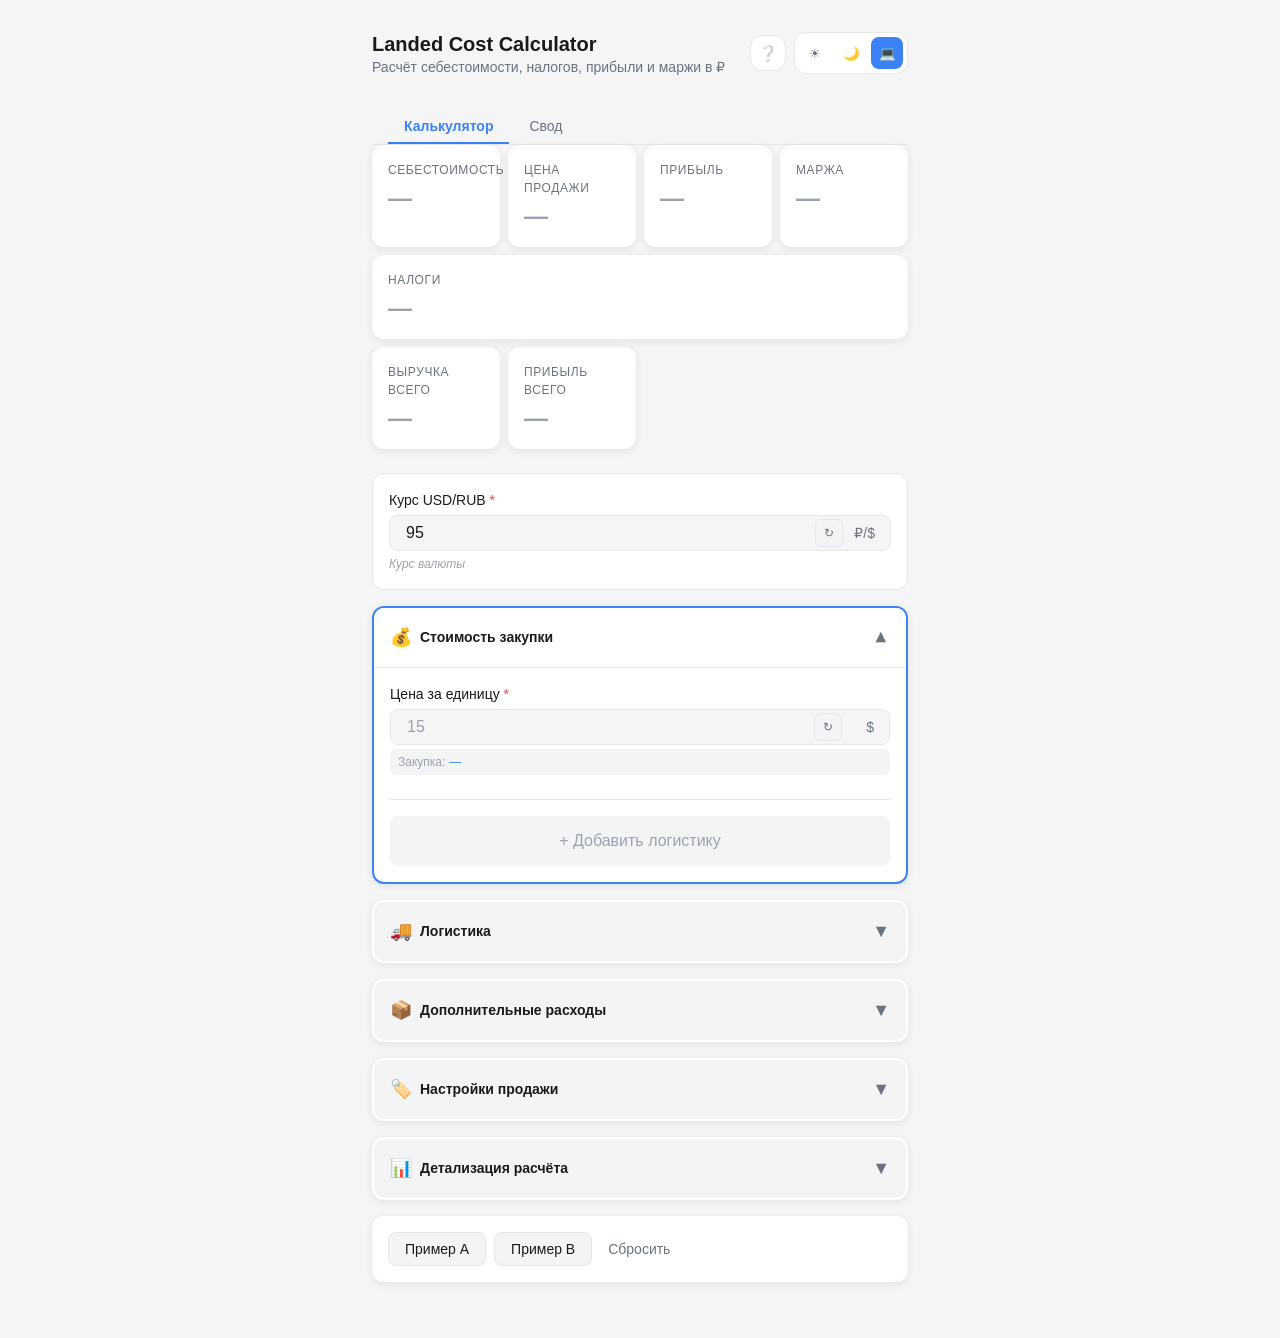
<file: index.html>
<!DOCTYPE html>
<html lang="ru" data-theme="system">
<head>
  <meta charset="UTF-8">
  <meta name="viewport" content="width=device-width, initial-scale=1.0, maximum-scale=1.0, user-scalable=no">
  <meta name="description" content="Калькулятор себестоимости и прибыли при закупке товаров">
  <meta name="theme-color" content="#3b82f6">
  <meta name="apple-mobile-web-app-capable" content="yes">
  <meta name="apple-mobile-web-app-status-bar-style" content="default">
  <meta name="apple-mobile-web-app-title" content="Landed Calc">
  
  <title>Landed Cost Calculator</title>
  
  <!-- PWA -->
  <link rel="manifest" href="manifest.json">
  <link rel="apple-touch-icon" href="icons/icon-192x192.png">
  
  <!-- Styles -->
  <link rel="stylesheet" href="css/tokens.css">
  <link rel="stylesheet" href="css/styles.css">
  <link rel="stylesheet" href="css/progressive-ui.css">
  
  <!-- Preconnect for performance -->
  <link rel="preconnect" href="https://fonts.googleapis.com">
</head>
<body>
  <div class="app">
    <!-- Header -->
    <header class="header">
      <div class="header-top">
        <div>
          <h1 class="header-title">Landed Cost Calculator</h1>
          <p class="header-subtitle">Расчёт себестоимости, налогов, прибыли и маржи в ₽</p>
        </div>
        <div class="header-actions">
          <button class="btn-help" id="btn-help" title="Как пользоваться">❔</button>
          <div class="theme-toggle">
          <button class="theme-btn" data-theme="light" title="Светлая тема">☀</button>
          <button class="theme-btn" data-theme="dark" title="Тёмная тема">🌙</button>
          <button class="theme-btn" data-theme="system" title="Системная тема">💻</button>
        </div>
        </div>
      </div>
    </header>

    <!-- Tab Navigation -->
    <nav class="tab-nav" role="tablist">
      <button class="tab-btn tab-btn--active" role="tab" data-tab="calculator" aria-selected="true">
        Калькулятор
      </button>
      <button class="tab-btn" role="tab" data-tab="summary" aria-selected="false">
        Свод
      </button>
    </nav>

    <!-- Tab Panels -->
    <div id="tab-calculator" class="tab-panel" role="tabpanel">

    <!-- KPI Section (Sticky) -->
    <section class="kpi-section">
      <div class="kpi-grid">
        <div class="kpi-card" id="kpi-total-cost">
          <div class="kpi-label">Себестоимость</div>
          <div class="kpi-value empty">—</div>
        </div>
        <div class="kpi-card" id="kpi-retail-price">
          <div class="kpi-label">Цена продажи</div>
          <div class="kpi-value empty">—</div>
        </div>
        <div class="kpi-card" id="kpi-profit">
          <div class="kpi-label">Прибыль</div>
          <div class="kpi-value profit empty">—</div>
        </div>
        <div class="kpi-card" id="kpi-margin">
          <div class="kpi-label">Маржа</div>
          <div class="kpi-value profit empty">—</div>
        </div>
        <div class="kpi-card full-width" id="kpi-taxes">
          <div class="kpi-label">Налоги</div>
          <div class="kpi-value cost empty">—</div>
        </div>
        <div class="kpi-card" id="kpi-total-revenue">
          <div class="kpi-label">Выручка всего</div>
          <div class="kpi-value empty">—</div>
        </div>
        <div class="kpi-card" id="kpi-batch-profit">
          <div class="kpi-label">Прибыль всего</div>
          <div class="kpi-value profit empty">—</div>
        </div>
      </div>
    </section>



    <!-- Exchange Rate Block (always visible at top) -->
    <div class="exchange-rate-block expanded" id="exchange-rate-block">
      <div class="block-body">
        <div class="form-group">
          <label class="form-label form-label-required" for="usd-rub-rate">Курс USD/RUB</label>
          <div class="input-wrapper with-preview">
            <input type="number" class="form-input" id="usd-rub-rate" placeholder="95" step="0.01" min="0.01">
            <span class="input-unit">₽/$</span>
            <button class="btn-last-used" data-field="usdRubRate" title="Последний курс">↻</button>
          </div>
          <div class="rate-source" id="rate-source"></div>
          <div class="form-error" id="error-usd-rub-rate" style="display: none;">
            <span>⚠</span> Курс должен быть больше 0
          </div>
        </div>
      </div>
    </div>

    <!-- Step 1: Quick Cost -->
    <div class="step-panel expanded" id="step-1" data-step="1">
      <div class="step-panel-header">
        <div class="step-title-group">
          <span class="step-icon">💰</span>
          <span class="step-title">Стоимость закупки</span>
        </div>
        <span class="step-toggle">▼</span>
      </div>
      <div class="step-panel-body">
        <div class="form-group">
          <label class="form-label form-label-required" for="unit-price-usd">Цена за единицу</label>
          <div class="input-wrapper with-preview">
            <input type="number" class="form-input" id="unit-price-usd" placeholder="15" step="0.01" min="0">
            <span class="input-unit">$</span>
            <button class="btn-last-used" data-field="unitPriceUsd" title="Последнее значение">↻</button>
          </div>
          <div class="inline-preview" id="preview-unit-price">
            <span class="preview-label">Закупка:</span>
            <span class="preview-value">—</span>
          </div>
          <div class="form-error" id="error-unit-price-usd" style="display: none;">
            <span>⚠</span> Обязательное поле
          </div>
        </div>

        <div class="step-cta">
          <button class="btn btn-cta" id="btn-expand-step-2" disabled>
            <span>+ Добавить логистику</span>
          </button>
        </div>

        <div class="step-summary" id="summary-step-1">
          <div class="summary-item">
            <span class="summary-label">Закупка:</span>
            <span class="summary-value" id="summary-purchase">—</span>
          </div>
        </div>
      </div>
    </div>

    <!-- Step 2: Logistics -->
    <div class="step-panel collapsed" id="step-2" data-step="2">
      <div class="step-panel-header">
        <div class="step-title-group">
          <span class="step-icon">🚚</span>
          <span class="step-title">Логистика</span>
        </div>
        <span class="step-toggle">▼</span>
      </div>
      <div class="step-panel-body">
        <div class="form-group">
          <label class="form-label form-label-required" for="unit-weight">Вес единицы</label>
          <div class="input-wrapper">
            <input type="number" class="form-input" id="unit-weight" placeholder="0.5" step="0.01" min="0">
            <span class="input-unit">кг</span>
          </div>
          <div class="form-error" id="error-unit-weight" style="display: none;"></div>
        </div>

        <div class="form-group">
          <label class="form-label form-label-required" for="cargo-rate-usd">Ставка карго</label>
          <div class="input-wrapper">
            <input type="number" class="form-input" id="cargo-rate-usd" placeholder="2" step="0.01" min="0">
            <span class="input-unit">$/кг</span>
            <button class="btn-last-used" data-field="cargoRateUsdPerKg" title="Последняя ставка">↻</button>
          </div>
          <div class="form-hint">Типично $2-5/кг</div>
          <div class="form-error" id="error-cargo-rate-usd" style="display: none;"></div>
        </div>

        <div class="form-group">
          <label class="form-label" for="local-delivery-rub">Локальная доставка</label>
          <div class="input-wrapper">
            <input type="number" class="form-input" id="local-delivery-rub" placeholder="0" step="0.01" min="0">
            <span class="input-unit">₽</span>
          </div>
          <div class="form-error" id="error-local-delivery-rub" style="display: none;"></div>
        </div>

        <div class="step-cta">
          <button class="btn btn-cta" id="btn-expand-step-3">
            <span>+ Добавить доп. расходы</span>
          </button>
        </div>

        <div class="step-summary" id="summary-step-2">
          <div class="summary-item">
            <span class="summary-label">Доставка:</span>
            <span class="summary-value" id="summary-cargo">—</span>
          </div>
          <div class="summary-item total">
            <span class="summary-label">Общая себестоимость:</span>
            <span class="summary-value" id="summary-total-cost-2">—</span>
          </div>
        </div>
      </div>
    </div>

    <!-- Step 3: Extra Costs -->
    <div class="step-panel collapsed" id="step-3" data-step="3">
      <div class="step-panel-header">
        <div class="step-title-group">
          <span class="step-icon">📦</span>
          <span class="step-title">Дополнительные расходы</span>
        </div>
        <span class="step-toggle">▼</span>
      </div>
      <div class="step-panel-body">
        <div class="form-group">
          <label class="form-label" for="insurance-rate">Страховка</label>
          <div class="toggle-slider-container">
            <div class="toggle-slider" id="insurance-slider" data-values="0,1,2,3,5" data-default="0">
              <div class="toggle-track">
                <div class="toggle-option" data-value="0">OFF</div>
                <div class="toggle-option" data-value="1">1%</div>
                <div class="toggle-option" data-value="2">2%</div>
                <div class="toggle-option" data-value="3">3%</div>
                <div class="toggle-option" data-value="5">5%</div>
              </div>
              <div class="toggle-thumb"></div>
            </div>
            <input type="hidden" id="insurance-rate" value="0">
          </div>
          <div class="form-hint">Обычно 1-3% от стоимости закупки</div>
          <div class="form-error" id="error-insurance-rate" style="display: none;"></div>
        </div>

        <div class="form-group">
          <label class="form-label" for="rework-rub">Переработка / брак</label>
          <div class="input-wrapper">
            <input type="number" class="form-input" id="rework-rub" placeholder="0" step="0.01" min="0">
            <span class="input-unit">₽</span>
          </div>
          <div class="form-error" id="error-rework-rub" style="display: none;"></div>
        </div>

        <div class="form-group">
          <label class="form-label" for="packaging-rub">Упаковка / маркировка</label>
          <div class="input-wrapper">
            <input type="number" class="form-input" id="packaging-rub" placeholder="0" step="0.01" min="0">
            <span class="input-unit">₽</span>
          </div>
          <div class="form-error" id="error-packaging-rub" style="display: none;"></div>
        </div>

        <div class="step-cta">
          <button class="btn btn-cta" id="btn-expand-step-4">
            <span>+ Настроить продажу</span>
          </button>
        </div>

        <div class="step-summary" id="summary-step-3">
          <div class="summary-item total">
            <span class="summary-label">Финальная себестоимость:</span>
            <span class="summary-value" id="summary-final-cost">—</span>
          </div>
        </div>
      </div>
    </div>

    <!-- Step 4: Sales Settings -->
    <div class="step-panel collapsed" id="step-4" data-step="4">
      <div class="step-panel-header">
        <div class="step-title-group">
          <span class="step-icon">🏷️</span>
          <span class="step-title">Настройки продажи</span>
        </div>
        <span class="step-toggle">▼</span>
      </div>
      <div class="step-panel-body">
        <div class="form-group">
          <label class="form-label" for="markup-rate">Наценка</label>
          <div class="slider-container">
            <div class="range-slider" id="markup-slider">
              <input type="range" id="markup-range" min="0" max="300" value="100" step="5">
              <div class="slider-track">
                <div class="slider-fill"></div>
              </div>
              <div class="slider-thumb"></div>
            </div>
            <div class="slider-value-display">
              <input type="number" class="form-input slider-input" id="markup-rate" value="100" min="0" max="300" step="5">
              <span class="input-unit">%</span>
            </div>
          </div>
          <div class="slider-presets">
            <button class="preset-btn" data-value="50">50%</button>
            <button class="preset-btn" data-value="100">100%</button>
            <button class="preset-btn" data-value="150">150%</button>
            <button class="preset-btn" data-value="200">200%</button>
          </div>
          <div class="slider-preview" id="markup-preview">
            <span class="preview-icon">💰</span>
            <span class="preview-text">Цена продажи: <strong id="preview-retail">—</strong></span>
            <span class="preview-divider">|</span>
            <span class="preview-icon">📈</span>
            <span class="preview-text">Прибыль: <strong id="preview-profit">—</strong></span>
          </div>
          <div class="form-error" id="error-markup-rate" style="display: none;"></div>
        </div>

        <div class="form-group">
          <label class="form-label" for="tax-rate">Налоги</label>
          <div class="segmented-control" id="tax-control">
            <button class="segment-btn active" data-value="0">0%</button>
            <button class="segment-btn" data-value="0.06">6% УСН</button>
            <button class="segment-btn" data-value="0.07">7% АУСН</button>
            <button class="segment-btn" data-value="0.15">15% УСН</button>
            <button class="segment-btn" data-value="0.20">20% ОСНО</button>
            <button class="segment-btn segment-custom" data-custom="true">...</button>
          </div>
          <div class="custom-tax-input" id="custom-tax-container" style="display: none;">
            <div class="input-wrapper">
              <input type="number" class="form-input" id="tax-rate-custom" placeholder="Введите %" step="0.01" min="0" max="100">
              <span class="input-unit">%</span>
            </div>
          </div>
          <input type="hidden" id="tax-rate" value="0">
          <div class="form-error" id="error-tax-rate" style="display: none;"></div>
        </div>

        <!-- Quantity field -->
        <div class="form-group">
          <label class="form-label" for="quantity">Количество единиц</label>
          <div class="input-wrapper">
            <input type="number" class="form-input" id="quantity" placeholder="например, 500" min="1" step="1">
          </div>
          <div class="form-hint">Для расчёта выручки и прибыли партии</div>
        </div>
      </div>
    </div>

    <!-- Results Section -->
    <div class="step-panel collapsed" id="section-results" data-step="results">
      <div class="step-panel-header">
        <div class="step-title-group">
          <span class="step-icon">📊</span>
          <span class="step-title">Детализация расчёта</span>
        </div>
        <span class="step-toggle">▼</span>
      </div>
      <div class="step-panel-body">
        <div class="results-list">
          <div class="result-item">
            <span class="result-label">Закупка в ₽</span>
            <span class="result-value empty" id="result-purchase">—</span>
          </div>
          <div class="result-item">
            <span class="result-label">Стоимость доставки</span>
            <span class="result-value empty" id="result-cargo">—</span>
          </div>
          <div class="result-item">
            <span class="result-label">Страховка</span>
            <span class="result-value empty" id="result-insurance">—</span>
          </div>
          <div class="result-item">
            <span class="result-label">Итоговая себестоимость</span>
            <span class="result-value empty" id="result-total-cost">—</span>
          </div>
          <div class="result-item">
            <span class="result-label">Розничная цена</span>
            <span class="result-value empty" id="result-retail">—</span>
          </div>
          <div class="result-item">
            <span class="result-label">Налоги</span>
            <span class="result-value empty" id="result-taxes">—</span>
          </div>
          <div class="result-item">
            <span class="result-label">Прибыль на единицу</span>
            <span class="result-value empty" id="result-profit">—</span>
          </div>
          <div class="result-item">
            <span class="result-label">Маржа</span>
            <span class="result-value empty" id="result-margin">—</span>
          </div>
        </div>

        <!-- Visual Breakdown -->
        <div class="breakdown-section">
          <h4 class="breakdown-title">Структура стоимости</h4>
          <div class="composition-bar" id="composition-bar">
            <!-- Segments will be rendered by JS -->
          </div>
          <div class="breakdown-legend" id="breakdown-legend">
            <!-- Legend items will be rendered by JS -->
          </div>
          <div class="summary-text" id="summary-text">
            Заполните обязательные поля для расчёта
          </div>
        </div>
      </div>
    </div>
    </div><!-- end tab-calculator -->

    <!-- Tab 2: Summary -->
    <div id="tab-summary" class="tab-panel tab-panel--hidden" role="tabpanel">
      <div class="summary-header">
        <h2 class="summary-title">Свод по товарам</h2>
        <button class="btn btn-primary" id="btn-add-from-calc">
          + Добавить из калькулятора
        </button>
        <button class="btn btn-secondary" id="btn-add-empty-row">
          + Добавить строку
        </button>
      </div>

      <div class="summary-table-wrap">
        <table class="summary-table" id="summary-table">
          <thead>
            <tr>
              <th>Товар</th>
              <th>Кол-во</th>
              <th>Себест. ед. ₽</th>
              <th>Общие затраты ₽</th>
              <th>Розн. цена ед. ₽</th>
              <th>Прибыль ед. ₽</th>
              <th>Выручка всего ₽</th>
              <th>Прибыль всего ₽</th>
              <th>Маржа %</th>
              <th></th>
            </tr>
          </thead>
          <tbody id="summary-tbody">
            <!-- rows rendered by JS -->
          </tbody>
          <tfoot id="summary-tfoot">
            <!-- ИТОГО row rendered by JS -->
          </tfoot>
        </table>
      </div>

      <p class="summary-empty" id="summary-empty-msg">
        Добавьте товары, чтобы увидеть сводку
      </p>
    </div>

    <!-- Action Strip -->
    <div class="action-strip">
      <button class="btn btn-secondary" id="btn-example-a">Пример A</button>
      <button class="btn btn-secondary" id="btn-example-b">Пример B</button>
      <button class="btn btn-text" id="btn-reset">Сбросить</button>
    </div>
  </div>

  <!-- Bottom Sheet / Modal -->
  <div class="bottom-sheet-overlay" id="bottom-sheet-overlay">
    <div class="bottom-sheet">
      <div class="bottom-sheet-header">
        <h3 class="bottom-sheet-title" id="sheet-title">Что нужно заполнить</h3>
        <button class="bottom-sheet-close" id="sheet-close">×</button>
      </div>
      <div id="sheet-content">
        <!-- Content will be rendered by JS -->
      </div>
    </div>
  </div>

  <!-- Toast -->
  <div class="toast" id="toast"></div>

  <!-- Scripts -->
  <script type="module" src="js/app.js"></script>
</body>
</html>
</file>
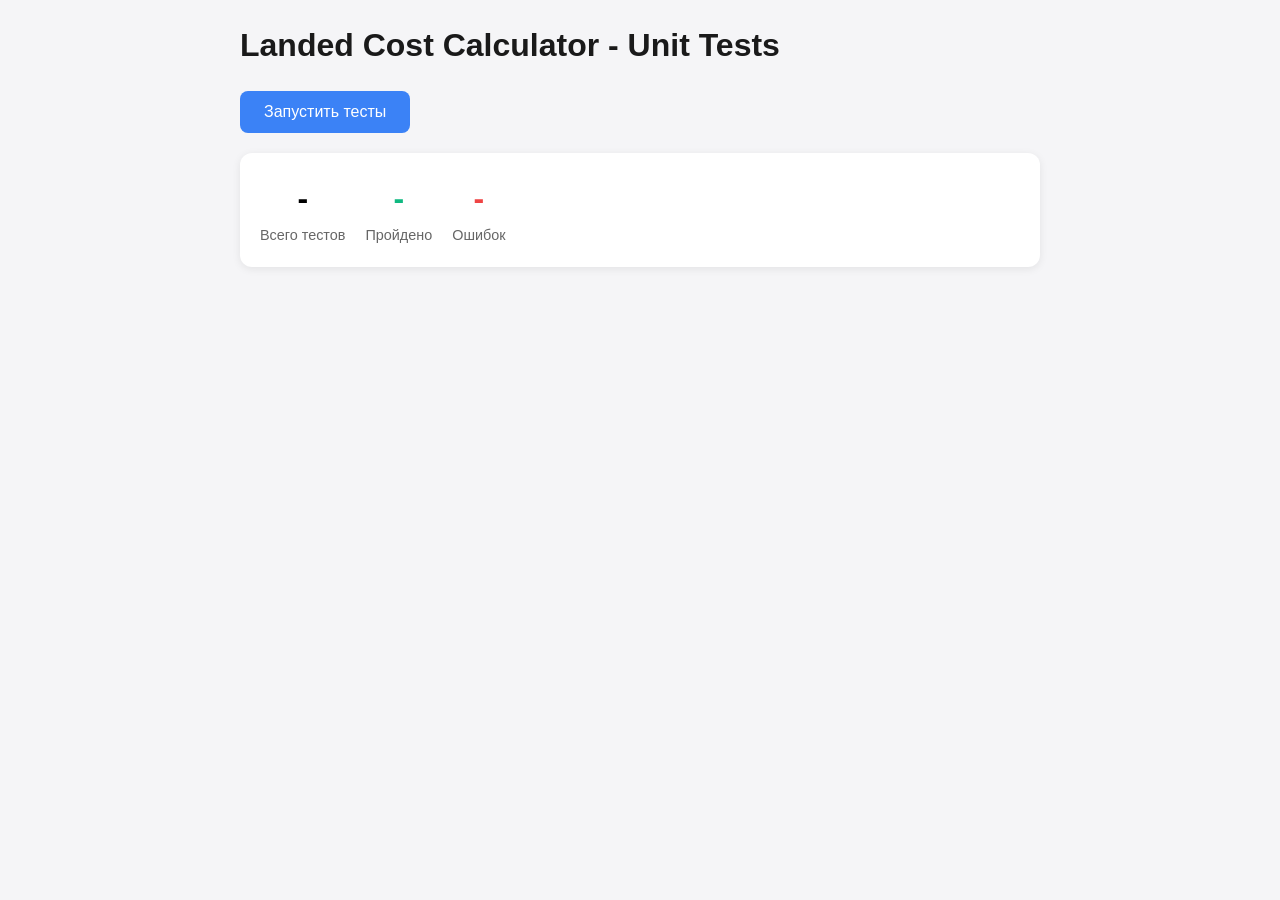
<file: tests.html>
<!DOCTYPE html>
<html lang="ru">
<head>
  <meta charset="UTF-8">
  <meta name="viewport" content="width=device-width, initial-scale=1.0">
  <title>Landed Cost Calculator - Unit Tests</title>
  <style>
    * { box-sizing: border-box; margin: 0; padding: 0; }
    body {
      font-family: -apple-system, BlinkMacSystemFont, 'Segoe UI', Roboto, sans-serif;
      padding: 20px;
      background: #f5f5f7;
      line-height: 1.6;
    }
    .container { max-width: 800px; margin: 0 auto; }
    h1 { margin-bottom: 20px; color: #1a1a1a; }
    h2 { margin: 20px 0 10px; color: #333; font-size: 1.1em; }
    .summary {
      background: white;
      padding: 20px;
      border-radius: 12px;
      margin-bottom: 20px;
      box-shadow: 0 2px 8px rgba(0,0,0,0.08);
    }
    .summary-stats { display: flex; gap: 20px; flex-wrap: wrap; }
    .stat { text-align: center; }
    .stat-value { font-size: 2em; font-weight: bold; }
    .stat-label { color: #666; font-size: 0.9em; }
    .pass { color: #10b981; }
    .fail { color: #ef4444; }
    .test-group { margin-bottom: 10px; }
    .test {
      background: white;
      padding: 12px 16px;
      border-radius: 8px;
      margin-bottom: 8px;
      display: flex;
      justify-content: space-between;
      align-items: center;
      box-shadow: 0 1px 3px rgba(0,0,0,0.05);
    }
    .test.pass { border-left: 4px solid #10b981; }
    .test.fail { border-left: 4px solid #ef4444; }
    .test-name { font-weight: 500; }
    .test-status { font-weight: bold; }
    .test-error { 
      font-size: 0.85em; 
      color: #666; 
      margin-top: 4px;
      width: 100%;
    }
    .details { 
      font-family: monospace; 
      font-size: 0.8em; 
      color: #888;
      margin-top: 4px;
    }
    .run-btn {
      background: #3b82f6;
      color: white;
      border: none;
      padding: 12px 24px;
      border-radius: 8px;
      font-size: 1em;
      cursor: pointer;
      margin-bottom: 20px;
    }
    .run-btn:hover { background: #2563eb; }
    .run-btn:disabled { opacity: 0.5; cursor: not-allowed; }
  </style>
</head>
<body>
  <div class="container">
    <h1>Landed Cost Calculator - Unit Tests</h1>
    
    <button class="run-btn" id="run-tests">Запустить тесты</button>
    
    <div class="summary">
      <div class="summary-stats">
        <div class="stat">
          <div class="stat-value" id="total-tests">-</div>
          <div class="stat-label">Всего тестов</div>
        </div>
        <div class="stat">
          <div class="stat-value pass" id="passed-tests">-</div>
          <div class="stat-label">Пройдено</div>
        </div>
        <div class="stat">
          <div class="stat-value fail" id="failed-tests">-</div>
          <div class="stat-label">Ошибок</div>
        </div>
      </div>
    </div>
    
    <div id="results"></div>
  </div>

  <script type="module">
    // Test framework
    const results = [];
    let currentGroup = '';
    
    function group(name) {
      currentGroup = name;
    }
    
    function test(name, fn) {
      try {
        fn();
        results.push({ group: currentGroup, name, status: 'pass', error: null });
      } catch (error) {
        results.push({ group: currentGroup, name, status: 'fail', error: error.message });
      }
    }
    
    function assertEqual(actual, expected, message) {
      if (Math.abs(actual - expected) > 0.01) {
        throw new Error(`${message || 'Assertion failed'}: expected ${expected}, got ${actual}`);
      }
    }
    
    function assertNull(value, message) {
      if (value !== null) {
        throw new Error(`${message || 'Expected null'}: got ${value}`);
      }
    }
    
    function assertNotNull(value, message) {
      if (value === null) {
        throw new Error(message || 'Expected non-null value');
      }
    }
    
    function assertTrue(value, message) {
      if (!value) {
        throw new Error(message || 'Expected true');
      }
    }
    
    function assertFalse(value, message) {
      if (value) {
        throw new Error(message || 'Expected false');
      }
    }
    
    // Import modules
    const moduleCache = {};
    
    async function loadModule(path) {
      if (moduleCache[path]) return moduleCache[path];
      const module = await import(path);
      moduleCache[path] = module;
      return module;
    }
    
    // Run all tests
    async function runTests() {
      results.length = 0;
      
      const formulas = await loadModule('../js/formulas.js');
      const formatters = await loadModule('../js/formatters.js');
      const validation = await loadModule('../js/validation.js');
      
      // TC-01: Spreadsheet baseline (Example A)
      group('TC-01: Spreadsheet baseline (Example A)');
      test('Example A calculations match expected values', () => {
        const input = {
          unitPriceUsd: 15,
          usdRubRate: 95,
          localDeliveryRub: 20,
          cargoRateUsdPerKg: 2,
          unitWeightKg: 0.5,
          insuranceRate: 3.7,
          reworkRub: 50,
          packagingRub: 30,
          markupRate: 1.0,  // 100% markup as decimal
          taxRate: 6
        };

        const output = formulas.calculateAll(input);

        assertEqual(output.purchaseRub, 1425, 'Purchase in RUB');
        assertEqual(output.cargoCostRub, 95, 'Cargo cost');  // 0.5 * 2 * 95
        assertEqual(output.insuranceRub, 52.73, 'Insurance');
        assertEqual(output.totalCostRub, 1672.73, 'Total cost');
        assertEqual(output.retailPriceRub, 3345.46, 'Retail price');
        assertEqual(output.taxRub, 200.73, 'Taxes');
        assertEqual(output.profitRub, 1472.00, 'Profit');
        assertEqual(output.marginRate, 0.44, 'Margin rate');
      });
      
      // TC-02: Percent whole-number normalization
      group('TC-02: Percent whole-number normalization');
      test('100 -> 1', () => {
        assertEqual(formulas.normalizePercent(100), 1, '100% should be 1.0');
      });
      test('6 -> 0.06', () => {
        assertEqual(formulas.normalizePercent(6), 0.06, '6% should be 0.06');
      });
      test('3.7 -> 0.037', () => {
        assertEqual(formulas.normalizePercent(3.7), 0.037, '3.7% should be 0.037');
      });
      
      // TC-03: Percent decimal normalization
      group('TC-03: Percent decimal normalization');
      test('1 -> 1', () => {
        assertEqual(formulas.normalizePercent(1), 1, '1.0 should remain 1.0');
      });
      test('0.06 -> 0.06', () => {
        assertEqual(formulas.normalizePercent(0.06), 0.06, '0.06 should remain 0.06');
      });
      test('0.037 -> 0.037', () => {
        assertEqual(formulas.normalizePercent(0.037), 0.037, '0.037 should remain 0.037');
      });
      
      // TC-04: Zero tax
      group('TC-04: Zero tax');
      test('Zero tax calculation', () => {
        const input = {
          unitPriceUsd: 15,
          usdRubRate: 95,
          localDeliveryRub: 20,
          cargoRateUsdPerKg: 2,
          unitWeightKg: 0.5,
          insuranceRate: 0,
          reworkRub: 50,
          packagingRub: 30,
          markupRate: 1.0,  // 100% markup as decimal
          taxRate: 0
        };

        const output = formulas.calculateAll(input);

        assertEqual(output.taxRub, 0, 'Tax should be 0');
        assertEqual(output.profitRub, 1620, 'Profit should include no tax deduction');  // 3240 - 1620
      });
      
      // TC-05: Zero markup
      group('TC-05: Zero markup');
      test('Zero markup calculation', () => {
        const input = {
          unitPriceUsd: 15,
          usdRubRate: 95,
          localDeliveryRub: 20,
          cargoRateUsdPerKg: 2,
          unitWeightKg: 0.5,
          insuranceRate: 0,
          reworkRub: 50,
          packagingRub: 30,
          markupRate: 0,  // 0% markup
          taxRate: 6
        };
        
        const output = formulas.calculateAll(input);
        
        assertEqual(output.retailPriceRub, output.totalCostRub, 'Retail should equal total cost');
        assertEqual(output.profitRub, -output.taxRub, 'Profit should be negative (tax only)');
      });
      
      // TC-06: Safe division
      group('TC-06: Safe division');
      test('Zero retail produces margin 0', () => {
        const margin = formulas.calculateMarginRate(100, 0);
        assertEqual(margin, 0, 'Margin should be 0 when retail is 0');
      });
      test('Normal margin calculation', () => {
        const margin = formulas.calculateMarginRate(440, 1000);
        assertEqual(margin, 0.44, 'Margin should be 44%');
      });
      
      // TC-07: Cargo dependency check
      group('TC-07: Cargo dependency check');
      test('Cargo cost calculation', () => {
        const cargo = formulas.calculateCargoCostRub(0.5, 2, 100);
        assertEqual(cargo, 100, 'Cargo should be weight × rate × exchange');
      });
      test('Cargo with zero weight', () => {
        const cargo = formulas.calculateCargoCostRub(0, 2, 100);
        assertEqual(cargo, 0, 'Cargo should be 0 with zero weight');
      });
      
      // TC-08: Total sum integrity
      group('TC-08: Total sum integrity');
      test('All cost components included', () => {
        const input = {
          unitPriceUsd: 15,
          usdRubRate: 95,
          localDeliveryRub: 20,
          cargoRateUsdPerKg: 2,
          unitWeightKg: 0.5,
          insuranceRate: 3.7,
          reworkRub: 50,
          packagingRub: 30,
          markupRate: 1.0,  // 100% markup as decimal
          taxRate: 6
        };
        
        const output = formulas.calculateAll(input);
        const manualTotal = output.purchaseRub + 20 + output.cargoCostRub + output.insuranceRub + 50 + 30;
        
        assertEqual(output.totalCostRub, manualTotal, 'Total cost should include all components');
      });
      
      // TC-09: Negative input rejection
      group('TC-09: Negative input rejection');
      test('Negative price returns null', () => {
        const purchase = formulas.calculatePurchaseRub(-15, 95);
        assertNull(purchase, 'Negative price should return null');
      });
      test('Negative rate returns null', () => {
        const purchase = formulas.calculatePurchaseRub(15, -95);
        assertNull(purchase, 'Negative rate should return null');
      });
      
      // TC-10: Empty required field
      group('TC-10: Empty required field');
      test('Null inputs produce null outputs', () => {
        const input = {
          unitPriceUsd: null,
          usdRubRate: null,
          localDeliveryRub: null,
          cargoRateUsdPerKg: null,
          unitWeightKg: null,
          insuranceRate: null,
          reworkRub: null,
          packagingRub: null,
          markupRate: null,
          taxRate: null
        };
        
        const output = formulas.calculateAll(input);
        
        assertNull(output.purchaseRub, 'Purchase should be null');
        assertNull(output.totalCostRub, 'Total cost should be null');
        assertNull(output.retailPriceRub, 'Retail price should be null');
        assertNull(output.profitRub, 'Profit should be null');
      });
      
      // Formatters tests
      group('Formatters: Currency formatting');
      test('RUB format with spaces', () => {
        const formatted = formatters.formatRub(1599.95);
        assertTrue(formatted.includes('1 599,95'), 'Should format with Russian locale');
        assertTrue(formatted.includes('₽'), 'Should include ruble symbol');
      });
      test('Null value shows placeholder', () => {
        const formatted = formatters.formatRub(null);
        assertEqual(formatted, '—', 'Null should show em-dash');
      });
      
      // Validation tests
      group('Validation: Field validation');
      test('Valid positive number passes', () => {
        const result = validation.validateField('usdRubRate', 95);
        assertTrue(result.isValid, 'Valid rate should pass');
      });
      test('Negative exchange rate fails', () => {
        const result = validation.validateField('usdRubRate', -95);
        assertFalse(result.isValid, 'Negative rate should fail');
      });
      test('Empty required field fails', () => {
        const result = validation.validateField('unitPriceUsd', null);
        assertFalse(result.isValid, 'Empty required field should fail');
      });
      
      // TC-11: Markup > 100% bug fix
      group('TC-11: Markup > 100% bug fix');
      test('Markup 85% - correct calculation', () => {
        const totalCost = 100;
        const retail = formulas.calculateRetailPriceRub(totalCost, 0.85);  // 85% markup
        assertEqual(retail, 185, '85% markup should give 185');
      });
      test('Markup 110% - correct calculation', () => {
        const totalCost = 100;
        const retail = formulas.calculateRetailPriceRub(totalCost, 1.10);  // 110% markup
        assertEqual(retail, 210, '110% markup should give 210');
      });
      test('Markup 200% - correct calculation', () => {
        const totalCost = 100;
        const retail = formulas.calculateRetailPriceRub(totalCost, 2.0);  // 200% markup
        assertEqual(retail, 300, '200% markup should give 300');
      });
      test('Markup 300% - correct calculation', () => {
        const totalCost = 100;
        const retail = formulas.calculateRetailPriceRub(totalCost, 3.0);  // 300% markup
        assertEqual(retail, 400, '300% markup should give 400');
      });
      
      // Example B tests
      group('Example B: Alternative scenario');
      test('Example B calculations match expected values', () => {
        const input = {
          unitPriceUsd: 10,
          usdRubRate: 98,
          localDeliveryRub: 30,
          cargoRateUsdPerKg: 2.5,
          unitWeightKg: 0.8,
          insuranceRate: 3,
          reworkRub: 40,
          packagingRub: 25,
          markupRate: 0.8,  // 80% markup as decimal
          taxRate: 6
        };

        const output = formulas.calculateAll(input);

        assertEqual(output.purchaseRub, 980, 'Purchase in RUB');
        assertEqual(output.cargoCostRub, 196, 'Cargo cost');  // 0.8 * 2.5 * 98
        assertEqual(output.insuranceRub, 29.40, 'Insurance');
        assertEqual(output.totalCostRub, 1300.40, 'Total cost');
        assertEqual(output.retailPriceRub, 2340.72, 'Retail price');
        assertEqual(output.taxRub, 140.44, 'Taxes');
        assertEqual(output.profitRub, 899.88, 'Profit');
        assertEqual(output.marginRate, 0.384, 'Margin rate');
      });
      
      // Render results
      renderResults();
    }
    
    function renderResults() {
      const total = results.length;
      const passed = results.filter(r => r.status === 'pass').length;
      const failed = results.filter(r => r.status === 'fail').length;
      
      document.getElementById('total-tests').textContent = total;
      document.getElementById('passed-tests').textContent = passed;
      document.getElementById('failed-tests').textContent = failed;
      
      const resultsDiv = document.getElementById('results');
      resultsDiv.innerHTML = '';
      
      // Group results
      const groups = {};
      results.forEach(r => {
        if (!groups[r.group]) groups[r.group] = [];
        groups[r.group].push(r);
      });
      
      Object.entries(groups).forEach(([groupName, tests]) => {
        const groupDiv = document.createElement('div');
        groupDiv.className = 'test-group';
        
        const title = document.createElement('h2');
        title.textContent = groupName;
        groupDiv.appendChild(title);
        
        tests.forEach(test => {
          const testDiv = document.createElement('div');
          testDiv.className = `test ${test.status}`;
          
          const nameSpan = document.createElement('span');
          nameSpan.className = 'test-name';
          nameSpan.textContent = test.name;
          
          const statusSpan = document.createElement('span');
          statusSpan.className = `test-status ${test.status}`;
          statusSpan.textContent = test.status === 'pass' ? '✓ PASS' : '✗ FAIL';
          
          testDiv.appendChild(nameSpan);
          testDiv.appendChild(statusSpan);
          
          if (test.error) {
            const errorDiv = document.createElement('div');
            errorDiv.className = 'test-error';
            errorDiv.textContent = test.error;
            testDiv.appendChild(errorDiv);
          }
          
          groupDiv.appendChild(testDiv);
        });
        
        resultsDiv.appendChild(groupDiv);
      });
    }
    
    document.getElementById('run-tests').addEventListener('click', async () => {
      const btn = document.getElementById('run-tests');
      btn.disabled = true;
      btn.textContent = 'Тестирование...';
      
      await runTests();
      
      btn.disabled = false;
      btn.textContent = 'Перезапустить тесты';
    });
  </script>
</body>
</html>
</file>
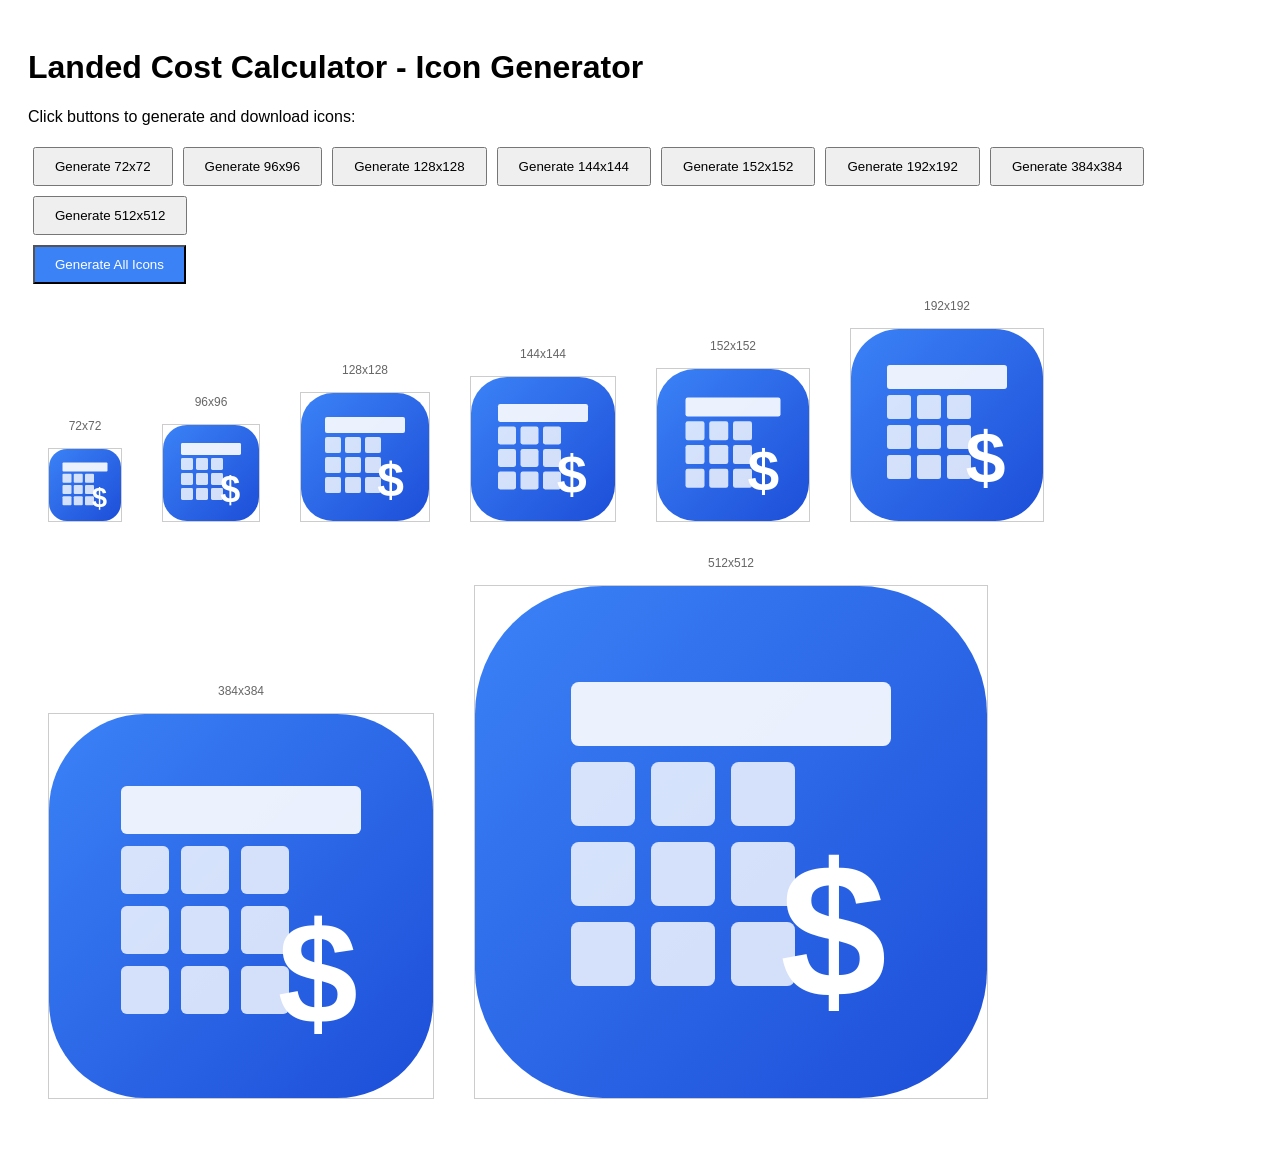
<file: icons/icon-generator.html>
<!DOCTYPE html>
<html>
<head>
  <title>Icon Generator</title>
  <style>
    body { font-family: sans-serif; padding: 20px; }
    canvas { border: 1px solid #ccc; margin: 10px; }
    button { padding: 10px 20px; margin: 5px; cursor: pointer; }
  </style>
</head>
<body>
  <h1>Landed Cost Calculator - Icon Generator</h1>
  <p>Click buttons to generate and download icons:</p>
  <div id="buttons"></div>
  <div id="canvases"></div>
  
  <script>
    const sizes = [72, 96, 128, 144, 152, 192, 384, 512];
    
    // SVG content
    const svgContent = `<svg xmlns="http://www.w3.org/2000/svg" viewBox="0 0 512 512">
  <defs>
    <linearGradient id="grad" x1="0%" y1="0%" x2="100%" y2="100%">
      <stop offset="0%" style="stop-color:#3b82f6;stop-opacity:1" />
      <stop offset="100%" style="stop-color:#1d4ed8;stop-opacity:1" />
    </linearGradient>
  </defs>
  <rect width="512" height="512" rx="128" fill="url(#grad)"/>
  <g transform="translate(96, 96)" fill="white">
    <rect x="16" y="16" width="288" height="64" rx="8" fill="white" opacity="0.9"/>
    <rect x="16" y="104" width="64" height="64" rx="8" opacity="0.8"/>
    <rect x="96" y="104" width="64" height="64" rx="8" opacity="0.8"/>
    <rect x="176" y="104" width="64" height="64" rx="8" opacity="0.8"/>
    <rect x="16" y="184" width="64" height="64" rx="8" opacity="0.8"/>
    <rect x="96" y="184" width="64" height="64" rx="8" opacity="0.8"/>
    <rect x="176" y="184" width="64" height="64" rx="8" opacity="0.8"/>
    <rect x="16" y="264" width="64" height="64" rx="8" opacity="0.8"/>
    <rect x="96" y="264" width="64" height="64" rx="8" opacity="0.8"/>
    <rect x="176" y="264" width="64" height="64" rx="8" opacity="0.8"/>
    <text x="280" y="340" font-family="Arial, sans-serif" font-size="120" font-weight="bold" fill="white">$</text>
  </g>
</svg>`;
    
    function generateIcon(size) {
      const canvas = document.createElement('canvas');
      canvas.width = size;
      canvas.height = size;
      const ctx = canvas.getContext('2d');
      
      // Draw gradient background
      const gradient = ctx.createLinearGradient(0, 0, size, size);
      gradient.addColorStop(0, '#3b82f6');
      gradient.addColorStop(1, '#1d4ed8');
      ctx.fillStyle = gradient;
      
      // Draw rounded rect
      const r = size * 0.25;
      ctx.beginPath();
      ctx.roundRect(0, 0, size, size, r);
      ctx.fill();
      
      // Draw calculator symbol
      ctx.fillStyle = 'rgba(255,255,255,0.9)';
      const pad = size * 0.1875;
      const displayH = size * 0.125;
      ctx.beginPath();
      ctx.roundRect(pad, pad, size - pad * 2, displayH, size * 0.015);
      ctx.fill();
      
      // Draw buttons
      const btnSize = size * 0.125;
      const btnGap = size * 0.03125;
      const startY = pad + displayH + btnGap;
      
      ctx.fillStyle = 'rgba(255,255,255,0.8)';
      for (let row = 0; row < 3; row++) {
        for (let col = 0; col < 3; col++) {
          const x = pad + col * (btnSize + btnGap);
          const y = startY + row * (btnSize + btnGap);
          ctx.beginPath();
          ctx.roundRect(x, y, btnSize, btnSize, size * 0.015);
          ctx.fill();
        }
      }
      
      // Draw dollar symbol
      ctx.fillStyle = 'white';
      ctx.font = `bold ${size * 0.375}px Arial`;
      ctx.textAlign = 'center';
      ctx.textBaseline = 'middle';
      ctx.fillText('$', size * 0.7, size * 0.7);
      
      return canvas;
    }
    
    function downloadCanvas(canvas, filename) {
      const link = document.createElement('a');
      link.download = filename;
      link.href = canvas.toDataURL('image/png');
      link.click();
    }
    
    const buttonsDiv = document.getElementById('buttons');
    const canvasesDiv = document.getElementById('canvases');
    
    sizes.forEach(size => {
      const btn = document.createElement('button');
      btn.textContent = `Generate ${size}x${size}`;
      btn.onclick = () => {
        const canvas = generateIcon(size);
        downloadCanvas(canvas, `icon-${size}x${size}.png`);
      };
      buttonsDiv.appendChild(btn);
    });
    
    // Generate all at once button
    const allBtn = document.createElement('button');
    allBtn.textContent = 'Generate All Icons';
    allBtn.style.background = '#3b82f6';
    allBtn.style.color = 'white';
    allBtn.onclick = async () => {
      for (const size of sizes) {
        const canvas = generateIcon(size);
        downloadCanvas(canvas, `icon-${size}x${size}.png`);
        await new Promise(r => setTimeout(r, 100));
      }
    };
    buttonsDiv.appendChild(document.createElement('br'));
    buttonsDiv.appendChild(allBtn);
    
    // Preview
    sizes.forEach(size => {
      const canvas = generateIcon(size);
      const wrapper = document.createElement('div');
      wrapper.style.display = 'inline-block';
      wrapper.style.textAlign = 'center';
      wrapper.style.margin = '10px';
      
      const label = document.createElement('div');
      label.textContent = `${size}x${size}`;
      label.style.fontSize = '12px';
      label.style.color = '#666';
      label.style.marginBottom = '5px';
      
      wrapper.appendChild(label);
      wrapper.appendChild(canvas);
      canvasesDiv.appendChild(wrapper);
    });
  </script>
</body>
</html>
</file>
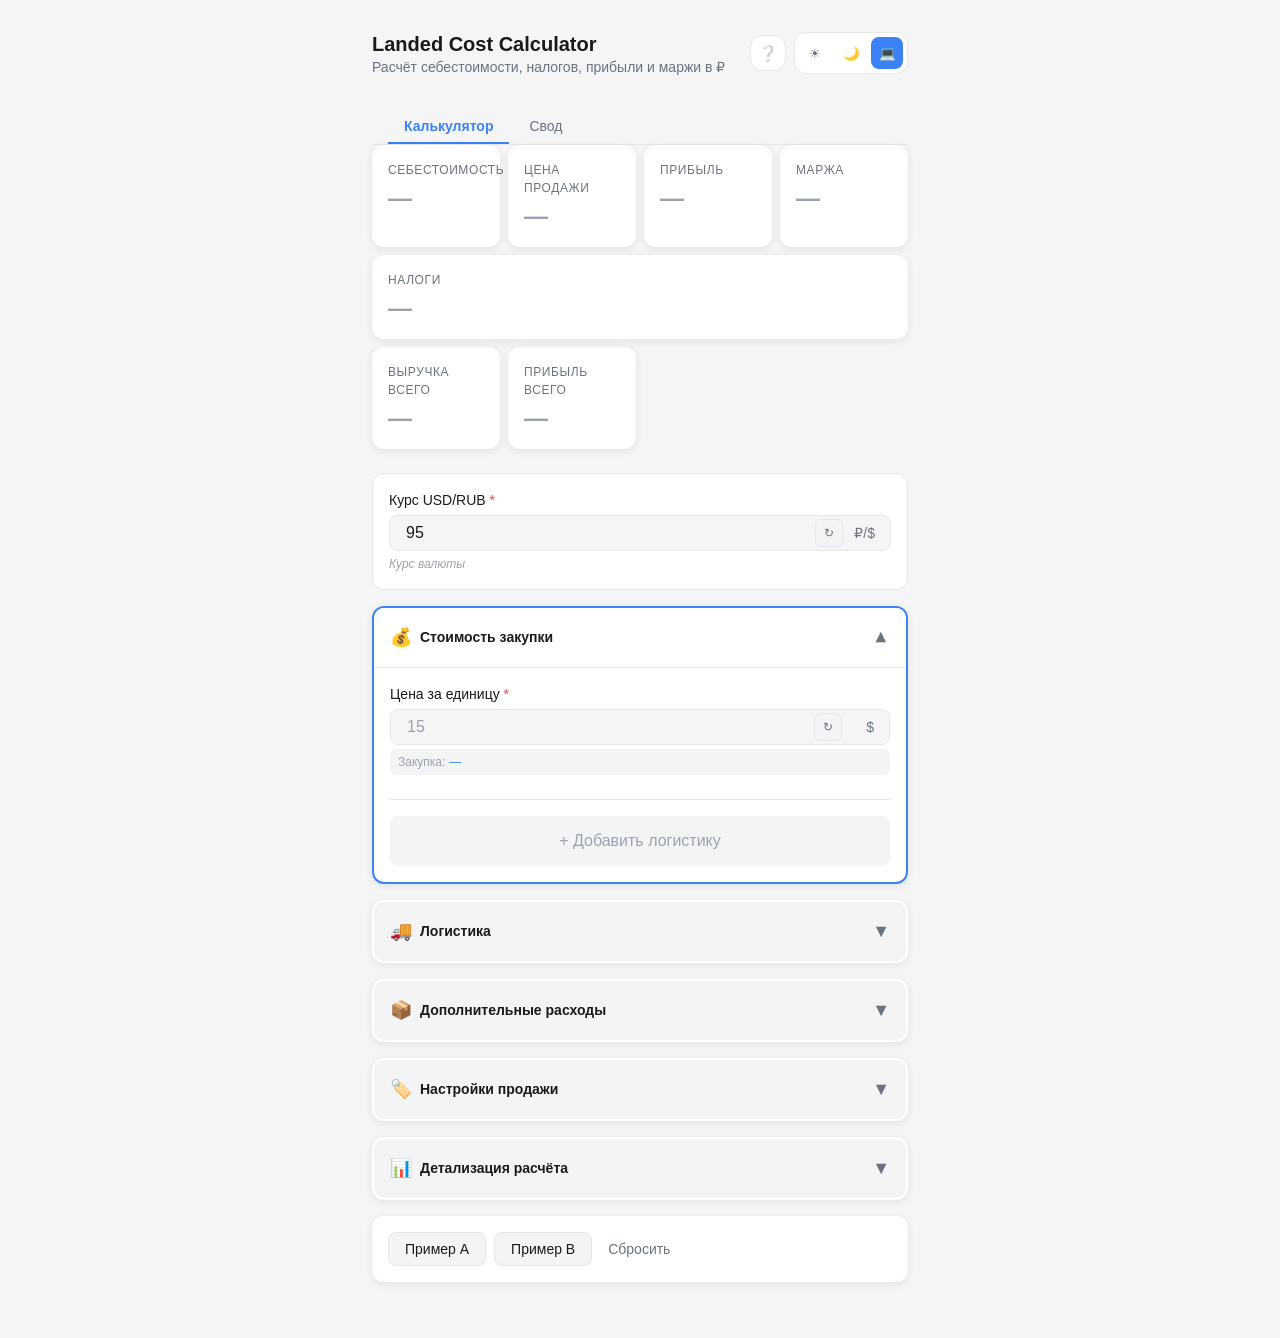
<file: portable/calculator.html>
<!DOCTYPE html>
<html lang="ru" data-theme="system">
<head>
  <meta charset="UTF-8">
  <meta name="viewport" content="width=device-width, initial-scale=1.0, maximum-scale=1.0, user-scalable=no">
  <meta name="description" content="Калькулятор себестоимости и прибыли при закупке товаров">
  <meta name="theme-color" content="#3b82f6">
  <meta name="apple-mobile-web-app-capable" content="yes">
  <meta name="apple-mobile-web-app-status-bar-style" content="default">
  <meta name="apple-mobile-web-app-title" content="Landed Calc">
  
  <title>Landed Cost Calculator</title>
  
  <!-- PWA -->
  <link rel="manifest" href="manifest.json">
  <link rel="apple-touch-icon" href="icons/icon-192x192.png">
  
  <!-- Styles -->
  
  
  
  
  <!-- Preconnect for performance -->
  <link rel="preconnect" href="https://fonts.googleapis.com">
<style>
/* CSS Custom Properties - Design Tokens */
/* Theme variables for Landed Cost Calculator */

:root {
  /* Light theme (default) */
  --color-bg: #f5f5f7;
  --color-surface: #ffffff;
  --color-surface-elevated: #ffffff;
  --color-text-primary: #1a1a1a;
  --color-text-secondary: #6b7280;
  --color-text-tertiary: #9ca3af;
  --color-border: #e5e7eb;
  --color-border-focus: #3b82f6;
  --color-accent: #3b82f6;
  --color-accent-hover: #2563eb;
  --color-success: #10b981;
  --color-success-bg: #d1fae5;
  --color-warning: #f59e0b;
  --color-warning-bg: #fef3c7;
  --color-error: #ef4444;
  --color-error-bg: #fee2e2;
  --color-profit: #10b981;
  --color-cost: #ef4444;
  --color-kpi-bg: #f3f4f6;
  
  /* Shadows */
  --shadow-sm: 0 1px 2px 0 rgba(0, 0, 0, 0.05);
  --shadow-md: 0 4px 6px -1px rgba(0, 0, 0, 0.1), 0 2px 4px -1px rgba(0, 0, 0, 0.06);
  --shadow-lg: 0 10px 15px -3px rgba(0, 0, 0, 0.1), 0 4px 6px -2px rgba(0, 0, 0, 0.05);
  --shadow-card: 0 2px 8px rgba(0, 0, 0, 0.08);
  
  /* Spacing */
  --space-xs: 0.25rem;
  --space-sm: 0.5rem;
  --space-md: 1rem;
  --space-lg: 1.5rem;
  --space-xl: 2rem;
  --space-2xl: 3rem;
  
  /* Border radius */
  --radius-sm: 0.375rem;
  --radius-md: 0.5rem;
  --radius-lg: 0.75rem;
  --radius-xl: 1rem;
  
  /* Typography */
  --font-family: -apple-system, BlinkMacSystemFont, 'Segoe UI', Roboto, 'Helvetica Neue', Arial, sans-serif;
  --font-size-xs: 0.75rem;
  --font-size-sm: 0.875rem;
  --font-size-base: 1rem;
  --font-size-lg: 1.125rem;
  --font-size-xl: 1.25rem;
  --font-size-2xl: 1.5rem;
  --font-size-3xl: 2rem;
  
  --font-weight-normal: 400;
  --font-weight-medium: 500;
  --font-weight-semibold: 600;
  --font-weight-bold: 700;
  
  /* Line height */
  --line-height-tight: 1.25;
  --line-height-normal: 1.5;
  --line-height-relaxed: 1.75;
  
  /* Transitions */
  --transition-fast: 150ms ease;
  --transition-normal: 250ms ease;
  --transition-slow: 350ms ease;
  
  /* Z-index scale */
  --z-base: 0;
  --z-dropdown: 100;
  --z-sticky: 200;
  --z-modal: 300;
  --z-tooltip: 400;
  --z-toast: 500;
}

/* Dark theme */
[data-theme="dark"] {
  --color-bg: #0f0f12;
  --color-surface: #1a1a1e;
  --color-surface-elevated: #242428;
  --color-text-primary: #f5f5f7;
  --color-text-secondary: #a1a1aa;
  --color-text-tertiary: #71717a;
  --color-border: #27272a;
  --color-border-focus: #60a5fa;
  --color-accent: #60a5fa;
  --color-accent-hover: #3b82f6;
  --color-success: #34d399;
  --color-success-bg: #064e3b;
  --color-warning: #fbbf24;
  --color-warning-bg: #78350f;
  --color-error: #f87171;
  --color-error-bg: #7f1d1d;
  --color-profit: #34d399;
  --color-cost: #f87171;
  --color-kpi-bg: #27272a;
  
  --shadow-sm: 0 1px 2px 0 rgba(0, 0, 0, 0.3);
  --shadow-md: 0 4px 6px -1px rgba(0, 0, 0, 0.4), 0 2px 4px -1px rgba(0, 0, 0, 0.2);
  --shadow-lg: 0 10px 15px -3px rgba(0, 0, 0, 0.5), 0 4px 6px -2px rgba(0, 0, 0, 0.3);
  --shadow-card: 0 2px 8px rgba(0, 0, 0, 0.3);
}

/* System theme preference */
@media (prefers-color-scheme: dark) {
  [data-theme="system"] {
    --color-bg: #0f0f12;
    --color-surface: #1a1a1e;
    --color-surface-elevated: #242428;
    --color-text-primary: #f5f5f7;
    --color-text-secondary: #a1a1aa;
    --color-text-tertiary: #71717a;
    --color-border: #27272a;
    --color-border-focus: #60a5fa;
    --color-accent: #60a5fa;
    --color-accent-hover: #3b82f6;
    --color-success: #34d399;
    --color-success-bg: #064e3b;
    --color-warning: #fbbf24;
    --color-warning-bg: #78350f;
    --color-error: #f87171;
    --color-error-bg: #7f1d1d;
    --color-profit: #34d399;
    --color-cost: #f87171;
    --color-kpi-bg: #27272a;
    
    --shadow-sm: 0 1px 2px 0 rgba(0, 0, 0, 0.3);
    --shadow-md: 0 4px 6px -1px rgba(0, 0, 0, 0.4), 0 2px 4px -1px rgba(0, 0, 0, 0.2);
    --shadow-lg: 0 10px 15px -3px rgba(0, 0, 0, 0.5), 0 4px 6px -2px rgba(0, 0, 0, 0.3);
    --shadow-card: 0 2px 8px rgba(0, 0, 0, 0.3);
  }
}
/* Landed Cost Calculator - Main Styles */
/* Mobile-first PWA styles */

@import url('tokens.css');

/* Reset and base styles */
*, *::before, *::after {
  box-sizing: border-box;
  margin: 0;
  padding: 0;
}

html {
  font-size: 16px;
  -webkit-text-size-adjust: 100%;
  -webkit-font-smoothing: antialiased;
  -moz-osx-font-smoothing: grayscale;
}

body {
  font-family: var(--font-family);
  font-size: var(--font-size-base);
  line-height: var(--line-height-normal);
  color: var(--color-text-primary);
  background-color: var(--color-bg);
  min-height: 100vh;
  overflow-x: hidden;
}

/* App container */
.app {
  max-width: 480px;
  margin: 0 auto;
  padding: var(--space-md);
  padding-bottom: calc(var(--space-xl) + 80px);
}

/* Header */
.header {
  margin-bottom: var(--space-lg);
}

.header-top {
  display: flex;
  justify-content: space-between;
  align-items: flex-start;
  gap: var(--space-md);
  margin-bottom: var(--space-sm);
}

.header-title {
  font-size: var(--font-size-xl);
  font-weight: var(--font-weight-bold);
  color: var(--color-text-primary);
  line-height: var(--line-height-tight);
}

.header-subtitle {
  font-size: var(--font-size-sm);
  color: var(--color-text-secondary);
  line-height: var(--line-height-normal);
}

/* Header actions */
.header-actions {
  display: flex;
  align-items: center;
  gap: var(--space-sm);
}

/* Help button */
.btn-help {
  width: 36px;
  height: 36px;
  display: flex;
  align-items: center;
  justify-content: center;
  background: var(--color-surface);
  border: 1px solid var(--color-border);
  border-radius: var(--radius-lg);
  color: var(--color-text-secondary);
  font-size: var(--font-size-base);
  cursor: pointer;
  transition: all var(--transition-fast);
}

.btn-help:hover {
  background: var(--color-accent);
  border-color: var(--color-accent);
  color: white;
}

/* Theme toggle */
.theme-toggle {
  display: flex;
  background: var(--color-surface);
  border: 1px solid var(--color-border);
  border-radius: var(--radius-lg);
  padding: var(--space-xs);
  gap: var(--space-xs);
}

.theme-btn {
  display: flex;
  align-items: center;
  justify-content: center;
  width: 32px;
  height: 32px;
  border: none;
  border-radius: var(--radius-md);
  background: transparent;
  color: var(--color-text-secondary);
  cursor: pointer;
  transition: all var(--transition-fast);
}

.theme-btn:hover {
  color: var(--color-text-primary);
  background: var(--color-kpi-bg);
}

.theme-btn.active {
  color: var(--color-accent);
  background: var(--color-accent);
  color: white;
}

/* Action strip */
.action-strip {
  display: flex;
  flex-wrap: wrap;
  gap: var(--space-sm);
  margin-bottom: var(--space-lg);
  padding: var(--space-md);
  background: var(--color-surface);
  border-radius: var(--radius-lg);
  box-shadow: var(--shadow-card);
}

.btn {
  display: inline-flex;
  align-items: center;
  justify-content: center;
  gap: var(--space-xs);
  padding: var(--space-sm) var(--space-md);
  font-family: inherit;
  font-size: var(--font-size-sm);
  font-weight: var(--font-weight-medium);
  border: none;
  border-radius: var(--radius-md);
  cursor: pointer;
  transition: all var(--transition-fast);
  white-space: nowrap;
}

.btn-primary {
  background: var(--color-accent);
  color: white;
}

.btn-primary:hover {
  background: var(--color-accent-hover);
}

.btn-secondary {
  background: var(--color-kpi-bg);
  color: var(--color-text-primary);
  border: 1px solid var(--color-border);
}

.btn-secondary:hover {
  background: var(--color-border);
}

.btn-text {
  background: transparent;
  color: var(--color-text-secondary);
  padding: var(--space-sm);
}

.btn-text:hover {
  color: var(--color-text-primary);
}

/* KPI Section */
.kpi-section {
  margin-bottom: var(--space-lg);
}

.kpi-grid {
  display: grid;
  grid-template-columns: repeat(2, 1fr);
  gap: var(--space-sm);
}

.kpi-card {
  background: var(--color-surface);
  border-radius: var(--radius-lg);
  padding: var(--space-md);
  box-shadow: var(--shadow-card);
  transition: transform var(--transition-fast), box-shadow var(--transition-fast);
  min-width: 0;
}

.kpi-card:hover {
  transform: translateY(-2px);
  box-shadow: var(--shadow-md);
}

.kpi-card.pulse {
  animation: pulse 0.6s ease;
}

@keyframes pulse {
  0%, 100% { transform: scale(1); }
  50% { transform: scale(1.02); }
}

.kpi-card.full-width {
  grid-column: 1 / -1;
}

.kpi-label {
  font-size: var(--font-size-xs);
  color: var(--color-text-secondary);
  text-transform: uppercase;
  letter-spacing: 0.05em;
  margin-bottom: var(--space-xs);
}

.kpi-value {
  font-size: var(--font-size-2xl);
  font-weight: var(--font-weight-bold);
  color: var(--color-text-primary);
  line-height: var(--line-height-tight);
  overflow-wrap: anywhere;
  word-break: break-word;
}

.kpi-value.profit {
  color: var(--color-profit);
}

.kpi-value.cost {
  color: var(--color-cost);
}

.kpi-value.empty {
  color: var(--color-text-tertiary);
}

/* Card styles */
.card {
  background: var(--color-surface);
  border-radius: var(--radius-lg);
  margin-bottom: var(--space-md);
  box-shadow: var(--shadow-card);
  overflow: hidden;
}

.card-header {
  display: flex;
  align-items: center;
  justify-content: space-between;
  padding: var(--space-md);
  background: var(--color-kpi-bg);
  cursor: pointer;
  transition: background var(--transition-fast);
  user-select: none;
}

.card-header:hover {
  background: var(--color-border);
}

.card-title {
  font-size: var(--font-size-sm);
  font-weight: var(--font-weight-semibold);
  color: var(--color-text-primary);
  text-transform: uppercase;
  letter-spacing: 0.05em;
}

.card-toggle {
  font-size: var(--font-size-lg);
  color: var(--color-text-secondary);
  transition: transform var(--transition-normal);
}

.card.expanded .card-toggle {
  transform: rotate(180deg);
}

.card-body {
  padding: var(--space-md);
  display: none;
}

.card.expanded .card-body {
  display: block;
  animation: slideDown 0.2s ease;
}

@keyframes slideDown {
  from {
    opacity: 0;
    transform: translateY(-10px);
  }
  to {
    opacity: 1;
    transform: translateY(0);
  }
}

/* Form fields */
.form-group {
  margin-bottom: var(--space-md);
}

.form-group:last-child {
  margin-bottom: 0;
}

.form-label {
  display: block;
  font-size: var(--font-size-sm);
  font-weight: var(--font-weight-medium);
  color: var(--color-text-primary);
  margin-bottom: var(--space-xs);
}

.form-label-required::after {
  content: ' *';
  color: var(--color-error);
}

.input-wrapper {
  position: relative;
  display: flex;
  align-items: center;
}

.form-input {
  width: 100%;
  padding: var(--space-sm) var(--space-md);
  padding-right: 60px;
  font-family: inherit;
  font-size: var(--font-size-base);
  color: var(--color-text-primary);
  background: var(--color-bg);
  border: 1px solid var(--color-border);
  border-radius: var(--radius-md);
  transition: border-color var(--transition-fast), box-shadow var(--transition-fast);
  -webkit-appearance: none;
  appearance: none;
}

.form-input:focus {
  outline: none;
  border-color: var(--color-border-focus);
  box-shadow: 0 0 0 3px rgba(59, 130, 246, 0.1);
}

.form-input::placeholder {
  color: var(--color-text-tertiary);
}

.form-input.error {
  border-color: var(--color-error);
  background: var(--color-error-bg);
}

.form-input.error:focus {
  box-shadow: 0 0 0 3px rgba(239, 68, 68, 0.1);
}

.input-unit {
  position: absolute;
  right: var(--space-md);
  font-size: var(--font-size-sm);
  color: var(--color-text-secondary);
  pointer-events: none;
}

.form-error {
  display: flex;
  align-items: center;
  gap: var(--space-xs);
  margin-top: var(--space-xs);
  font-size: var(--font-size-xs);
  color: var(--color-error);
}

.form-hint {
  margin-top: var(--space-xs);
  font-size: var(--font-size-xs);
  color: var(--color-text-tertiary);
}

/* Results section */
.results-list {
  display: grid;
  gap: var(--space-sm);
}

.result-item {
  display: flex;
  justify-content: space-between;
  align-items: center;
  padding: var(--space-sm) 0;
  border-bottom: 1px solid var(--color-border);
}

.result-item:last-child {
  border-bottom: none;
}

.result-label {
  font-size: var(--font-size-sm);
  color: var(--color-text-secondary);
}

.result-value {
  font-size: var(--font-size-base);
  font-weight: var(--font-weight-semibold);
  color: var(--color-text-primary);
  font-variant-numeric: tabular-nums;
  overflow-wrap: anywhere;
  word-break: break-word;
}

.result-value.empty {
  color: var(--color-text-tertiary);
}

/* Breakdown visualization */
.breakdown-section {
  margin-top: var(--space-lg);
  padding-top: var(--space-lg);
  border-top: 1px solid var(--color-border);
}

.breakdown-title {
  font-size: var(--font-size-sm);
  font-weight: var(--font-weight-semibold);
  color: var(--color-text-primary);
  margin-bottom: var(--space-md);
}

.composition-bar {
  display: flex;
  height: 32px;
  border-radius: var(--radius-md);
  overflow: hidden;
  margin-bottom: var(--space-md);
  background: var(--color-kpi-bg);
}

.composition-segment {
  transition: width var(--transition-normal);
  min-width: 4px;
}

.composition-segment.purchase { background: #3b82f6; }
.composition-segment.local-delivery { background: #8b5cf6; }
.composition-segment.cargo { background: #f59e0b; }
.composition-segment.insurance { background: #10b981; }
.composition-segment.rework { background: #ef4444; }
.composition-segment.packaging { background: #6b7280; }
.composition-segment.taxes { background: #ec4899; }
.composition-segment.profit { background: #22c55e; }

.breakdown-legend {
  display: grid;
  grid-template-columns: repeat(2, 1fr);
  gap: var(--space-sm);
}

.legend-item {
  display: flex;
  align-items: center;
  gap: var(--space-xs);
  font-size: var(--font-size-xs);
  color: var(--color-text-secondary);
}

.legend-color {
  width: 12px;
  height: 12px;
  border-radius: var(--radius-sm);
  flex-shrink: 0;
}

.summary-text {
  margin-top: var(--space-md);
  padding: var(--space-md);
  background: var(--color-kpi-bg);
  border-radius: var(--radius-md);
  font-size: var(--font-size-sm);
  color: var(--color-text-secondary);
  text-align: center;
  font-style: italic;
}

/* Bottom sheet / Modal */
.bottom-sheet-overlay {
  position: fixed;
  top: 0;
  left: 0;
  right: 0;
  bottom: 0;
  background: rgba(0, 0, 0, 0.5);
  z-index: var(--z-modal);
  opacity: 0;
  visibility: hidden;
  transition: opacity var(--transition-normal), visibility var(--transition-normal);
}

.bottom-sheet-overlay.active {
  opacity: 1;
  visibility: visible;
}

.bottom-sheet {
  position: fixed;
  left: 0;
  right: 0;
  bottom: 0;
  max-width: 480px;
  margin: 0 auto;
  background: var(--color-surface);
  border-radius: var(--radius-xl) var(--radius-xl) 0 0;
  padding: var(--space-lg);
  padding-bottom: calc(var(--space-xl) + env(safe-area-inset-bottom, 20px));
  z-index: var(--z-modal);
  transform: translateY(100%);
  transition: transform var(--transition-normal);
  max-height: 80vh;
  overflow-y: auto;
}

.bottom-sheet-overlay.active .bottom-sheet {
  transform: translateY(0);
}

.bottom-sheet-header {
  display: flex;
  justify-content: space-between;
  align-items: center;
  margin-bottom: var(--space-lg);
}

.bottom-sheet-title {
  font-size: var(--font-size-lg);
  font-weight: var(--font-weight-semibold);
  color: var(--color-text-primary);
}

.bottom-sheet-close {
  width: 32px;
  height: 32px;
  display: flex;
  align-items: center;
  justify-content: center;
  background: var(--color-kpi-bg);
  border: none;
  border-radius: var(--radius-md);
  color: var(--color-text-secondary);
  cursor: pointer;
  font-size: var(--font-size-lg);
}

.bottom-sheet-close:hover {
  background: var(--color-border);
  color: var(--color-text-primary);
}

/* Checklist */
.checklist {
  list-style: none;
}

.checklist-item {
  display: flex;
  align-items: center;
  gap: var(--space-md);
  padding: var(--space-md);
  margin-bottom: var(--space-sm);
  background: var(--color-kpi-bg);
  border-radius: var(--radius-md);
  cursor: pointer;
  transition: background var(--transition-fast);
}

.checklist-item:hover {
  background: var(--color-border);
}

.checklist-item.completed {
  opacity: 0.5;
}

.checklist-icon {
  width: 24px;
  height: 24px;
  display: flex;
  align-items: center;
  justify-content: center;
  border-radius: 50%;
  background: var(--color-error-bg);
  color: var(--color-error);
  font-size: var(--font-size-sm);
  flex-shrink: 0;
}

.checklist-item.completed .checklist-icon {
  background: var(--color-success-bg);
  color: var(--color-success);
}

.checklist-text {
  font-size: var(--font-size-sm);
  color: var(--color-text-primary);
}

/* Help content */
.help-content {
  font-size: var(--font-size-sm);
  color: var(--color-text-secondary);
  line-height: var(--line-height-relaxed);
}

.help-content p {
  margin-bottom: var(--space-md);
}

.help-content ul {
  margin-left: var(--space-lg);
  margin-bottom: var(--space-md);
}

.help-content li {
  margin-bottom: var(--space-xs);
}

.help-content code {
  background: var(--color-kpi-bg);
  padding: var(--space-xs) var(--space-sm);
  border-radius: var(--radius-sm);
  font-family: 'Monaco', 'Menlo', monospace;
  font-size: var(--font-size-xs);
}

/* Instruction modal content */
.instruction-content {
  font-size: var(--font-size-sm);
  color: var(--color-text-primary);
  line-height: var(--line-height-relaxed);
}

.instruction-title {
  font-size: var(--font-size-lg);
  font-weight: var(--font-weight-semibold);
  color: var(--color-text-primary);
  margin-bottom: var(--space-lg);
  text-align: center;
}

.instruction-step {
  padding: var(--space-md) 0;
  border-bottom: 1px solid var(--color-border);
}

.instruction-step:last-child {
  border-bottom: none;
}

.instruction-step-header {
  display: flex;
  align-items: center;
  gap: var(--space-sm);
  margin-bottom: var(--space-xs);
}

.instruction-step-icon {
  font-size: var(--font-size-lg);
}

.instruction-step-title {
  font-weight: var(--font-weight-semibold);
  color: var(--color-text-primary);
}

.instruction-step-desc {
  color: var(--color-text-secondary);
  font-size: var(--font-size-sm);
  padding-left: calc(var(--space-lg) + var(--space-sm));
}

.instruction-tips {
  margin-top: var(--space-lg);
  padding: var(--space-md);
  background: var(--color-kpi-bg);
  border-radius: var(--radius-md);
}

.instruction-tips-title {
  font-weight: var(--font-weight-semibold);
  color: var(--color-text-primary);
  margin-bottom: var(--space-sm);
}

.instruction-tips-list {
  list-style: none;
  margin: 0;
  padding: 0;
}

.instruction-tips-list li {
  display: flex;
  align-items: flex-start;
  gap: var(--space-sm);
  margin-bottom: var(--space-xs);
  font-size: var(--font-size-xs);
  color: var(--color-text-secondary);
}

.instruction-tips-list li::before {
  content: '•';
  color: var(--color-accent);
  font-weight: bold;
}

/* Toast notification */
.toast {
  position: fixed;
  bottom: calc(var(--space-xl) + env(safe-area-inset-bottom, 20px));
  left: 50%;
  transform: translateX(-50%) translateY(100px);
  background: var(--color-surface-elevated);
  color: var(--color-text-primary);
  padding: var(--space-md) var(--space-lg);
  border-radius: var(--radius-lg);
  box-shadow: var(--shadow-lg);
  z-index: var(--z-toast);
  opacity: 0;
  transition: all var(--transition-normal);
  max-width: 90%;
  text-align: center;
}

.toast.show {
  transform: translateX(-50%) translateY(0);
  opacity: 1;
}

.toast.success {
  background: var(--color-success);
  color: white;
}

/* Responsive adjustments */
@media (min-width: 640px) {
  .app {
    max-width: 600px;
    padding: var(--space-xl);
  }
  
  .kpi-grid {
    grid-template-columns: repeat(4, 1fr);
  }
  
  .breakdown-legend {
    grid-template-columns: repeat(4, 1fr);
  }
}

/* Focus visible for accessibility */
:focus-visible {
  outline: 2px solid var(--color-accent);
  outline-offset: 2px;
}

/* Reduced motion */
@media (prefers-reduced-motion: reduce) {
  *, *::before, *::after {
    animation-duration: 0.01ms !important;
    animation-iteration-count: 1 !important;
    transition-duration: 0.01ms !important;
  }
}

/* Touch device optimizations */
/* Exchange Rate Block - Always visible at top */
.exchange-rate-block {
  background: var(--color-surface);
  border: 1px solid var(--color-border);
  border-radius: var(--radius-lg);
  margin-bottom: var(--space-md);
  overflow: hidden;
}

.exchange-rate-block .block-header {
  display: flex;
  align-items: center;
  justify-content: space-between;
  padding: var(--space-md);
  background: var(--color-surface-elevated);
  border-bottom: 1px solid var(--color-border);
}

.exchange-rate-block .block-title-group {
  display: flex;
  align-items: center;
  gap: var(--space-sm);
}

.exchange-rate-block .block-icon {
  font-size: var(--font-size-lg);
}

.exchange-rate-block .block-title {
  font-size: var(--font-size-base);
  font-weight: var(--font-weight-semibold);
  color: var(--color-text-primary);
}

.exchange-rate-block .block-body {
  padding: var(--space-md);
}

.exchange-rate-block.expanded .block-body {
  display: block;
}

@media (hover: none) {
  .btn:hover {
    transform: none;
  }
  
  .kpi-card:hover {
    transform: none;
  }
}

/* Tab Navigation */
.tab-nav {
  display: flex;
  gap: 4px;
  padding: 8px 16px 0;
  border-bottom: 1px solid var(--color-border);
}

.tab-btn {
  padding: 8px 16px;
  border: none;
  background: none;
  cursor: pointer;
  font-size: 14px;
  color: var(--color-text-secondary);
  border-bottom: 2px solid transparent;
  transition: color 0.15s, border-color 0.15s;
}

.tab-btn--active {
  color: var(--color-accent);
  border-bottom-color: var(--color-accent);
  font-weight: 600;
}

.tab-panel--hidden {
  display: none;
}

/* Summary Table Styles */
.summary-header {
  display: flex;
  align-items: center;
  gap: 8px;
  padding: 16px;
  flex-wrap: wrap;
}

.summary-title {
  flex: 1;
  font-size: 18px;
  font-weight: 600;
  margin: 0;
}

.summary-table-wrap {
  overflow-x: auto;
  padding: 0 8px 16px;
}

.summary-table {
  width: 100%;
  border-collapse: collapse;
  font-size: 13px;
  min-width: 700px;
}

.summary-table th,
.summary-table td {
  padding: 8px 6px;
  text-align: right;
  border-bottom: 1px solid var(--color-border);
}

.summary-table th:first-child,
.summary-table td:first-child {
  text-align: left;
}

.summary-input {
  width: 80px;
  border: 1px solid var(--color-border);
  border-radius: 4px;
  padding: 4px 6px;
  font-size: 13px;
  text-align: right;
  background: var(--color-surface);
  color: var(--color-text);
}

.summary-input:first-child {
  width: 120px;
  text-align: left;
}

.summary-computed {
  color: var(--color-text-secondary);
}

.summary-totals-row td {
  border-top: 2px solid var(--color-border);
  font-weight: 600;
}

.btn-delete-row {
  background: none;
  border: none;
  cursor: pointer;
  color: var(--color-text-secondary);
  font-size: 14px;
  padding: 4px;
}

.btn-delete-row:hover {
  color: #ef4444;
}

.summary-empty {
  text-align: center;
  color: var(--color-text-secondary);
  padding: 32px 16px;
}
/* Progressive UI Components */
/* Step-based calculator interface */

/* Step Panel */
.step-panel {
  background: var(--color-surface);
  border-radius: var(--radius-lg);
  margin-bottom: var(--space-md);
  box-shadow: var(--shadow-card);
  overflow: hidden;
  transition: all var(--transition-normal);
  border: 2px solid transparent;
}

.step-panel.expanded {
  border-color: var(--color-accent);
}

.step-panel.locked {
  opacity: 0.6;
  pointer-events: none;
}

.step-panel.ready:not(.expanded):not(.locked) {
  border-color: var(--color-accent);
  animation: border-pulse 2s ease-in-out infinite;
}

@keyframes border-pulse {
  0%, 100% { border-color: rgba(59, 130, 246, 0.3); }
  50% { border-color: rgba(59, 130, 246, 0.8); }
}

.step-panel-header {
  display: flex;
  align-items: center;
  justify-content: space-between;
  padding: var(--space-md);
  background: var(--color-kpi-bg);
  cursor: pointer;
  transition: background var(--transition-fast);
  user-select: none;
}

.step-panel.expanded .step-panel-header {
  background: var(--color-surface);
  border-bottom: 1px solid var(--color-border);
}

.step-panel-header:hover {
  background: var(--color-border);
}

.step-title-group {
  display: flex;
  align-items: center;
  gap: var(--space-sm);
}

.step-icon {
  font-size: var(--font-size-lg);
}

.step-title {
  font-size: var(--font-size-sm);
  font-weight: var(--font-weight-semibold);
  color: var(--color-text-primary);
}

.step-toggle {
  font-size: var(--font-size-lg);
  color: var(--color-text-secondary);
  transition: transform var(--transition-normal);
}

.step-panel.expanded .step-toggle {
  transform: rotate(180deg);
}

.step-panel-body {
  padding: var(--space-md);
  display: none;
}

.step-panel.expanded .step-panel-body {
  display: block;
  animation: slideDown 0.2s ease;
}

@keyframes slideDown {
  from {
    opacity: 0;
    transform: translateY(-10px);
  }
  to {
    opacity: 1;
    transform: translateY(0);
  }
}

/* Step Summary (shown when collapsed) */
.step-summary {
  display: none;
  padding-top: var(--space-md);
  margin-top: var(--space-md);
  border-top: 1px solid var(--color-border);
}

.step-panel:not(.expanded) .step-summary {
  display: block;
}

.step-panel.expanded .step-summary {
  display: none;
}

.summary-item {
  display: flex;
  justify-content: space-between;
  align-items: center;
  padding: var(--space-xs) 0;
  font-size: var(--font-size-sm);
}

.summary-item.total {
  font-weight: var(--font-weight-semibold);
  color: var(--color-text-primary);
  padding-top: var(--space-sm);
  border-top: 1px dashed var(--color-border);
  margin-top: var(--space-xs);
}

.summary-label {
  color: var(--color-text-secondary);
}

.summary-value {
  color: var(--color-text-primary);
  font-variant-numeric: tabular-nums;
}

/* Step CTA Button */
.step-cta {
  margin-top: var(--space-lg);
  padding-top: var(--space-md);
  border-top: 1px solid var(--color-border);
}

.btn-cta {
  display: flex;
  align-items: center;
  justify-content: center;
  width: 100%;
  padding: var(--space-md);
  background: var(--color-accent);
  color: white;
  border: none;
  border-radius: var(--radius-md);
  font-size: var(--font-size-base);
  font-weight: var(--font-weight-medium);
  cursor: pointer;
  transition: all var(--transition-fast);
  gap: var(--space-sm);
}

.btn-cta:hover:not(:disabled) {
  background: var(--color-accent-hover);
  transform: translateY(-1px);
}

.btn-cta:disabled {
  background: var(--color-kpi-bg);
  color: var(--color-text-tertiary);
  cursor: not-allowed;
}

.btn-cta.pulse {
  animation: cta-pulse 1.5s ease-in-out infinite;
}

@keyframes cta-pulse {
  0%, 100% { 
    box-shadow: 0 0 0 0 rgba(59, 130, 246, 0.4);
    transform: scale(1);
  }
  50% { 
    box-shadow: 0 0 0 12px rgba(59, 130, 246, 0);
    transform: scale(1.02);
  }
}

/* Inline Previews */
.input-wrapper.with-preview {
  position: relative;
}

.inline-preview {
  display: flex;
  align-items: center;
  gap: var(--space-xs);
  margin-top: var(--space-xs);
  padding: var(--space-xs) var(--space-sm);
  background: var(--color-kpi-bg);
  border-radius: var(--radius-sm);
  font-size: var(--font-size-xs);
}

.preview-label {
  color: var(--color-text-tertiary);
}

.preview-value {
  color: var(--color-accent);
  font-weight: var(--font-weight-medium);
  font-variant-numeric: tabular-nums;
  overflow-wrap: anywhere;
  word-break: break-word;
}

/* Rate Source Indicator */
.rate-source {
  margin-top: var(--space-xs);
  font-size: var(--font-size-xs);
  color: var(--color-text-tertiary);
  font-style: italic;
}

.rate-source.cbr {
  color: var(--color-text-secondary);
}

.rate-source.default {
  color: var(--color-text-tertiary);
}

/* Last Used Button */
.btn-last-used {
  position: absolute;
  right: 48px;
  width: 28px;
  height: 28px;
  display: flex;
  align-items: center;
  justify-content: center;
  background: var(--color-kpi-bg);
  border: 1px solid var(--color-border);
  border-radius: var(--radius-sm);
  color: var(--color-text-secondary);
  cursor: pointer;
  font-size: var(--font-size-xs);
  transition: all var(--transition-fast);
}

.btn-last-used:hover {
  background: var(--color-accent);
  color: white;
  border-color: var(--color-accent);
}

/* Toggle Slider (Insurance) */
.toggle-slider-container {
  position: relative;
}

.toggle-slider {
  position: relative;
  background: var(--color-kpi-bg);
  border-radius: var(--radius-lg);
  padding: var(--space-xs);
}

.toggle-track {
  display: flex;
  position: relative;
  z-index: 1;
}

.toggle-option {
  flex: 1;
  text-align: center;
  padding: var(--space-sm) var(--space-xs);
  font-size: var(--font-size-sm);
  color: var(--color-text-secondary);
  cursor: pointer;
  transition: color var(--transition-fast);
  user-select: none;
}

.toggle-option.active {
  color: var(--color-text-primary);
  font-weight: var(--font-weight-medium);
}

.toggle-thumb {
  position: absolute;
  top: var(--space-xs);
  bottom: var(--space-xs);
  background: var(--color-surface);
  border-radius: var(--radius-md);
  box-shadow: var(--shadow-sm);
  transition: all var(--transition-normal);
  z-index: 0;
}

/* Range Slider (Markup) */
.slider-container {
  display: flex;
  align-items: center;
  gap: var(--space-md);
  margin-bottom: var(--space-sm);
}

.range-slider {
  flex: 1;
  position: relative;
  height: 40px;
  display: flex;
  align-items: center;
}

.range-slider input[type="range"] {
  position: absolute;
  width: 100%;
  height: 100%;
  opacity: 0;
  cursor: pointer;
  z-index: 2;
}

.slider-track {
  position: absolute;
  width: 100%;
  height: 6px;
  background: var(--color-kpi-bg);
  border-radius: var(--radius-sm);
  overflow: hidden;
}

.slider-fill {
  height: 100%;
  background: var(--color-accent);
  border-radius: var(--radius-sm);
  transition: width var(--transition-fast);
  width: 33.33%; /* Default 100/300 */
}

.slider-thumb {
  position: absolute;
  width: 20px;
  height: 20px;
  background: var(--color-accent);
  border-radius: 50%;
  box-shadow: var(--shadow-sm);
  transition: left var(--transition-fast);
  left: 33.33%;
  transform: translateX(-50%);
  z-index: 1;
}

.slider-value-display {
  display: flex;
  align-items: center;
  gap: var(--space-xs);
  min-width: 80px;
}

.slider-value-display .form-input {
  width: 60px;
  padding: var(--space-xs) var(--space-sm);
  text-align: center;
}

.slider-presets {
  display: flex;
  gap: var(--space-xs);
  margin-bottom: var(--space-md);
}

.preset-btn {
  padding: var(--space-xs) var(--space-sm);
  background: var(--color-kpi-bg);
  border: 1px solid var(--color-border);
  border-radius: var(--radius-md);
  font-size: var(--font-size-xs);
  color: var(--color-text-secondary);
  cursor: pointer;
  transition: all var(--transition-fast);
}

.preset-btn:hover {
  background: var(--color-border);
  color: var(--color-text-primary);
}

.preset-btn.active {
  background: var(--color-accent);
  color: white;
  border-color: var(--color-accent);
}

.slider-preview {
  display: flex;
  align-items: center;
  gap: var(--space-xs);
  padding: var(--space-sm);
  background: var(--color-kpi-bg);
  border-radius: var(--radius-md);
  font-size: var(--font-size-xs);
  flex-wrap: wrap;
}

.preview-icon {
  font-size: var(--font-size-sm);
}

.preview-text {
  color: var(--color-text-secondary);
}

.preview-text strong {
  color: var(--color-text-primary);
  font-variant-numeric: tabular-nums;
}

.preview-divider {
  color: var(--color-text-tertiary);
  margin: 0 var(--space-xs);
}

/* Segmented Control (Tax) */
.segmented-control {
  display: flex;
  gap: var(--space-xs);
  flex-wrap: wrap;
}

.segment-btn {
  flex: 1;
  min-width: 70px;
  padding: var(--space-sm) var(--space-xs);
  background: var(--color-kpi-bg);
  border: 1px solid var(--color-border);
  border-radius: var(--radius-md);
  font-size: var(--font-size-xs);
  color: var(--color-text-secondary);
  cursor: pointer;
  transition: all var(--transition-fast);
  white-space: nowrap;
}

.segment-btn:hover {
  background: var(--color-border);
  color: var(--color-text-primary);
}

.segment-btn.active {
  background: var(--color-accent);
  color: white;
  border-color: var(--color-accent);
}

.segment-custom {
  flex: 0 0 auto;
  min-width: 40px;
}

.custom-tax-input {
  margin-top: var(--space-sm);
}

.custom-tax-input .input-wrapper {
  max-width: 150px;
}

/* Step States */
.step-panel.completed {
  border-left: 4px solid var(--color-success);
}

.step-panel.completed .step-panel-header {
  background: linear-gradient(to right, rgba(34, 197, 94, 0.1), var(--color-kpi-bg));
}

/* Mobile Optimizations */
@media (max-width: 480px) {
  .segmented-control {
    gap: var(--space-xs);
  }
  
  .segment-btn {
    min-width: 60px;
    padding: var(--space-xs);
    font-size: 10px;
  }
  
  .slider-container {
    flex-direction: column;
    align-items: stretch;
    gap: var(--space-sm);
  }
  
  .slider-value-display {
    align-self: center;
  }
  
  .slider-preview {
    font-size: 10px;
  }
}

/* Reduced Motion */
@media (prefers-reduced-motion: reduce) {
  .btn-cta.pulse,
  .step-panel.ready:not(.expanded):not(.locked) {
    animation: none;
  }
  
  .step-panel-body,
  .toggle-thumb,
  .slider-fill,
  .slider-thumb {
    transition: none;
  }
}

</style>
</head>
<body>
  <div class="app">
    <!-- Header -->
    <header class="header">
      <div class="header-top">
        <div>
          <h1 class="header-title">Landed Cost Calculator</h1>
          <p class="header-subtitle">Расчёт себестоимости, налогов, прибыли и маржи в ₽</p>
        </div>
        <div class="header-actions">
          <button class="btn-help" id="btn-help" title="Как пользоваться">❔</button>
          <div class="theme-toggle">
          <button class="theme-btn" data-theme="light" title="Светлая тема">☀</button>
          <button class="theme-btn" data-theme="dark" title="Тёмная тема">🌙</button>
          <button class="theme-btn" data-theme="system" title="Системная тема">💻</button>
        </div>
        </div>
      </div>
    </header>

    <!-- Tab Navigation -->
    <nav class="tab-nav" role="tablist">
      <button class="tab-btn tab-btn--active" role="tab" data-tab="calculator" aria-selected="true">
        Калькулятор
      </button>
      <button class="tab-btn" role="tab" data-tab="summary" aria-selected="false">
        Свод
      </button>
    </nav>

    <!-- Tab Panels -->
    <div id="tab-calculator" class="tab-panel" role="tabpanel">

    <!-- KPI Section (Sticky) -->
    <section class="kpi-section">
      <div class="kpi-grid">
        <div class="kpi-card" id="kpi-total-cost">
          <div class="kpi-label">Себестоимость</div>
          <div class="kpi-value empty">—</div>
        </div>
        <div class="kpi-card" id="kpi-retail-price">
          <div class="kpi-label">Цена продажи</div>
          <div class="kpi-value empty">—</div>
        </div>
        <div class="kpi-card" id="kpi-profit">
          <div class="kpi-label">Прибыль</div>
          <div class="kpi-value profit empty">—</div>
        </div>
        <div class="kpi-card" id="kpi-margin">
          <div class="kpi-label">Маржа</div>
          <div class="kpi-value profit empty">—</div>
        </div>
        <div class="kpi-card full-width" id="kpi-taxes">
          <div class="kpi-label">Налоги</div>
          <div class="kpi-value cost empty">—</div>
        </div>
        <div class="kpi-card" id="kpi-total-revenue">
          <div class="kpi-label">Выручка всего</div>
          <div class="kpi-value empty">—</div>
        </div>
        <div class="kpi-card" id="kpi-batch-profit">
          <div class="kpi-label">Прибыль всего</div>
          <div class="kpi-value profit empty">—</div>
        </div>
      </div>
    </section>



    <!-- Exchange Rate Block (always visible at top) -->
    <div class="exchange-rate-block expanded" id="exchange-rate-block">
      <div class="block-body">
        <div class="form-group">
          <label class="form-label form-label-required" for="usd-rub-rate">Курс USD/RUB</label>
          <div class="input-wrapper with-preview">
            <input type="number" class="form-input" id="usd-rub-rate" placeholder="95" step="0.01" min="0.01">
            <span class="input-unit">₽/$</span>
            <button class="btn-last-used" data-field="usdRubRate" title="Последний курс">↻</button>
          </div>
          <div class="rate-source" id="rate-source"></div>
          <div class="form-error" id="error-usd-rub-rate" style="display: none;">
            <span>⚠</span> Курс должен быть больше 0
          </div>
        </div>
      </div>
    </div>

    <!-- Step 1: Quick Cost -->
    <div class="step-panel expanded" id="step-1" data-step="1">
      <div class="step-panel-header">
        <div class="step-title-group">
          <span class="step-icon">💰</span>
          <span class="step-title">Стоимость закупки</span>
        </div>
        <span class="step-toggle">▼</span>
      </div>
      <div class="step-panel-body">
        <div class="form-group">
          <label class="form-label form-label-required" for="unit-price-usd">Цена за единицу</label>
          <div class="input-wrapper with-preview">
            <input type="number" class="form-input" id="unit-price-usd" placeholder="15" step="0.01" min="0">
            <span class="input-unit">$</span>
            <button class="btn-last-used" data-field="unitPriceUsd" title="Последнее значение">↻</button>
          </div>
          <div class="inline-preview" id="preview-unit-price">
            <span class="preview-label">Закупка:</span>
            <span class="preview-value">—</span>
          </div>
          <div class="form-error" id="error-unit-price-usd" style="display: none;">
            <span>⚠</span> Обязательное поле
          </div>
        </div>

        <div class="step-cta">
          <button class="btn btn-cta" id="btn-expand-step-2" disabled>
            <span>+ Добавить логистику</span>
          </button>
        </div>

        <div class="step-summary" id="summary-step-1">
          <div class="summary-item">
            <span class="summary-label">Закупка:</span>
            <span class="summary-value" id="summary-purchase">—</span>
          </div>
        </div>
      </div>
    </div>

    <!-- Step 2: Logistics -->
    <div class="step-panel collapsed" id="step-2" data-step="2">
      <div class="step-panel-header">
        <div class="step-title-group">
          <span class="step-icon">🚚</span>
          <span class="step-title">Логистика</span>
        </div>
        <span class="step-toggle">▼</span>
      </div>
      <div class="step-panel-body">
        <div class="form-group">
          <label class="form-label form-label-required" for="unit-weight">Вес единицы</label>
          <div class="input-wrapper">
            <input type="number" class="form-input" id="unit-weight" placeholder="0.5" step="0.01" min="0">
            <span class="input-unit">кг</span>
          </div>
          <div class="form-error" id="error-unit-weight" style="display: none;"></div>
        </div>

        <div class="form-group">
          <label class="form-label form-label-required" for="cargo-rate-usd">Ставка карго</label>
          <div class="input-wrapper">
            <input type="number" class="form-input" id="cargo-rate-usd" placeholder="2" step="0.01" min="0">
            <span class="input-unit">$/кг</span>
            <button class="btn-last-used" data-field="cargoRateUsdPerKg" title="Последняя ставка">↻</button>
          </div>
          <div class="form-hint">Типично $2-5/кг</div>
          <div class="form-error" id="error-cargo-rate-usd" style="display: none;"></div>
        </div>

        <div class="form-group">
          <label class="form-label" for="local-delivery-rub">Локальная доставка</label>
          <div class="input-wrapper">
            <input type="number" class="form-input" id="local-delivery-rub" placeholder="0" step="0.01" min="0">
            <span class="input-unit">₽</span>
          </div>
          <div class="form-error" id="error-local-delivery-rub" style="display: none;"></div>
        </div>

        <div class="step-cta">
          <button class="btn btn-cta" id="btn-expand-step-3">
            <span>+ Добавить доп. расходы</span>
          </button>
        </div>

        <div class="step-summary" id="summary-step-2">
          <div class="summary-item">
            <span class="summary-label">Доставка:</span>
            <span class="summary-value" id="summary-cargo">—</span>
          </div>
          <div class="summary-item total">
            <span class="summary-label">Общая себестоимость:</span>
            <span class="summary-value" id="summary-total-cost-2">—</span>
          </div>
        </div>
      </div>
    </div>

    <!-- Step 3: Extra Costs -->
    <div class="step-panel collapsed" id="step-3" data-step="3">
      <div class="step-panel-header">
        <div class="step-title-group">
          <span class="step-icon">📦</span>
          <span class="step-title">Дополнительные расходы</span>
        </div>
        <span class="step-toggle">▼</span>
      </div>
      <div class="step-panel-body">
        <div class="form-group">
          <label class="form-label" for="insurance-rate">Страховка</label>
          <div class="toggle-slider-container">
            <div class="toggle-slider" id="insurance-slider" data-values="0,1,2,3,5" data-default="0">
              <div class="toggle-track">
                <div class="toggle-option" data-value="0">OFF</div>
                <div class="toggle-option" data-value="1">1%</div>
                <div class="toggle-option" data-value="2">2%</div>
                <div class="toggle-option" data-value="3">3%</div>
                <div class="toggle-option" data-value="5">5%</div>
              </div>
              <div class="toggle-thumb"></div>
            </div>
            <input type="hidden" id="insurance-rate" value="0">
          </div>
          <div class="form-hint">Обычно 1-3% от стоимости закупки</div>
          <div class="form-error" id="error-insurance-rate" style="display: none;"></div>
        </div>

        <div class="form-group">
          <label class="form-label" for="rework-rub">Переработка / брак</label>
          <div class="input-wrapper">
            <input type="number" class="form-input" id="rework-rub" placeholder="0" step="0.01" min="0">
            <span class="input-unit">₽</span>
          </div>
          <div class="form-error" id="error-rework-rub" style="display: none;"></div>
        </div>

        <div class="form-group">
          <label class="form-label" for="packaging-rub">Упаковка / маркировка</label>
          <div class="input-wrapper">
            <input type="number" class="form-input" id="packaging-rub" placeholder="0" step="0.01" min="0">
            <span class="input-unit">₽</span>
          </div>
          <div class="form-error" id="error-packaging-rub" style="display: none;"></div>
        </div>

        <div class="step-cta">
          <button class="btn btn-cta" id="btn-expand-step-4">
            <span>+ Настроить продажу</span>
          </button>
        </div>

        <div class="step-summary" id="summary-step-3">
          <div class="summary-item total">
            <span class="summary-label">Финальная себестоимость:</span>
            <span class="summary-value" id="summary-final-cost">—</span>
          </div>
        </div>
      </div>
    </div>

    <!-- Step 4: Sales Settings -->
    <div class="step-panel collapsed" id="step-4" data-step="4">
      <div class="step-panel-header">
        <div class="step-title-group">
          <span class="step-icon">🏷️</span>
          <span class="step-title">Настройки продажи</span>
        </div>
        <span class="step-toggle">▼</span>
      </div>
      <div class="step-panel-body">
        <div class="form-group">
          <label class="form-label" for="markup-rate">Наценка</label>
          <div class="slider-container">
            <div class="range-slider" id="markup-slider">
              <input type="range" id="markup-range" min="0" max="300" value="100" step="5">
              <div class="slider-track">
                <div class="slider-fill"></div>
              </div>
              <div class="slider-thumb"></div>
            </div>
            <div class="slider-value-display">
              <input type="number" class="form-input slider-input" id="markup-rate" value="100" min="0" max="300" step="5">
              <span class="input-unit">%</span>
            </div>
          </div>
          <div class="slider-presets">
            <button class="preset-btn" data-value="50">50%</button>
            <button class="preset-btn" data-value="100">100%</button>
            <button class="preset-btn" data-value="150">150%</button>
            <button class="preset-btn" data-value="200">200%</button>
          </div>
          <div class="slider-preview" id="markup-preview">
            <span class="preview-icon">💰</span>
            <span class="preview-text">Цена продажи: <strong id="preview-retail">—</strong></span>
            <span class="preview-divider">|</span>
            <span class="preview-icon">📈</span>
            <span class="preview-text">Прибыль: <strong id="preview-profit">—</strong></span>
          </div>
          <div class="form-error" id="error-markup-rate" style="display: none;"></div>
        </div>

        <div class="form-group">
          <label class="form-label" for="tax-rate">Налоги</label>
          <div class="segmented-control" id="tax-control">
            <button class="segment-btn active" data-value="0">0%</button>
            <button class="segment-btn" data-value="0.06">6% УСН</button>
            <button class="segment-btn" data-value="0.07">7% АУСН</button>
            <button class="segment-btn" data-value="0.15">15% УСН</button>
            <button class="segment-btn" data-value="0.20">20% ОСНО</button>
            <button class="segment-btn segment-custom" data-custom="true">...</button>
          </div>
          <div class="custom-tax-input" id="custom-tax-container" style="display: none;">
            <div class="input-wrapper">
              <input type="number" class="form-input" id="tax-rate-custom" placeholder="Введите %" step="0.01" min="0" max="100">
              <span class="input-unit">%</span>
            </div>
          </div>
          <input type="hidden" id="tax-rate" value="0">
          <div class="form-error" id="error-tax-rate" style="display: none;"></div>
        </div>

        <!-- Quantity field -->
        <div class="form-group">
          <label class="form-label" for="quantity">Количество единиц</label>
          <div class="input-wrapper">
            <input type="number" class="form-input" id="quantity" placeholder="например, 500" min="1" step="1">
          </div>
          <div class="form-hint">Для расчёта выручки и прибыли партии</div>
        </div>
      </div>
    </div>

    <!-- Results Section -->
    <div class="step-panel collapsed" id="section-results" data-step="results">
      <div class="step-panel-header">
        <div class="step-title-group">
          <span class="step-icon">📊</span>
          <span class="step-title">Детализация расчёта</span>
        </div>
        <span class="step-toggle">▼</span>
      </div>
      <div class="step-panel-body">
        <div class="results-list">
          <div class="result-item">
            <span class="result-label">Закупка в ₽</span>
            <span class="result-value empty" id="result-purchase">—</span>
          </div>
          <div class="result-item">
            <span class="result-label">Стоимость доставки</span>
            <span class="result-value empty" id="result-cargo">—</span>
          </div>
          <div class="result-item">
            <span class="result-label">Страховка</span>
            <span class="result-value empty" id="result-insurance">—</span>
          </div>
          <div class="result-item">
            <span class="result-label">Итоговая себестоимость</span>
            <span class="result-value empty" id="result-total-cost">—</span>
          </div>
          <div class="result-item">
            <span class="result-label">Розничная цена</span>
            <span class="result-value empty" id="result-retail">—</span>
          </div>
          <div class="result-item">
            <span class="result-label">Налоги</span>
            <span class="result-value empty" id="result-taxes">—</span>
          </div>
          <div class="result-item">
            <span class="result-label">Прибыль на единицу</span>
            <span class="result-value empty" id="result-profit">—</span>
          </div>
          <div class="result-item">
            <span class="result-label">Маржа</span>
            <span class="result-value empty" id="result-margin">—</span>
          </div>
        </div>

        <!-- Visual Breakdown -->
        <div class="breakdown-section">
          <h4 class="breakdown-title">Структура стоимости</h4>
          <div class="composition-bar" id="composition-bar">
            <!-- Segments will be rendered by JS -->
          </div>
          <div class="breakdown-legend" id="breakdown-legend">
            <!-- Legend items will be rendered by JS -->
          </div>
          <div class="summary-text" id="summary-text">
            Заполните обязательные поля для расчёта
          </div>
        </div>
      </div>
    </div>
    </div><!-- end tab-calculator -->

    <!-- Tab 2: Summary -->
    <div id="tab-summary" class="tab-panel tab-panel--hidden" role="tabpanel">
      <div class="summary-header">
        <h2 class="summary-title">Свод по товарам</h2>
        <button class="btn btn-primary" id="btn-add-from-calc">
          + Добавить из калькулятора
        </button>
        <button class="btn btn-secondary" id="btn-add-empty-row">
          + Добавить строку
        </button>
      </div>

      <div class="summary-table-wrap">
        <table class="summary-table" id="summary-table">
          <thead>
            <tr>
              <th>Товар</th>
              <th>Кол-во</th>
              <th>Себест. ед. ₽</th>
              <th>Общие затраты ₽</th>
              <th>Розн. цена ед. ₽</th>
              <th>Прибыль ед. ₽</th>
              <th>Выручка всего ₽</th>
              <th>Прибыль всего ₽</th>
              <th>Маржа %</th>
              <th></th>
            </tr>
          </thead>
          <tbody id="summary-tbody">
            <!-- rows rendered by JS -->
          </tbody>
          <tfoot id="summary-tfoot">
            <!-- ИТОГО row rendered by JS -->
          </tfoot>
        </table>
      </div>

      <p class="summary-empty" id="summary-empty-msg">
        Добавьте товары, чтобы увидеть сводку
      </p>
    </div>

    <!-- Action Strip -->
    <div class="action-strip">
      <button class="btn btn-secondary" id="btn-example-a">Пример A</button>
      <button class="btn btn-secondary" id="btn-example-b">Пример B</button>
      <button class="btn btn-text" id="btn-reset">Сбросить</button>
    </div>
  </div>

  <!-- Bottom Sheet / Modal -->
  <div class="bottom-sheet-overlay" id="bottom-sheet-overlay">
    <div class="bottom-sheet">
      <div class="bottom-sheet-header">
        <h3 class="bottom-sheet-title" id="sheet-title">Что нужно заполнить</h3>
        <button class="bottom-sheet-close" id="sheet-close">×</button>
      </div>
      <div id="sheet-content">
        <!-- Content will be rendered by JS -->
      </div>
    </div>
  </div>

  <!-- Toast -->
  <div class="toast" id="toast"></div>

  <!-- Scripts -->
  
<script>
(()=>{function w(e){if(e==null||Number.isNaN(e)||e==="")return null;let t=typeof e=="number"?e:parseFloat(e);return isNaN(t)||t<0?null:t>1?t/100:t}function R(e){return e==null||Number.isNaN(e)||typeof e!="number"?!1:e>=0}function L(e){return e==null||Number.isNaN(e)||typeof e!="number"?!1:e>0}function se(e,t){if(!R(e)||!L(t))return null;let n=e*t;return Number.isFinite(n)?n:null}function oe(e,t,n){if(!R(e)||!R(t)||!L(n))return null;let r=e*t*n;return Number.isFinite(r)?r:null}function ie(e,t){if(!R(e))return null;let n=w(t);if(n===null)return null;let r=e*n;return Number.isFinite(r)?r:null}function ue({purchaseRub:e,localDeliveryRub:t,cargoCostRub:n,insuranceRub:r,reworkRub:s,packagingRub:o}){if(!R(e))return null;let l=t||0,c=n||0,f=r||0,g=s||0,h=o||0,v=e+l+c+f+g+h;return Number.isFinite(v)?v:null}function le(e,t){if(!R(e))return null;let n=w(t);if(n===null)return null;let r=e*(1+n);return Number.isFinite(r)?r:null}function ce(e,t){if(!R(e))return null;let n=w(t);if(n===null)return null;let r=e*n;return Number.isFinite(r)?r:null}function de(e,t,n){if(!R(e)||!R(t)||!R(n))return null;let r=e-t-n;return Number.isFinite(r)?r:null}function me(e,t){if(!R(e)||!R(t))return null;if(t<=0)return 0;let n=e/t;return Number.isFinite(n)?n:0}function B(){return["unitPriceUsd","usdRubRate","cargoRateUsdPerKg","unitWeightKg","markupRate","taxRate"]}function pe(e,t){if(!L(e)||!R(t))return null;let n=e*t;return Number.isFinite(n)?n:null}function fe(e,t){if(!L(e)||!R(t))return null;let n=e*t;return Number.isFinite(n)?n:null}function ge(){return{productName:"\u041D\u0430\u0437\u0432\u0430\u043D\u0438\u0435 \u0442\u043E\u0432\u0430\u0440\u0430",sku:"\u0410\u0440\u0442\u0438\u043A\u0443\u043B / SKU",unitPriceUsd:"\u0426\u0435\u043D\u0430 \u0437\u0430 \u0435\u0434\u0438\u043D\u0438\u0446\u0443 (USD)",usdRubRate:"\u041A\u0443\u0440\u0441 USD/RUB",localDeliveryRub:"\u0414\u043E\u0441\u0442\u0430\u0432\u043A\u0430 \u043F\u043E \u041A\u0438\u0442\u0430\u044E (\u20BD)",densityKgM3:"\u041F\u043B\u043E\u0442\u043D\u043E\u0441\u0442\u044C (\u043A\u0433/\u043C\xB3)",cargoRateUsdPerKg:"\u0421\u0442\u0430\u0432\u043A\u0430 \u043A\u0430\u0440\u0433\u043E (USD/\u043A\u0433)",unitWeightKg:"\u0412\u0435\u0441 \u0435\u0434\u0438\u043D\u0438\u0446\u044B (\u043A\u0433)",insuranceRate:"\u0421\u0442\u0440\u0430\u0445\u043E\u0432\u043A\u0430 (%)",reworkRub:"\u041F\u0435\u0440\u0435\u0440\u0430\u0431\u043E\u0442\u043A\u0430 / \u0431\u0440\u0430\u043A (\u20BD)",packagingRub:"\u0423\u043F\u0430\u043A\u043E\u0432\u043A\u0430 / \u043C\u0430\u0440\u043A\u0438\u0440\u043E\u0432\u043A\u0430 (\u20BD)",markupRate:"\u041D\u0430\u0446\u0435\u043D\u043A\u0430 (%)",taxRate:"\u041D\u0430\u043B\u043E\u0433\u0438 (%)"}}function Re(e,t){let n=typeof t=="string"?parseFloat(t):t,r=["usdRubRate"],s=["unitPriceUsd","cargoRateUsdPerKg","unitWeightKg","markupRate","taxRate"],o=["localDeliveryRub","insuranceRate","reworkRub","packagingRub"];return["productName","sku"].includes(e)?{isValid:!0,error:null}:t==null||t===""?B().includes(e)?{isValid:!1,error:"\u041E\u0431\u044F\u0437\u0430\u0442\u0435\u043B\u044C\u043D\u043E\u0435 \u043F\u043E\u043B\u0435"}:{isValid:!0,error:null}:o.includes(e)?Number.isNaN(n)||n<0?{isValid:!1,error:"\u0417\u043D\u0430\u0447\u0435\u043D\u0438\u0435 \u0434\u043E\u043B\u0436\u043D\u043E \u0431\u044B\u0442\u044C 0 \u0438\u043B\u0438 \u0431\u043E\u043B\u044C\u0448\u0435"}:{isValid:!0,error:null}:Number.isNaN(n)?{isValid:!1,error:"\u0412\u0432\u0435\u0434\u0438\u0442\u0435 \u043A\u043E\u0440\u0440\u0435\u043A\u0442\u043D\u043E\u0435 \u0447\u0438\u0441\u043B\u043E"}:r.includes(e)?L(n)?{isValid:!0,error:null}:{isValid:!1,error:"\u041A\u0443\u0440\u0441 \u0434\u043E\u043B\u0436\u0435\u043D \u0431\u044B\u0442\u044C \u0431\u043E\u043B\u044C\u0448\u0435 0"}:s.includes(e)?R(n)?{isValid:!0,error:null}:{isValid:!1,error:"\u0417\u043D\u0430\u0447\u0435\u043D\u0438\u0435 \u0434\u043E\u043B\u0436\u043D\u043E \u0431\u044B\u0442\u044C 0 \u0438\u043B\u0438 \u0431\u043E\u043B\u044C\u0448\u0435"}:{isValid:!0,error:null}}function O(e){let t={},n=B();for(let s of n){let o=e[s];t[s]=Re(s,o)}let r=["productName","sku","densityKgM3","localDeliveryRub","insuranceRate","reworkRub","packagingRub"];for(let s of r)e[s]!==null&&e[s]!==void 0&&e[s]!==""&&(t[s]=Re(s,e[s]));return t}function be(e){let t=B(),n=ge(),r=[];for(let s of t){let o=e[s];(o==null||o===""||Number.isNaN(o))&&r.push({fieldId:s,label:n[s]||s,isMissing:!0})}return r}function he(e){let t=O(e),n=B();for(let r of n){let s=t[r];if(!s||!s.isValid)return!1}return!0}function ye(e){return{productName:"product-name",sku:"sku",unitPriceUsd:"unit-price-usd",usdRubRate:"usd-rub-rate",localDeliveryRub:"local-delivery-rub",densityKgM3:"density",cargoRateUsdPerKg:"cargo-rate-usd",unitWeightKg:"unit-weight",insuranceRate:"insurance-rate",reworkRub:"rework-rub",packagingRub:"packaging-rub",markupRate:"markup-rate",taxRate:"tax-rate"}[e]||e}var F={productName:"",sku:"",unitPriceUsd:null,usdRubRate:null,localDeliveryRub:null,densityKgM3:null,cargoRateUsdPerKg:null,unitWeightKg:null,insuranceRate:0,reworkRub:null,packagingRub:null,markupRate:1,taxRate:0,quantity:null},Ee={purchaseRub:null,cargoCostRub:null,insuranceRub:null,totalCostRub:null,retailPriceRub:null,taxRub:null,profitRub:null,marginRate:null,totalRevenue:null,batchProfit:null},ve={theme:"system",activePresetId:null,touchedFields:{},fieldErrors:{},lastSavedAt:null,hasValidCalculation:!1,steps:{1:{unlocked:!0,completed:!1,expanded:!0},2:{unlocked:!1,completed:!1,expanded:!1},3:{unlocked:!1,completed:!1,expanded:!1},4:{unlocked:!1,completed:!1,expanded:!1}},activeStep:1},u={input:{...F},output:{...Ee},ui:{...ve}},_=new Set;function k(){return{input:{...u.input},output:{...u.output},ui:{...u.ui}}}function y(e){e.markupRate!==void 0&&(e.markupRate=w(e.markupRate)),u.input={...u.input,...e},Object.keys(e).forEach(n=>{u.ui.touchedFields[n]=!0});let t=O(u.input);u.ui.fieldErrors={};for(let[n,r]of Object.entries(t))r.isValid||(u.ui.fieldErrors[n]=r.error);return W(),C(),k()}function W(){let{input:e}=u,t=se(e.unitPriceUsd,e.usdRubRate),n=oe(e.unitWeightKg,e.cargoRateUsdPerKg,e.usdRubRate),r=ie(t,e.insuranceRate||0),s=ue({purchaseRub:t,localDeliveryRub:e.localDeliveryRub||0,cargoCostRub:n,insuranceRub:r,reworkRub:e.reworkRub||0,packagingRub:e.packagingRub||0}),o=le(s,e.markupRate),l=ce(o,e.taxRate),c=de(o,s,l),f=me(c,o),g=pe(e.quantity,o),h=fe(e.quantity,c);u.output={purchaseRub:t,cargoCostRub:n,insuranceRub:r,totalCostRub:s,retailPriceRub:o,taxRub:l,profitRub:c,marginRate:f,totalRevenue:g,batchProfit:h};let v=he(e);u.ui.hasValidCalculation=v,st()}function st(){let{input:e}=u,t=e.unitPriceUsd>0&&e.usdRubRate>0;u.ui.steps[1].completed=t,t&&(u.ui.steps[2].unlocked=!0);let n=e.unitWeightKg>0&&e.cargoRateUsdPerKg>0;u.ui.steps[2].completed=n,n&&(u.ui.steps[3].unlocked=!0),u.ui.steps[3].completed=n,u.ui.steps[3].unlocked&&(u.ui.steps[4].unlocked=!0)}function j(e){u.ui.theme=e,C()}function xe(){return u={input:{...F},output:{...Ee},ui:{...ve,theme:u.ui.theme}},C(),k()}function ke(e,t){return u.input={...F,...e},u.ui.touchedFields={},u.ui.fieldErrors={},u.ui.activePresetId=t,W(),C(),k()}function Se(e){return e&&(u.input={...F,...e},u.ui.touchedFields={},u.ui.fieldErrors={},u.ui.activePresetId=null,W(),C()),k()}function Ce(e){u.ui.lastSavedAt=e,C()}function N(e){return _.add(e),()=>{_.delete(e)}}function C(){let e=k();_.forEach(t=>{try{t(e)}catch(n){console.error("State listener error:",n)}})}function Ie(e){if(u.ui.steps[e]){u.ui.steps[e].completed=!0,u.ui.steps[e].expanded=!1;let t=e+1;u.ui.steps[t]&&(u.ui.steps[t].unlocked=!0,u.ui.activeStep=t),C()}}function Pe(e){Object.keys(u.ui.steps).forEach(t=>{u.ui.steps[t].expanded=!1}),u.ui.steps[e]&&(u.ui.steps[e].expanded=!0,u.ui.activeStep=e),C()}function Le(){let{input:e,output:t,ui:n}=u,r=[{name:"\u0417\u0430\u043A\u0443\u043F\u043A\u0430",value:t.purchaseRub||0},{name:"\u0414\u043E\u0441\u0442\u0430\u0432\u043A\u0430 \u043F\u043E \u041A\u0438\u0442\u0430\u044E",value:e.localDeliveryRub||0},{name:"\u041A\u0430\u0440\u0433\u043E",value:t.cargoCostRub||0},{name:"\u0421\u0442\u0440\u0430\u0445\u043E\u0432\u043A\u0430",value:t.insuranceRub||0},{name:"\u041F\u0435\u0440\u0435\u0440\u0430\u0431\u043E\u0442\u043A\u0430",value:e.reworkRub||0},{name:"\u0423\u043F\u0430\u043A\u043E\u0432\u043A\u0430",value:e.packagingRub||0}].filter(l=>l.value>0),s=r.length>0?r.reduce((l,c)=>c.value>l.value?c:l):null,o="\u0417\u0430\u043F\u043E\u043B\u043D\u0438\u0442\u0435 \u0432\u0441\u0435 \u043E\u0431\u044F\u0437\u0430\u0442\u0435\u043B\u044C\u043D\u044B\u0435 \u043F\u043E\u043B\u044F \u0434\u043B\u044F \u0440\u0430\u0441\u0447\u0451\u0442\u0430";return n.hasValidCalculation&&(t.profitRub!==null&&(t.profitRub>0?t.marginRate!==null&&t.marginRate>=.3?o="\u041C\u0430\u0440\u0436\u0430 \u0432\u044B\u0448\u0435 30% \u2014 \u0445\u043E\u0440\u043E\u0448\u0438\u0439 \u0440\u0435\u0437\u0443\u043B\u044C\u0442\u0430\u0442":t.marginRate!==null&&t.marginRate>=.2?o="\u041C\u0430\u0440\u0436\u0430 \u0432\u044B\u0448\u0435 20% \u2014 \u043F\u0440\u0438\u0435\u043C\u043B\u0435\u043C\u044B\u0439 \u0440\u0435\u0437\u0443\u043B\u044C\u0442\u0430\u0442":o="\u041C\u0430\u0440\u0436\u0430 \u043D\u0438\u0436\u0435 20% \u2014 \u043D\u0438\u0437\u043A\u0430\u044F \u0440\u0435\u043D\u0442\u0430\u0431\u0435\u043B\u044C\u043D\u043E\u0441\u0442\u044C":o="\u041E\u0442\u0440\u0438\u0446\u0430\u0442\u0435\u043B\u044C\u043D\u0430\u044F \u043F\u0440\u0438\u0431\u044B\u043B\u044C \u2014 \u043F\u0440\u043E\u0432\u0435\u0440\u044C\u0442\u0435 \u043D\u0430\u0446\u0435\u043D\u043A\u0443"),s&&s.name!=="\u0417\u0430\u043A\u0443\u043F\u043A\u0430"&&(t.totalCostRub>0?s.value/t.totalCostRub:0)>.15&&(o+=`. \u041E\u0441\u043D\u043E\u0432\u043D\u0430\u044F \u0441\u0442\u0430\u0442\u044C\u044F \u0440\u0430\u0441\u0445\u043E\u0434\u043E\u0432 (\u043A\u0440\u043E\u043C\u0435 \u0437\u0430\u043A\u0443\u043F\u043A\u0438): ${s.name.toLowerCase()}`)),{mainCostDriver:s,summaryText:o,costComponents:r,hasValidCalculation:n.hasValidCalculation}}function Te(){let{input:e,output:t}=u;if(!t.totalCostRub||t.totalCostRub<=0)return null;let n=[{id:"purchase",label:"\u0417\u0430\u043A\u0443\u043F\u043A\u0430",value:t.purchaseRub||0,color:"#3b82f6"},{id:"local-delivery",label:"\u0414\u043E\u0441\u0442\u0430\u0432\u043A\u0430 \u043F\u043E \u041A\u0438\u0442\u0430\u044E",value:e.localDeliveryRub||0,color:"#8b5cf6"},{id:"cargo",label:"\u041A\u0430\u0440\u0433\u043E",value:t.cargoCostRub||0,color:"#f59e0b"},{id:"insurance",label:"\u0421\u0442\u0440\u0430\u0445\u043E\u0432\u043A\u0430",value:t.insuranceRub||0,color:"#10b981"},{id:"rework",label:"\u041F\u0435\u0440\u0435\u0440\u0430\u0431\u043E\u0442\u043A\u0430",value:e.reworkRub||0,color:"#ef4444"},{id:"packaging",label:"\u0423\u043F\u0430\u043A\u043E\u0432\u043A\u0430",value:e.packagingRub||0,color:"#6b7280"}],r=(t.totalCostRub||0)+(t.profitRub||0)+(t.taxRub||0),s=n.filter(o=>o.value>0).map(o=>({...o,percent:r>0?o.value/r*100:0}));return t.taxRub>0&&s.push({id:"taxes",label:"\u041D\u0430\u043B\u043E\u0433\u0438",value:t.taxRub,color:"#ec4899",percent:r>0?t.taxRub/r*100:0}),t.profitRub>0&&s.push({id:"profit",label:"\u041F\u0440\u0438\u0431\u044B\u043B\u044C",value:t.profitRub,color:"#22c55e",percent:r>0?t.profitRub/r*100:0}),{components:s,total:r}}function d(e,t=!1){if(e==null||Number.isNaN(e)||e===0&&!t)return"\u2014";let n=Math.round(e*100)/100;return new Intl.NumberFormat("ru-RU",{style:"currency",currency:"RUB",minimumFractionDigits:2,maximumFractionDigits:2}).format(n)}function M(e,t=1,n=!1){if(e==null||Number.isNaN(e)||e===0&&!n)return"\u2014";let r=e*100,s=Math.round(r*Math.pow(10,t))/Math.pow(10,t);return new Intl.NumberFormat("ru-RU",{style:"decimal",minimumFractionDigits:t,maximumFractionDigits:t}).format(s)+"%"}function H(e){if(typeof e=="number")return Number.isNaN(e)?null:e;if(typeof e!="string"||e.trim()==="")return null;let t=e.replace(",",".").trim(),n=parseFloat(t);return Number.isNaN(n)?null:n}var V={LATEST_SCENARIO:"landedCalc.latestScenario",THEME:"landedCalc.theme",LAST_SAVED_AT:"landedCalc.lastSavedAt",VERSION:"landedCalc.version"};function ot(e,t){try{let n=JSON.stringify(t);return localStorage.setItem(e,n),!0}catch(n){return console.warn("Failed to save to localStorage:",n),!1}}function X(e){try{let t=localStorage.getItem(e);return t===null?null:JSON.parse(t)}catch(t){return console.warn("Failed to read from localStorage:",t),null}}function we(){let e=X(V.LATEST_SCENARIO);if(!e)return null;let t=e._version||"0.0.0",{_savedAt:n,_version:r,...s}=e;return s}function Be(){return X(V.LAST_SAVED_AT)}function Ne(e){return ot(V.THEME,e)}function Ue(){return X(V.THEME)||"system"}function Ae(){let e=Ue();De(e),j(e),Fe(e)}function De(e){let n=["light","dark","system"].includes(e)?e:"system";document.documentElement.setAttribute("data-theme",n),z(n),Ne(n),j(n),Fe(n)}function it(){let e=document.documentElement.getAttribute("data-theme")||"system";return e==="system"?window.matchMedia&&window.matchMedia("(prefers-color-scheme: dark)").matches?"dark":"light":e}function z(e){let n=it()==="dark"?"#1a1a1e":"#f5f5f7",r=document.querySelector('meta[name="theme-color"]');r||(r=document.createElement("meta"),r.setAttribute("name","theme-color"),document.head.appendChild(r)),r.setAttribute("content",n)}function Fe(e){document.querySelectorAll(".theme-btn").forEach(n=>{n.getAttribute("data-theme")===e?n.classList.add("active"):n.classList.remove("active")})}function Me(){if(document.querySelectorAll(".theme-btn").forEach(t=>{t.addEventListener("click",()=>{let n=t.getAttribute("data-theme");n&&De(n)})}),window.matchMedia){let t=window.matchMedia("(prefers-color-scheme: dark)");t.addEventListener?t.addEventListener("change",()=>{document.documentElement.getAttribute("data-theme")==="system"&&z("system")}):t.addListener&&t.addListener(()=>{document.documentElement.getAttribute("data-theme")==="system"&&z("system")})}}var ut={productName:"Product A",sku:"SKU-001",unitPriceUsd:15,usdRubRate:95,localDeliveryRub:20,densityKgM3:250,cargoRateUsdPerKg:2,unitWeightKg:.5,insuranceRate:.037,reworkRub:50,packagingRub:30,markupRate:1,taxRate:.06};var lt={productName:"Product B",sku:"SKU-002",unitPriceUsd:10,usdRubRate:98,localDeliveryRub:30,densityKgM3:180,cargoRateUsdPerKg:2.5,unitWeightKg:.8,insuranceRate:.03,reworkRub:40,packagingRub:25,markupRate:.8,taxRate:.06};function Ve(e){return{"example-a":ut,"example-b":lt}[e]||null}function $e(e){return{"example-a":"\u0411\u0430\u0437\u043E\u0432\u044B\u0439 \u0441\u0446\u0435\u043D\u0430\u0440\u0438\u0439: \u043D\u0430\u0443\u0448\u043D\u0438\u043A\u0438, \u0446\u0435\u043D\u0430 $15, \u0432\u0435\u0441 0.5\u043A\u0433, \u043A\u0430\u0440\u0433\u043E $2/\u043A\u0433, \u043D\u0430\u0446\u0435\u043D\u043A\u0430 100%","example-b":"\u0410\u043B\u044C\u0442\u0435\u0440\u043D\u0430\u0442\u0438\u0432\u043D\u044B\u0439 \u0441\u0446\u0435\u043D\u0430\u0440\u0438\u0439: \u0430\u043A\u0441\u0435\u0441\u0441\u0443\u0430\u0440\u044B, \u0446\u0435\u043D\u0430 $10, \u0432\u0435\u0441 0.8\u043A\u0433, \u043A\u0430\u0440\u0433\u043E $2.5/\u043A\u0433, \u043D\u0430\u0446\u0435\u043D\u043A\u0430 80%"}[e]||"\u041D\u0435\u0438\u0437\u0432\u0435\u0441\u0442\u043D\u044B\u0439 \u043F\u0440\u0435\u0441\u0435\u0442"}var J="landed_calc_last_used";var i={};function Ke(){ct(),dt(),ft(),Rt(),gt(),bt(),mt(),ht(),y({markupRate:1,taxRate:0,insuranceRate:0}),N(qe),qe(k())}function ct(){i.stepPanels={};for(let e=1;e<=4;e++)i.stepPanels[e]=document.getElementById(`step-${e}`);i.stepIndicators=document.querySelectorAll(".step-indicator"),i.stepConnectors=document.querySelectorAll(".step-connector"),i.btnExpandStep2=document.getElementById("btn-expand-step-2"),i.btnExpandStep3=document.getElementById("btn-expand-step-3"),i.btnExpandStep4=document.getElementById("btn-expand-step-4"),i.summaryStep1=document.getElementById("summary-step-1"),i.summaryStep2=document.getElementById("summary-step-2"),i.summaryStep3=document.getElementById("summary-step-3"),i.previewUnitPrice=document.getElementById("preview-unit-price"),i.markupSlider=document.getElementById("markup-slider"),i.markupRange=document.getElementById("markup-range"),i.markupRate=document.getElementById("markup-rate"),i.markupPresets=document.querySelectorAll(".preset-btn"),i.markupPreview=document.getElementById("markup-preview"),i.previewRetail=document.getElementById("preview-retail"),i.previewProfit=document.getElementById("preview-profit"),i.insuranceSlider=document.getElementById("insurance-slider"),i.insuranceRate=document.getElementById("insurance-rate"),i.taxControl=document.getElementById("tax-control"),i.taxRate=document.getElementById("tax-rate"),i.taxRateCustom=document.getElementById("tax-rate-custom"),i.customTaxContainer=document.getElementById("custom-tax-container"),i.lastUsedButtons=document.querySelectorAll(".btn-last-used")}function dt(){Object.values(i.stepPanels).forEach(e=>{if(!e)return;e.querySelector(".step-panel-header")?.addEventListener("click",()=>{Object.values(i.stepPanels).forEach(n=>{n&&n!==e&&(n.classList.remove("expanded"),n.classList.add("collapsed"))}),e.classList.toggle("expanded"),e.classList.toggle("collapsed")})})}function mt(){i.btnExpandStep2?.addEventListener("click",()=>Y(2)),i.btnExpandStep3?.addEventListener("click",()=>Y(3)),i.btnExpandStep4?.addEventListener("click",()=>Y(4))}function Y(e){if(e>1){let n=i.stepPanels[e-1];n&&(n.classList.add("completed"),n.classList.remove("expanded"),n.classList.add("collapsed"))}let t=i.stepPanels[e];t&&(t.classList.remove("locked"),t.classList.remove("collapsed"),t.classList.add("expanded"),t.classList.add("ready"),setTimeout(()=>{t.classList.remove("ready")},2e3)),pt(e),setTimeout(()=>{t?.scrollIntoView({behavior:"smooth",block:"start"})},100)}function pt(e){i.stepIndicators.forEach(t=>{let n=parseInt(t.dataset.step);t.classList.remove("active","completed","ready"),n<e?t.classList.add("completed"):n===e?t.classList.add("active"):n===e+1&&t.classList.add("ready")}),i.stepConnectors.forEach(t=>{let n=parseInt(t.dataset.from);t.classList.toggle("completed",n<e)})}function ft(){if(!i.markupSlider||!i.markupRange)return;let e=i.markupSlider.querySelector(".slider-fill"),t=i.markupSlider.querySelector(".slider-thumb"),n=r=>{let s=r/300*100;e.style.width=`${s}%`,t.style.left=`${s}%`,i.markupRate.value=r,i.markupPresets.forEach(o=>{o.classList.toggle("active",parseInt(o.dataset.value)===parseInt(r))}),y({markupRate:r/100}),$("markupRate",r/100)};i.markupRange.addEventListener("input",r=>{n(parseInt(r.target.value))}),i.markupRate.addEventListener("input",r=>{let s=parseInt(r.target.value)||0;s=Math.max(0,Math.min(300,s)),i.markupRange.value=s,n(s)}),i.markupPresets.forEach(r=>{r.addEventListener("click",()=>{let s=parseInt(r.dataset.value);i.markupRange.value=s,n(s)})})}function gt(){if(!i.insuranceSlider)return;let e=i.insuranceSlider.querySelectorAll(".toggle-option"),t=i.insuranceSlider.querySelector(".toggle-thumb"),n=i.insuranceSlider.dataset.values.split(",").map(Number),r=parseInt(i.insuranceSlider.dataset.default),s=r,o=l=>{s=l;let c=n.indexOf(l),f=100/n.length;t.style.width=`${f}%`,t.style.left=`${c*f}%`,e.forEach((g,h)=>{g.classList.toggle("active",h===c)}),i.insuranceRate.value=l,y({insuranceRate:l/100}),$("insuranceRate",l/100)};e.forEach((l,c)=>{l.addEventListener("click",()=>{o(n[c])})}),o(r)}function Rt(){if(!i.taxControl)return;let e=i.taxControl.querySelectorAll(".segment-btn");e.forEach(t=>{t.addEventListener("click",()=>{if(t.dataset.custom==="true")i.customTaxContainer.style.display="block",i.taxRateCustom?.focus(),e.forEach(r=>r.classList.remove("active")),t.classList.add("active");else{i.customTaxContainer.style.display="none",e.forEach(s=>s.classList.remove("active")),t.classList.add("active");let r=parseFloat(t.dataset.value);i.taxRate.value=r,y({taxRate:r}),$("taxRate",r)}})}),i.taxRateCustom?.addEventListener("input",t=>{let n=parseFloat(t.target.value);if(!isNaN(n)){let r=n>1?n/100:n;i.taxRate.value=r,y({taxRate:r}),$("taxRate",r)}})}function bt(){i.lastUsedButtons.forEach(e=>{e.addEventListener("click",()=>{let t=e.dataset.field,n=_e(t);if(n!==null){let r=Oe(t),s=document.getElementById(r);s&&(s.value=n,s.dispatchEvent(new Event("input")))}})})}function ht(){let e=document.getElementById("unit-price-usd"),t=document.getElementById("usd-rub-rate"),n=()=>{let r=parseFloat(e?.value)||0,s=parseFloat(t?.value)||0;if(i.previewUnitPrice){let o=r*s;i.previewUnitPrice.querySelector(".preview-value").textContent=o>0?d(o):"\u2014"}if(i.btnExpandStep2){let o=r>0&&s>0;i.btnExpandStep2.disabled=!o,o&&(i.btnExpandStep2.classList.add("pulse"),setTimeout(()=>i.btnExpandStep2.classList.remove("pulse"),1500))}};e?.addEventListener("input",n),t?.addEventListener("input",n)}function qe(e){let{input:t,output:n}=e,r=document.getElementById("summary-purchase");r&&(r.textContent=n.purchaseRub!==null?d(n.purchaseRub):"\u2014");let s=document.getElementById("summary-cargo"),o=document.getElementById("summary-total-cost-2");if(s&&(s.textContent=n.cargoCostRub!==null?d(n.cargoCostRub):"\u2014"),o){let c=(n.purchaseRub||0)+(n.cargoCostRub||0)+(t.localDeliveryRub||0)+(n.insuranceRub||0);o.textContent=c>0?d(c):"\u2014"}let l=document.getElementById("summary-final-cost");l&&(l.textContent=n.totalCostRub!==null?d(n.totalCostRub):"\u2014"),i.previewRetail&&i.previewProfit&&(i.previewRetail.textContent=n.retailPriceRub!==null?d(n.retailPriceRub):"\u2014",i.previewProfit.textContent=n.profitRub!==null?d(n.profitRub):"\u2014"),yt(t,n)}function yt(e,t){e.unitPriceUsd>0&&e.usdRubRate>0&&i.stepPanels[2]?.classList.contains("locked")&&(i.stepPanels[2].classList.remove("locked"),i.stepPanels[2].classList.add("ready"),i.stepIndicators[1]?.classList.add("ready")),e.unitWeightKg>0&&e.cargoRateUsdPerKg>0&&i.stepPanels[3]?.classList.contains("locked")&&(i.stepPanels[3].classList.remove("locked"),i.stepPanels[3].classList.add("ready")),e.unitWeightKg>0&&e.cargoRateUsdPerKg>0&&i.stepPanels[4]?.classList.contains("locked")&&(i.stepPanels[4].classList.remove("locked"),i.stepPanels[4].classList.add("ready"))}function Oe(e){return{unitPriceUsd:"unit-price-usd",usdRubRate:"usd-rub-rate",unitWeightKg:"unit-weight",cargoRateUsdPerKg:"cargo-rate-usd",localDeliveryRub:"local-delivery-rub",insuranceRate:"insurance-rate",reworkRub:"rework-rub",packagingRub:"packaging-rub",markupRate:"markup-rate",taxRate:"tax-rate"}[e]||e}function $(e,t){try{let n=JSON.parse(localStorage.getItem(J)||"{}");n[e]={value:t,timestamp:Date.now()},localStorage.setItem(J,JSON.stringify(n))}catch(n){console.error("Failed to save last used:",n)}}function _e(e){try{let n=JSON.parse(localStorage.getItem(J)||"{}")[e];return n?n.value:null}catch{return null}}function We(){["unitPriceUsd","usdRubRate","cargoRateUsdPerKg","localDeliveryRub","insuranceRate","reworkRub","packagingRub"].forEach(t=>{let n=_e(t);if(n!==null){let r=Oe(t),s=document.getElementById(r);s&&!s.value&&(s.value=n,s.dispatchEvent(new Event("input")))}})}var Et="https://iss.moex.com/iss/engines/currency/markets/selt/boards/CETS/securities/USD000UTSTOM.json?iss.meta=off&iss.only=marketdata";var vt="https://www.cbr-xml-daily.ru/daily_json.js";var U={rate:null,timestamp:null,updatedAt:null},x={rate:null,timestamp:null,effectiveDate:null};async function xt(){if(St())return console.log("[ExchangeRate] MOEX cache hit"),{rate:U.rate,source:"MOEX (cached)",isToday:!0};try{console.log("[ExchangeRate] Fetching from MOEX API...");let e=await fetch(Et);if(!e.ok)throw new Error(`HTTP error! status: ${e.status}`);let t=await e.json();if(!t||typeof t!="object")throw new Error("Invalid response: not an object");if(!t.marketdata||typeof t.marketdata!="object")throw new Error("Invalid response: marketdata missing");let n=t.marketdata;if(!Array.isArray(n.columns)||!Array.isArray(n.data))throw new Error("Invalid response: marketdata structure invalid");if(n.data.length===0)throw new Error("Invalid response: no market data available");let r={LAST:n.columns.indexOf("LAST"),MARKETPRICE:n.columns.indexOf("MARKETPRICE"),LCURRENTPRICE:n.columns.indexOf("LCURRENTPRICE"),UPDATETIME:n.columns.indexOf("UPDATETIME")};if(r.LAST===-1&&r.MARKETPRICE===-1&&r.LCURRENTPRICE===-1)throw new Error("Invalid response: no price columns found");let s=n.data[0],o=null;if(r.LAST!==-1&&s[r.LAST]!==null&&!isNaN(s[r.LAST])?o=s[r.LAST]:r.MARKETPRICE!==-1&&s[r.MARKETPRICE]!==null&&!isNaN(s[r.MARKETPRICE])?o=s[r.MARKETPRICE]:r.LCURRENTPRICE!==-1&&s[r.LCURRENTPRICE]!==null&&!isNaN(s[r.LCURRENTPRICE])&&(o=s[r.LCURRENTPRICE]),o===null||isNaN(o)||o<=0)throw new Error("Invalid response: no valid rate found in any priority field");let l=Math.round(o*1e6)/1e6,c=r.UPDATETIME!==-1?s[r.UPDATETIME]:null;return U={rate:l,timestamp:Date.now(),updatedAt:c},console.log(`[ExchangeRate] Fetched MOEX rate: ${l} RUB/USD`),{rate:l,source:"MOEX",isToday:!0}}catch(e){return console.error("[ExchangeRate] MOEX fetch failed:",e.message),null}}async function kt(){if(Ct()){console.log("[ExchangeRate] CBR cache hit");let e=G(x.effectiveDate);return{rate:x.rate,source:"CBR (cached)",effectiveDate:x.effectiveDate,isToday:e}}try{console.log("[ExchangeRate] Fetching from CBR API...");let e=await fetch(`${vt}?t=${Date.now()}`);if(!e.ok)throw new Error(`HTTP error! status: ${e.status}`);let t=await e.json();if(!t||typeof t!="object")throw new Error("Invalid response: not an object");if(!t.Valute||typeof t.Valute!="object")throw new Error("Invalid response: Valute missing");let n=t.Valute.USD;if(!n||typeof n!="object")throw new Error("Invalid response: USD data missing");if(typeof n.Value!="number"||typeof n.Nominal!="number")throw new Error("Invalid response: USD Value or Nominal missing or not numeric");if(n.Nominal<=0)throw new Error("Invalid response: USD Nominal must be > 0");let r=n.Value/n.Nominal,s=Math.round(r*1e6)/1e6;x={rate:s,timestamp:Date.now(),effectiveDate:t.Date};let o=G(t.Date);return console.log(`[ExchangeRate] Fetched CBR rate: ${s} RUB/USD, date: ${t.Date}`),{rate:s,source:"CBR",effectiveDate:t.Date,isToday:o}}catch(e){if(console.error("[ExchangeRate] CBR fetch failed:",e.message),x.rate!==null){console.log("[ExchangeRate] Returning stale CBR cached rate");let t=G(x.effectiveDate);return{rate:x.rate,source:"CBR (stale)",effectiveDate:x.effectiveDate,isToday:t,stale:!0}}return null}}async function je(){let e=await xt();if(e!==null){let n=new Date().toISOString();return{...e,effectiveDate:n}}let t=await kt();return t!==null?t:null}function St(){return U.rate===null||U.timestamp===null?!1:Date.now()-U.timestamp<6e4}function Ct(){return x.rate===null||x.timestamp===null?!1:Date.now()-x.timestamp<36e5}function G(e){if(!e)return!1;try{let t=new Date(e),n=new Date;return t.getDate()===n.getDate()&&t.getMonth()===n.getMonth()&&t.getFullYear()===n.getFullYear()}catch{return!1}}var He="landedCalc.summaryRows",E=[],Q=new Set;function Z(){Q.forEach(e=>{try{e(ee())}catch(t){console.error(t)}})}function Xe(e){return Q.add(e),()=>Q.delete(e)}function ee(){return E.map(e=>({...e}))}function te(e){E.push({id:String(Date.now()),productName:e.productName||"\u041D\u043E\u0432\u044B\u0439 \u0442\u043E\u0432\u0430\u0440",quantity:e.quantity??0,unitCost:e.unitCost??0,retailPrice:e.retailPrice??0,profitPerUnit:e.profitPerUnit??0}),ne(),Z()}function ze(e){E=E.filter(t=>t.id!==e),ne(),Z()}function Ye(e,t){E=E.map(n=>n.id===e?{...n,...t}:n),ne(),Z()}function Je(){let e=E.reduce((s,o)=>s+o.quantity*o.unitCost,0),t=E.reduce((s,o)=>s+o.quantity*o.retailPrice,0),n=E.reduce((s,o)=>s+o.quantity*o.profitPerUnit,0),r=t>0?n/t:0;return{totalCost:e,totalRevenue:t,totalProfit:n,margin:r}}function Ge(){try{let e=localStorage.getItem(He);e&&(E=JSON.parse(e))}catch{E=[]}}function ne(){try{localStorage.setItem(He,JSON.stringify(E))}catch(e){console.warn("summary-state: failed to persist",e)}}var a={};function It(){a.toast=document.getElementById("toast"),a.btnExampleA=document.getElementById("btn-example-a"),a.btnExampleB=document.getElementById("btn-example-b"),a.btnCalculate=document.getElementById("btn-calculate"),a.btnReset=document.getElementById("btn-reset"),a.btnHelp=document.getElementById("btn-help"),a.kpiTotalCost=document.getElementById("kpi-total-cost"),a.kpiRetailPrice=document.getElementById("kpi-retail-price"),a.kpiProfit=document.getElementById("kpi-profit"),a.kpiMargin=document.getElementById("kpi-margin"),a.kpiTaxes=document.getElementById("kpi-taxes"),a.kpiTotalRevenue=document.getElementById("kpi-total-revenue"),a.kpiBatchProfit=document.getElementById("kpi-batch-profit"),a.inputs={productName:document.getElementById("product-name"),sku:document.getElementById("sku"),unitPriceUsd:document.getElementById("unit-price-usd"),usdRubRate:document.getElementById("usd-rub-rate"),localDeliveryRub:document.getElementById("local-delivery-rub"),densityKgM3:document.getElementById("density"),cargoRateUsdPerKg:document.getElementById("cargo-rate-usd"),unitWeightKg:document.getElementById("unit-weight"),insuranceRate:document.getElementById("insurance-rate"),reworkRub:document.getElementById("rework-rub"),packagingRub:document.getElementById("packaging-rub"),markupRate:document.getElementById("markup-rate"),taxRate:document.getElementById("tax-rate"),quantity:document.getElementById("quantity")},a.errors={unitPriceUsd:document.getElementById("error-unit-price-usd"),usdRubRate:document.getElementById("error-usd-rub-rate"),localDeliveryRub:document.getElementById("error-local-delivery-rub"),cargoRateUsdPerKg:document.getElementById("error-cargo-rate-usd"),unitWeightKg:document.getElementById("error-unit-weight"),insuranceRate:document.getElementById("error-insurance-rate"),reworkRub:document.getElementById("error-rework-rub"),packagingRub:document.getElementById("error-packaging-rub"),markupRate:document.getElementById("error-markup-rate"),taxRate:document.getElementById("error-tax-rate")},a.results={purchaseRub:document.getElementById("result-purchase"),cargoCostRub:document.getElementById("result-cargo"),insuranceRub:document.getElementById("result-insurance"),totalCostRub:document.getElementById("result-total-cost"),retailPriceRub:document.getElementById("result-retail"),taxRub:document.getElementById("result-taxes"),profitRub:document.getElementById("result-profit"),marginRate:document.getElementById("result-margin")},a.compositionBar=document.getElementById("composition-bar"),a.breakdownLegend=document.getElementById("breakdown-legend"),a.summaryText=document.getElementById("summary-text"),a.bottomSheetOverlay=document.getElementById("bottom-sheet-overlay"),a.sheetTitle=document.getElementById("sheet-title"),a.sheetContent=document.getElementById("sheet-content"),a.sheetClose=document.getElementById("sheet-close"),a.stepPanels={};for(let e=1;e<=4;e++)a.stepPanels[e]=document.getElementById(`step-${e}`);a.stepIndicators=document.querySelectorAll(".step-indicator"),a.stepConnectors=document.querySelectorAll(".step-connector"),a.btnExpandStep2=document.getElementById("btn-expand-step-2"),a.btnExpandStep3=document.getElementById("btn-expand-step-3"),a.btnExpandStep4=document.getElementById("btn-expand-step-4"),a.resultsPanel=document.getElementById("section-results")}function Pt(){Object.entries(a.inputs).forEach(([e,t])=>{t&&(t.addEventListener("input",n=>{let r=n.target.value,s=H(r);e==="markupRate"&&s!==null&&(s=s/100),y({[e]:s})}),t.addEventListener("blur",n=>{let r=n.target.value,s=H(r);e==="markupRate"&&s!==null&&(s=s/100),y({[e]:s})}))}),a.inputs.quantity?.addEventListener("input",e=>{let t=parseFloat(e.target.value);setInputField("quantity",Number.isNaN(t)?null:Math.floor(t))}),a.btnExampleA?.addEventListener("click",()=>Qe("example-a")),a.btnExampleB?.addEventListener("click",()=>Qe("example-b")),a.btnCalculate?.addEventListener("click",Lt),a.btnReset?.addEventListener("click",wt),a.btnHelp?.addEventListener("click",Nt),a.sheetClose?.addEventListener("click",K),a.bottomSheetOverlay?.addEventListener("click",e=>{e.target===a.bottomSheetOverlay&&K()}),a.btnExpandStep2?.addEventListener("click",()=>q(2)),a.btnExpandStep3?.addEventListener("click",()=>q(3)),a.btnExpandStep4?.addEventListener("click",()=>q(4)),a.stepIndicators?.forEach(e=>{e.addEventListener("click",()=>{let t=parseInt(e.dataset.step),n=a.stepPanels[t];n&&!n.classList.contains("locked")&&q(t)})}),document.addEventListener("keydown",e=>{e.key==="Escape"&&K()})}function Qe(e){let t=Ve(e);t&&(ke(t,e),nt(`\u0417\u0430\u0433\u0440\u0443\u0436\u0435\u043D ${$e(e)}`),setTimeout(()=>{a.kpiTotalCost?.scrollIntoView({behavior:"smooth",block:"center"})},100))}function Lt(){let{input:e}=N(()=>{})(),t=be(e);t.length>0?Bt(t):(a.kpiTotalCost?.scrollIntoView({behavior:"smooth",block:"center"}),setTimeout(()=>{Tt()},300))}function q(e){for(let n=1;n<e;n++){let r=a.stepPanels[n];r&&(r.classList.add("completed"),r.classList.remove("expanded"),r.classList.add("collapsed"))}a.stepIndicators?.forEach(n=>{let r=parseInt(n.dataset.step);n.classList.remove("active","completed","ready"),r<e?n.classList.add("completed"):r===e&&n.classList.add("active")}),a.stepConnectors?.forEach(n=>{let r=parseInt(n.dataset.from);n.classList.toggle("completed",r<e)});let t=a.stepPanels[e];t&&(t.classList.remove("locked","collapsed"),t.classList.add("expanded","ready"),setTimeout(()=>t.classList.remove("ready"),2e3)),Ie(e-1),Pe(e),setTimeout(()=>{t?.scrollIntoView({behavior:"smooth",block:"start"})},100)}function Tt(){[a.kpiTotalCost,a.kpiRetailPrice,a.kpiProfit,a.kpiMargin,a.kpiTaxes].forEach((t,n)=>{t&&setTimeout(()=>{t.classList.add("pulse"),setTimeout(()=>t.classList.remove("pulse"),600)},n*50)})}function wt(){if(confirm("\u041E\u0447\u0438\u0441\u0442\u0438\u0442\u044C \u0432\u0441\u0435 \u0434\u0430\u043D\u043D\u044B\u0435?")){xe(),Object.values(a.inputs).forEach(n=>{n&&(n.value="",n.classList.remove("error"))});let e=document.getElementById("markup-range");if(e){e.value=100;let n=document.querySelector("#markup-slider .slider-fill"),r=document.querySelector("#markup-slider .slider-thumb");n&&(n.style.width="33.33%"),r&&(r.style.left="33.33%")}let t=a.resultsPanel;t&&(t.classList.remove("expanded"),t.classList.add("collapsed")),nt("\u0414\u0430\u043D\u043D\u044B\u0435 \u043E\u0447\u0438\u0449\u0435\u043D\u044B")}}function Bt(e){if(!a.sheetTitle||!a.sheetContent)return;a.sheetTitle.textContent="\u0427\u0442\u043E \u043D\u0443\u0436\u043D\u043E \u0437\u0430\u043F\u043E\u043B\u043D\u0438\u0442\u044C";let t=document.createElement("ul");t.className="checklist",e.forEach(n=>{let r=document.createElement("li");r.className="checklist-item",r.innerHTML=`
      <span class="checklist-icon">!</span>
      <span class="checklist-text">${n.label}</span>
    `,r.addEventListener("click",()=>{K();let s=ye(n.fieldId),o=document.getElementById(s);o?.focus(),o?.scrollIntoView({behavior:"smooth",block:"center"})}),t.appendChild(r)}),a.sheetContent.innerHTML="",a.sheetContent.appendChild(t),tt()}function Nt(){!a.sheetTitle||!a.sheetContent||(a.sheetTitle.textContent="\u041A\u0430\u043A \u043F\u043E\u043B\u044C\u0437\u043E\u0432\u0430\u0442\u044C\u0441\u044F",a.sheetContent.innerHTML=`
    <div class="instruction-content">
      <div class="instruction-step">
        <div class="instruction-step-header">
          <span class="instruction-step-icon">\u{1F4B1}</span>
          <span class="instruction-step-title">\u041A\u0443\u0440\u0441 \u0432\u0430\u043B\u044E\u0442</span>
        </div>
        <div class="instruction-step-desc">
          \u0410\u0432\u0442\u043E\u043C\u0430\u0442\u0438\u0447\u0435\u0441\u043A\u0438 \u043F\u043E\u0434\u0433\u0440\u0443\u0436\u0430\u0435\u0442\u0441\u044F \u043A\u0443\u0440\u0441 \u0426\u0411 \u0420\u0424. \u041C\u043E\u0436\u043D\u043E \u0432\u0432\u0435\u0441\u0442\u0438 \u0441\u0432\u043E\u0439 \u043A\u0443\u0440\u0441 USD/RUB.
        </div>
      </div>

      <div class="instruction-step">
        <div class="instruction-step-header">
          <span class="instruction-step-icon">\u{1F4B0}</span>
          <span class="instruction-step-title">\u0428\u0430\u0433 1: \u0417\u0430\u043A\u0443\u043F\u043A\u0430</span>
        </div>
        <div class="instruction-step-desc">
          \u0412\u0432\u0435\u0434\u0438\u0442\u0435 \u0446\u0435\u043D\u0443 \u0442\u043E\u0432\u0430\u0440\u0430 \u0432 \u0434\u043E\u043B\u043B\u0430\u0440\u0430\u0445 ($). \u041F\u043E\u043B\u0435 \u043E\u0431\u044F\u0437\u0430\u0442\u0435\u043B\u044C\u043D\u043E\u0435 \u2014 \u0431\u0435\u0437 \u043D\u0435\u0433\u043E \u043D\u0435 \u0440\u0430\u0441\u0441\u0447\u0438\u0442\u0430\u0435\u0442\u0441\u044F \u0437\u0430\u043A\u0443\u043F\u043E\u0447\u043D\u0430\u044F \u0441\u0442\u043E\u0438\u043C\u043E\u0441\u0442\u044C.
        </div>
      </div>

      <div class="instruction-step">
        <div class="instruction-step-header">
          <span class="instruction-step-icon">\u{1F69A}</span>
          <span class="instruction-step-title">\u0428\u0430\u0433 2: \u041B\u043E\u0433\u0438\u0441\u0442\u0438\u043A\u0430</span>
        </div>
        <div class="instruction-step-desc">
          \u0423\u043A\u0430\u0436\u0438\u0442\u0435 \u0432\u0435\u0441 \u0435\u0434\u0438\u043D\u0438\u0446\u044B (\u043A\u0433) \u0438 \u0441\u0442\u0430\u0432\u043A\u0443 \u043A\u0430\u0440\u0433\u043E ($/\u043A\u0433). \u0414\u043E\u0441\u0442\u0430\u0432\u043A\u0430 \u043F\u043E \u041A\u0438\u0442\u0430\u044E \u2014 \u043E\u043F\u0446\u0438\u043E\u043D\u0430\u043B\u044C\u043D\u043E.
        </div>
      </div>
      
      <div class="instruction-step">
        <div class="instruction-step-header">
          <span class="instruction-step-icon">\u{1F4E6}</span>
          <span class="instruction-step-title">\u0428\u0430\u0433 3: \u0414\u043E\u043F. \u0440\u0430\u0441\u0445\u043E\u0434\u044B</span>
        </div>
        <div class="instruction-step-desc">
          \u0421\u0442\u0440\u0430\u0445\u043E\u0432\u043A\u0430 (\u0432\u044B\u0431\u0435\u0440\u0438\u0442\u0435 % \u043D\u0430 \u0441\u043B\u0430\u0439\u0434\u0435\u0440\u0435), \u043F\u0435\u0440\u0435\u0440\u0430\u0431\u043E\u0442\u043A\u0430/\u0431\u0440\u0430\u043A, \u0443\u043F\u0430\u043A\u043E\u0432\u043A\u0430/\u043C\u0430\u0440\u043A\u0438\u0440\u043E\u0432\u043A\u0430 \u2014 \u0432\u0441\u0435 \u043F\u043E\u043B\u044F \u043E\u043F\u0446\u0438\u043E\u043D\u0430\u043B\u044C\u043D\u044B.
        </div>
      </div>
      
      <div class="instruction-step">
        <div class="instruction-step-header">
          <span class="instruction-step-icon">\u{1F3F7}\uFE0F</span>
          <span class="instruction-step-title">\u0428\u0430\u0433 4: \u041F\u0440\u043E\u0434\u0430\u0436\u0430</span>
        </div>
        <div class="instruction-step-desc">
          \u0423\u0441\u0442\u0430\u043D\u043E\u0432\u0438\u0442\u0435 \u043D\u0430\u0446\u0435\u043D\u043A\u0443 (\u0441\u043B\u0430\u0439\u0434\u0435\u0440 \u0438\u043B\u0438 \u0432\u0432\u043E\u0434 %). \u0412\u044B\u0431\u0435\u0440\u0438\u0442\u0435 \u043D\u0430\u043B\u043E\u0433\u043E\u0432\u044B\u0439 \u0440\u0435\u0436\u0438\u043C: 0% (\u043F\u043E \u0443\u043C\u043E\u043B\u0447\u0430\u043D\u0438\u044E), 6% \u0423\u0421\u041D, 7% \u0410\u0423\u0421\u041D, 15% \u0423\u0421\u041D \u0438\u043B\u0438 20% \u041E\u0421\u041D\u041E.
        </div>
      </div>
      
      <div class="instruction-tips">
        <div class="instruction-tips-title">\u{1F4A1} \u041F\u043E\u043B\u0435\u0437\u043D\u044B\u0435 \u0444\u0438\u0447\u0438</div>
        <ul class="instruction-tips-list">
          <li><strong>\u041F\u0440\u0438\u043C\u0435\u0440\u044B A/B</strong> \u2014 \u0431\u044B\u0441\u0442\u0440\u043E\u0435 \u0437\u0430\u043F\u043E\u043B\u043D\u0435\u043D\u0438\u0435 \u0442\u0435\u0441\u0442\u043E\u0432\u044B\u043C\u0438 \u0434\u0430\u043D\u043D\u044B\u043C\u0438</li>
          <li><strong>\u21BB \u0440\u044F\u0434\u043E\u043C \u0441 \u043F\u043E\u043B\u0435\u043C</strong> \u2014 \u0437\u0430\u0433\u0440\u0443\u0437\u0438\u0442\u044C \u043F\u043E\u0441\u043B\u0435\u0434\u043D\u0435\u0435 \u0432\u0432\u0435\u0434\u0451\u043D\u043D\u043E\u0435 \u0437\u043D\u0430\u0447\u0435\u043D\u0438\u0435</li>
          <li><strong>\u0410\u0432\u0442\u043E\u0441\u043E\u0445\u0440\u0430\u043D\u0435\u043D\u0438\u0435</strong> \u2014 \u0434\u0430\u043D\u043D\u044B\u0435 \u043D\u0435 \u043F\u0440\u043E\u043F\u0430\u0434\u0443\u0442 \u043F\u0440\u0438 \u0437\u0430\u043A\u0440\u044B\u0442\u0438\u0438 \u0441\u0442\u0440\u0430\u043D\u0438\u0446\u044B</li>
          <li><strong>\u0426\u0438\u0444\u0440\u044B \u0441\u0432\u0435\u0440\u0445\u0443</strong> \u2014 \u0438\u0442\u043E\u0433\u043E\u0432\u044B\u0435 \u043F\u043E\u043A\u0430\u0437\u0430\u0442\u0435\u043B\u0438 \u043E\u0431\u043D\u043E\u0432\u043B\u044F\u044E\u0442\u0441\u044F \u0430\u0432\u0442\u043E\u043C\u0430\u0442\u0438\u0447\u0435\u0441\u043A\u0438</li>
        </ul>
      </div>
    </div>
  `,tt())}function tt(){a.bottomSheetOverlay?.classList.add("active"),document.body.style.overflow="hidden"}function K(){a.bottomSheetOverlay?.classList.remove("active"),document.body.style.overflow=""}function nt(e,t="default"){a.toast&&(a.toast.textContent=e,a.toast.className=`toast ${t}`,a.toast.classList.add("show"),setTimeout(()=>{a.toast.classList.remove("show")},3e3))}function Ut(e){let{input:t,output:n,ui:r}=e;Object.entries(a.inputs).forEach(([p,m])=>{if(!m||document.activeElement===m)return;let b=t[p];b!=null?p==="markupRate"?m.value=Math.round(b*100):p==="quantity"?m.value=Math.floor(b):m.value=b:m.value=""});let s=document.getElementById("markup-range"),o=document.querySelector("#markup-slider .slider-fill"),l=document.querySelector("#markup-slider .slider-thumb");if(t.markupRate!==null&&s){let p=Math.min(300,Math.max(0,Math.round((t.markupRate||0)*100)));s.value=p,o&&(o.style.width=`${p/300*100}%`),l&&(l.style.left=`${p/300*100}%`),document.querySelectorAll(".preset-btn").forEach(m=>{m.classList.toggle("active",parseInt(m.dataset.value)===p)})}let c=t.taxRate;if(c!==null){let p=document.querySelectorAll("#tax-control .segment-btn"),b=[0,.06,.07,.15,.2].includes(c);p.forEach(P=>{let rt=parseFloat(P.dataset.value),at=P.dataset.custom==="true";P.classList.toggle("active",b&&rt===c||!b&&at)});let ae=document.getElementById("custom-tax-container");if(ae&&(ae.style.display=b?"none":"block",!b&&c!==null)){let P=document.getElementById("tax-rate-custom");P&&(P.value=Math.round(c*1e4)/100)}}Object.entries(a.errors).forEach(([p,m])=>{if(!m)return;let b=r.fieldErrors[p];b&&r.touchedFields[p]?(m.style.display="flex",m.innerHTML=`<span>\u26A0</span> ${b}`,a.inputs[p]?.classList.add("error")):(m.style.display="none",a.inputs[p]?.classList.remove("error"))}),I(a.kpiTotalCost,n.totalCostRub,d),I(a.kpiRetailPrice,n.retailPriceRub,d);let f=(n.profitRub||0)>=0?"profit":"cost";I(a.kpiProfit,n.profitRub,d,f);let g=(n.marginRate||0)>=.2?"profit":"";I(a.kpiMargin,n.marginRate,p=>M(p,1),g),I(a.kpiTaxes,n.taxRub,d,"cost");let h=(n.totalRevenue||0)>=0?"profit":"";I(a.kpiTotalRevenue,n.totalRevenue,d,h);let v=(n.batchProfit||0)>=0?"profit":"";I(a.kpiBatchProfit,n.batchProfit,d,v),a.results.purchaseRub&&(a.results.purchaseRub.textContent=d(n.purchaseRub),a.results.purchaseRub.className=`result-value ${n.purchaseRub===null?"empty":""}`),a.results.cargoCostRub&&(a.results.cargoCostRub.textContent=d(n.cargoCostRub),a.results.cargoCostRub.className=`result-value ${n.cargoCostRub===null?"empty":""}`),a.results.insuranceRub&&(a.results.insuranceRub.textContent=d(n.insuranceRub),a.results.insuranceRub.className=`result-value ${n.insuranceRub===null?"empty":""}`),a.results.totalCostRub&&(a.results.totalCostRub.textContent=d(n.totalCostRub),a.results.totalCostRub.className=`result-value ${n.totalCostRub===null?"empty":""}`),a.results.retailPriceRub&&(a.results.retailPriceRub.textContent=d(n.retailPriceRub),a.results.retailPriceRub.className=`result-value ${n.retailPriceRub===null?"empty":""}`),a.results.taxRub&&(a.results.taxRub.textContent=d(n.taxRub),a.results.taxRub.className=`result-value ${n.taxRub===null?"empty":""}`),a.results.profitRub&&(a.results.profitRub.textContent=d(n.profitRub),a.results.profitRub.className=`result-value ${n.profitRub===null?"empty":""}`),a.results.marginRate&&(a.results.marginRate.textContent=M(n.marginRate,1),a.results.marginRate.className=`result-value ${n.marginRate===null?"empty":""}`),Dt();let A=Le();a.summaryText&&(a.summaryText.textContent=A.summaryText),At(t,n,r);let D=n.purchaseRub!==null,S=a.resultsPanel;S&&D&&S.classList.contains("collapsed")&&!S.classList.contains("locked")&&(S.classList.remove("collapsed"),S.classList.add("expanded"))}function At(e,t,n){let r=e.unitPriceUsd>0&&e.usdRubRate>0,s=e.unitWeightKg>0&&e.cargoRateUsdPerKg>0,o=t.totalCostRub!==null,l=t.retailPriceRub!==null,c=a.stepPanels[1];c&&(c.classList.toggle("completed",r),a.stepIndicators[0]?.classList.toggle("completed",r));let f=a.stepPanels[2];f&&r&&(f.classList.remove("locked"),f.classList.toggle("completed",s),a.stepIndicators[1]?.classList.remove("locked"),a.stepIndicators[1]?.classList.toggle("completed",s),a.stepConnectors[0]?.classList.toggle("completed",r),a.btnExpandStep2&&(a.btnExpandStep2.disabled=!1));let g=a.stepPanels[3];g&&s&&(g.classList.remove("locked"),g.classList.toggle("completed",o),a.stepIndicators[2]?.classList.remove("locked"),a.stepIndicators[2]?.classList.toggle("completed",o),a.stepConnectors[1]?.classList.toggle("completed",s));let h=a.stepPanels[4];h&&s&&(h.classList.remove("locked"),h.classList.toggle("completed",l),a.stepIndicators[3]?.classList.remove("locked"),a.stepIndicators[3]?.classList.toggle("completed",l),a.stepConnectors[2]?.classList.toggle("completed",s));let v=document.getElementById("summary-purchase");v&&(v.textContent=t.purchaseRub!==null?d(t.purchaseRub):"\u2014");let A=document.getElementById("summary-cargo"),D=document.getElementById("summary-total-cost-2");if(A&&(A.textContent=t.cargoCostRub!==null?d(t.cargoCostRub):"\u2014"),D){let m=(t.purchaseRub||0)+(t.cargoCostRub||0)+(e.localDeliveryRub||0);D.textContent=m>0?d(m):"\u2014"}let S=document.getElementById("summary-final-cost");S&&(S.textContent=t.totalCostRub!==null?d(t.totalCostRub):"\u2014");let p=document.getElementById("preview-unit-price");if(p){let m=(e.unitPriceUsd||0)*(e.usdRubRate||0);p.querySelector(".preview-value").textContent=m>0?d(m):"\u2014"}}function I(e,t,n,r=""){if(!e)return;let s=e.querySelector(".kpi-value");s&&(t==null?(s.textContent="\u2014",s.className="kpi-value empty"):(s.textContent=n(t),s.className=`kpi-value ${r}`))}function Dt(){let e=Te();if(!(!a.compositionBar||!a.breakdownLegend)){if(!e){a.compositionBar.innerHTML="",a.breakdownLegend.innerHTML="";return}a.compositionBar.innerHTML="",e.components.forEach(t=>{if(t.percent<1)return;let n=document.createElement("div");n.className=`composition-segment ${t.id}`,n.style.width=`${t.percent}%`,n.title=`${t.label}: ${d(t.value)} (${M(t.percent/100,1)})`,a.compositionBar.appendChild(n)}),a.breakdownLegend.innerHTML="",e.components.forEach(t=>{if(t.percent<1)return;let n=document.createElement("div");n.className="legend-item",n.innerHTML=`
      <span class="legend-color" style="background-color: ${t.color}"></span>
      <span>${t.label}: ${d(t.value)}</span>
    `,a.breakdownLegend.appendChild(n)})}}function T(e){return e==null||!Number.isFinite(e)?"\u2014":e.toLocaleString("ru-RU",{maximumFractionDigits:2})}function Ze(){let e=ee(),t=Je(),n=document.getElementById("summary-tbody"),r=document.getElementById("summary-tfoot"),s=document.getElementById("summary-empty-msg");!n||!r||(s&&(s.style.display=e.length===0?"block":"none"),n.innerHTML=e.map(o=>{let l=o.quantity*o.unitCost,c=o.quantity*o.retailPrice,f=o.quantity*o.profitPerUnit,g=c>0?(f/c*100).toFixed(1):"\u2014";return`
      <tr data-row-id="${o.id}">
        <td><input class="summary-input" data-field="productName" value="${o.productName}" /></td>
        <td><input class="summary-input summary-input--num" data-field="quantity" value="${o.quantity}" /></td>
        <td><input class="summary-input summary-input--num" data-field="unitCost" value="${o.unitCost}" /></td>
        <td class="summary-computed">${T(l)}</td>
        <td><input class="summary-input summary-input--num" data-field="retailPrice" value="${o.retailPrice}" /></td>
        <td><input class="summary-input summary-input--num" data-field="profitPerUnit" value="${o.profitPerUnit}" /></td>
        <td class="summary-computed">${T(c)}</td>
        <td class="summary-computed">${T(f)}</td>
        <td class="summary-computed">${g}%</td>
        <td><button class="btn-delete-row" data-row-id="${o.id}" aria-label="\u0423\u0434\u0430\u043B\u0438\u0442\u044C">\u2715</button></td>
      </tr>`}).join(""),r.innerHTML=`
    <tr class="summary-totals-row">
      <td><strong>\u0418\u0422\u041E\u0413\u041E</strong></td>
      <td></td>
      <td></td>
      <td>${T(t.totalCost)}</td>
      <td></td>
      <td></td>
      <td>${T(t.totalRevenue)}</td>
      <td>${T(t.totalProfit)}</td>
      <td>${t.totalRevenue>0?(t.margin*100).toFixed(1):"\u2014"}%</td>
      <td></td>
    </tr>`,n.querySelectorAll(".btn-delete-row").forEach(o=>{o.addEventListener("click",()=>ze(o.dataset.rowId))}),n.querySelectorAll(".summary-input").forEach(o=>{o.addEventListener("change",l=>{let f=l.target.closest("tr")?.dataset.rowId,g=l.target.dataset.field;if(!f||!g)return;let v=["quantity","unitCost","retailPrice","profitPerUnit"].includes(g)?parseFloat(l.target.value)||0:l.target.value;Ye(f,{[g]:v})})}))}async function et(){It(),Ae(),Me(),Ke(),N(Ut),Pt();let e=we();if(e){Se(e);let t=Be();t&&Ce(t)}We(),document.querySelectorAll(".tab-btn").forEach(t=>{t.addEventListener("click",()=>{let n=t.dataset.tab;document.querySelectorAll(".tab-btn").forEach(r=>{r.classList.toggle("tab-btn--active",r===t),r.setAttribute("aria-selected",r===t?"true":"false")}),document.querySelectorAll(".tab-panel").forEach(r=>{r.classList.toggle("tab-panel--hidden",r.id!==`tab-${n}`)})})}),Ge(),Xe(Ze),Ze(),document.getElementById("btn-add-from-calc")?.addEventListener("click",()=>{let{input:t,output:n}=k();te({productName:t.productName||"\u0422\u043E\u0432\u0430\u0440",quantity:t.quantity||0,unitCost:n.totalCostRub||0,retailPrice:n.retailPriceRub||0,profitPerUnit:n.profitRub||0})}),document.getElementById("btn-add-empty-row")?.addEventListener("click",()=>{te({productName:"\u041D\u043E\u0432\u044B\u0439 \u0442\u043E\u0432\u0430\u0440",quantity:0,unitCost:0,retailPrice:0,profitPerUnit:0})}),await Ft(),"serviceWorker"in navigator&&navigator.serviceWorker.register("service-worker.js").then(t=>{console.log("[App] Service Worker registered:",t.scope)}).catch(t=>{console.error("[App] Service Worker registration failed:",t)}),console.log("[App] Landed Cost Calculator initialized with progressive UI")}async function Ft(){try{let e=await je();e!==null?(y({usdRubRate:e.rate}),re(e),console.log(`[App] Exchange rate updated: ${e.rate} (${e.source})`)):(y({usdRubRate:95}),re({rate:95,source:"default",effectiveDate:null}),console.log("[App] Using default exchange rate: 95"))}catch(e){console.error("[App] Failed to load exchange rate:",e),y({usdRubRate:95}),re({rate:95,source:"default",effectiveDate:null})}}function re(e){let t=document.getElementById("rate-source");if(!t)return;let n="";if(e.effectiveDate)try{let r=new Date(e.effectiveDate),s=String(r.getDate()).padStart(2,"0"),o=String(r.getMonth()+1).padStart(2,"0"),l=r.getFullYear();n=`${s}.${o}.${l}`}catch{n=""}e.isToday&&n?t.textContent=`\u041A\u0443\u0440\u0441 \u0432\u0430\u043B\u044E\u0442\u044B \u043D\u0430 ${n}`:t.textContent="\u041A\u0443\u0440\u0441 \u0432\u0430\u043B\u044E\u0442\u044B",e.source==="MOEX"||e.source==="MOEX (cached)"?t.className="rate-source moex":e.source==="CBR"||e.source==="CBR (cached)"||e.source==="CBR (stale)"?t.className="rate-source cbr":t.className="rate-source default"}document.readyState==="loading"?document.addEventListener("DOMContentLoaded",et):et();})();

</script>
</body>
</html>
</file>
<file: css/tokens.css>
/* CSS Custom Properties - Design Tokens */
/* Theme variables for Landed Cost Calculator */

:root {
  /* Light theme (default) */
  --color-bg: #f5f5f7;
  --color-surface: #ffffff;
  --color-surface-elevated: #ffffff;
  --color-text-primary: #1a1a1a;
  --color-text-secondary: #6b7280;
  --color-text-tertiary: #9ca3af;
  --color-border: #e5e7eb;
  --color-border-focus: #3b82f6;
  --color-accent: #3b82f6;
  --color-accent-hover: #2563eb;
  --color-success: #10b981;
  --color-success-bg: #d1fae5;
  --color-warning: #f59e0b;
  --color-warning-bg: #fef3c7;
  --color-error: #ef4444;
  --color-error-bg: #fee2e2;
  --color-profit: #10b981;
  --color-cost: #ef4444;
  --color-kpi-bg: #f3f4f6;
  
  /* Shadows */
  --shadow-sm: 0 1px 2px 0 rgba(0, 0, 0, 0.05);
  --shadow-md: 0 4px 6px -1px rgba(0, 0, 0, 0.1), 0 2px 4px -1px rgba(0, 0, 0, 0.06);
  --shadow-lg: 0 10px 15px -3px rgba(0, 0, 0, 0.1), 0 4px 6px -2px rgba(0, 0, 0, 0.05);
  --shadow-card: 0 2px 8px rgba(0, 0, 0, 0.08);
  
  /* Spacing */
  --space-xs: 0.25rem;
  --space-sm: 0.5rem;
  --space-md: 1rem;
  --space-lg: 1.5rem;
  --space-xl: 2rem;
  --space-2xl: 3rem;
  
  /* Border radius */
  --radius-sm: 0.375rem;
  --radius-md: 0.5rem;
  --radius-lg: 0.75rem;
  --radius-xl: 1rem;
  
  /* Typography */
  --font-family: -apple-system, BlinkMacSystemFont, 'Segoe UI', Roboto, 'Helvetica Neue', Arial, sans-serif;
  --font-size-xs: 0.75rem;
  --font-size-sm: 0.875rem;
  --font-size-base: 1rem;
  --font-size-lg: 1.125rem;
  --font-size-xl: 1.25rem;
  --font-size-2xl: 1.5rem;
  --font-size-3xl: 2rem;
  
  --font-weight-normal: 400;
  --font-weight-medium: 500;
  --font-weight-semibold: 600;
  --font-weight-bold: 700;
  
  /* Line height */
  --line-height-tight: 1.25;
  --line-height-normal: 1.5;
  --line-height-relaxed: 1.75;
  
  /* Transitions */
  --transition-fast: 150ms ease;
  --transition-normal: 250ms ease;
  --transition-slow: 350ms ease;
  
  /* Z-index scale */
  --z-base: 0;
  --z-dropdown: 100;
  --z-sticky: 200;
  --z-modal: 300;
  --z-tooltip: 400;
  --z-toast: 500;
}

/* Dark theme */
[data-theme="dark"] {
  --color-bg: #0f0f12;
  --color-surface: #1a1a1e;
  --color-surface-elevated: #242428;
  --color-text-primary: #f5f5f7;
  --color-text-secondary: #a1a1aa;
  --color-text-tertiary: #71717a;
  --color-border: #27272a;
  --color-border-focus: #60a5fa;
  --color-accent: #60a5fa;
  --color-accent-hover: #3b82f6;
  --color-success: #34d399;
  --color-success-bg: #064e3b;
  --color-warning: #fbbf24;
  --color-warning-bg: #78350f;
  --color-error: #f87171;
  --color-error-bg: #7f1d1d;
  --color-profit: #34d399;
  --color-cost: #f87171;
  --color-kpi-bg: #27272a;
  
  --shadow-sm: 0 1px 2px 0 rgba(0, 0, 0, 0.3);
  --shadow-md: 0 4px 6px -1px rgba(0, 0, 0, 0.4), 0 2px 4px -1px rgba(0, 0, 0, 0.2);
  --shadow-lg: 0 10px 15px -3px rgba(0, 0, 0, 0.5), 0 4px 6px -2px rgba(0, 0, 0, 0.3);
  --shadow-card: 0 2px 8px rgba(0, 0, 0, 0.3);
}

/* System theme preference */
@media (prefers-color-scheme: dark) {
  [data-theme="system"] {
    --color-bg: #0f0f12;
    --color-surface: #1a1a1e;
    --color-surface-elevated: #242428;
    --color-text-primary: #f5f5f7;
    --color-text-secondary: #a1a1aa;
    --color-text-tertiary: #71717a;
    --color-border: #27272a;
    --color-border-focus: #60a5fa;
    --color-accent: #60a5fa;
    --color-accent-hover: #3b82f6;
    --color-success: #34d399;
    --color-success-bg: #064e3b;
    --color-warning: #fbbf24;
    --color-warning-bg: #78350f;
    --color-error: #f87171;
    --color-error-bg: #7f1d1d;
    --color-profit: #34d399;
    --color-cost: #f87171;
    --color-kpi-bg: #27272a;
    
    --shadow-sm: 0 1px 2px 0 rgba(0, 0, 0, 0.3);
    --shadow-md: 0 4px 6px -1px rgba(0, 0, 0, 0.4), 0 2px 4px -1px rgba(0, 0, 0, 0.2);
    --shadow-lg: 0 10px 15px -3px rgba(0, 0, 0, 0.5), 0 4px 6px -2px rgba(0, 0, 0, 0.3);
    --shadow-card: 0 2px 8px rgba(0, 0, 0, 0.3);
  }
}
</file>
<file: css/styles.css>
/* Landed Cost Calculator - Main Styles */
/* Mobile-first PWA styles */

@import url('tokens.css');

/* Reset and base styles */
*, *::before, *::after {
  box-sizing: border-box;
  margin: 0;
  padding: 0;
}

html {
  font-size: 16px;
  -webkit-text-size-adjust: 100%;
  -webkit-font-smoothing: antialiased;
  -moz-osx-font-smoothing: grayscale;
}

body {
  font-family: var(--font-family);
  font-size: var(--font-size-base);
  line-height: var(--line-height-normal);
  color: var(--color-text-primary);
  background-color: var(--color-bg);
  min-height: 100vh;
  overflow-x: hidden;
}

/* App container */
.app {
  max-width: 480px;
  margin: 0 auto;
  padding: var(--space-md);
  padding-bottom: calc(var(--space-xl) + 80px);
}

/* Header */
.header {
  margin-bottom: var(--space-lg);
}

.header-top {
  display: flex;
  justify-content: space-between;
  align-items: flex-start;
  gap: var(--space-md);
  margin-bottom: var(--space-sm);
}

.header-title {
  font-size: var(--font-size-xl);
  font-weight: var(--font-weight-bold);
  color: var(--color-text-primary);
  line-height: var(--line-height-tight);
}

.header-subtitle {
  font-size: var(--font-size-sm);
  color: var(--color-text-secondary);
  line-height: var(--line-height-normal);
}

/* Header actions */
.header-actions {
  display: flex;
  align-items: center;
  gap: var(--space-sm);
}

/* Help button */
.btn-help {
  width: 36px;
  height: 36px;
  display: flex;
  align-items: center;
  justify-content: center;
  background: var(--color-surface);
  border: 1px solid var(--color-border);
  border-radius: var(--radius-lg);
  color: var(--color-text-secondary);
  font-size: var(--font-size-base);
  cursor: pointer;
  transition: all var(--transition-fast);
}

.btn-help:hover {
  background: var(--color-accent);
  border-color: var(--color-accent);
  color: white;
}

/* Theme toggle */
.theme-toggle {
  display: flex;
  background: var(--color-surface);
  border: 1px solid var(--color-border);
  border-radius: var(--radius-lg);
  padding: var(--space-xs);
  gap: var(--space-xs);
}

.theme-btn {
  display: flex;
  align-items: center;
  justify-content: center;
  width: 32px;
  height: 32px;
  border: none;
  border-radius: var(--radius-md);
  background: transparent;
  color: var(--color-text-secondary);
  cursor: pointer;
  transition: all var(--transition-fast);
}

.theme-btn:hover {
  color: var(--color-text-primary);
  background: var(--color-kpi-bg);
}

.theme-btn.active {
  color: var(--color-accent);
  background: var(--color-accent);
  color: white;
}

/* Action strip */
.action-strip {
  display: flex;
  flex-wrap: wrap;
  gap: var(--space-sm);
  margin-bottom: var(--space-lg);
  padding: var(--space-md);
  background: var(--color-surface);
  border-radius: var(--radius-lg);
  box-shadow: var(--shadow-card);
}

.btn {
  display: inline-flex;
  align-items: center;
  justify-content: center;
  gap: var(--space-xs);
  padding: var(--space-sm) var(--space-md);
  font-family: inherit;
  font-size: var(--font-size-sm);
  font-weight: var(--font-weight-medium);
  border: none;
  border-radius: var(--radius-md);
  cursor: pointer;
  transition: all var(--transition-fast);
  white-space: nowrap;
}

.btn-primary {
  background: var(--color-accent);
  color: white;
}

.btn-primary:hover {
  background: var(--color-accent-hover);
}

.btn-secondary {
  background: var(--color-kpi-bg);
  color: var(--color-text-primary);
  border: 1px solid var(--color-border);
}

.btn-secondary:hover {
  background: var(--color-border);
}

.btn-text {
  background: transparent;
  color: var(--color-text-secondary);
  padding: var(--space-sm);
}

.btn-text:hover {
  color: var(--color-text-primary);
}

/* KPI Section */
.kpi-section {
  margin-bottom: var(--space-lg);
}

.kpi-grid {
  display: grid;
  grid-template-columns: repeat(2, 1fr);
  gap: var(--space-sm);
}

.kpi-card {
  background: var(--color-surface);
  border-radius: var(--radius-lg);
  padding: var(--space-md);
  box-shadow: var(--shadow-card);
  transition: transform var(--transition-fast), box-shadow var(--transition-fast);
  min-width: 0;
}

.kpi-card:hover {
  transform: translateY(-2px);
  box-shadow: var(--shadow-md);
}

.kpi-card.pulse {
  animation: pulse 0.6s ease;
}

@keyframes pulse {
  0%, 100% { transform: scale(1); }
  50% { transform: scale(1.02); }
}

.kpi-card.full-width {
  grid-column: 1 / -1;
}

.kpi-label {
  font-size: var(--font-size-xs);
  color: var(--color-text-secondary);
  text-transform: uppercase;
  letter-spacing: 0.05em;
  margin-bottom: var(--space-xs);
}

.kpi-value {
  font-size: var(--font-size-2xl);
  font-weight: var(--font-weight-bold);
  color: var(--color-text-primary);
  line-height: var(--line-height-tight);
  overflow-wrap: anywhere;
  word-break: break-word;
}

.kpi-value.profit {
  color: var(--color-profit);
}

.kpi-value.cost {
  color: var(--color-cost);
}

.kpi-value.empty {
  color: var(--color-text-tertiary);
}

/* Card styles */
.card {
  background: var(--color-surface);
  border-radius: var(--radius-lg);
  margin-bottom: var(--space-md);
  box-shadow: var(--shadow-card);
  overflow: hidden;
}

.card-header {
  display: flex;
  align-items: center;
  justify-content: space-between;
  padding: var(--space-md);
  background: var(--color-kpi-bg);
  cursor: pointer;
  transition: background var(--transition-fast);
  user-select: none;
}

.card-header:hover {
  background: var(--color-border);
}

.card-title {
  font-size: var(--font-size-sm);
  font-weight: var(--font-weight-semibold);
  color: var(--color-text-primary);
  text-transform: uppercase;
  letter-spacing: 0.05em;
}

.card-toggle {
  font-size: var(--font-size-lg);
  color: var(--color-text-secondary);
  transition: transform var(--transition-normal);
}

.card.expanded .card-toggle {
  transform: rotate(180deg);
}

.card-body {
  padding: var(--space-md);
  display: none;
}

.card.expanded .card-body {
  display: block;
  animation: slideDown 0.2s ease;
}

@keyframes slideDown {
  from {
    opacity: 0;
    transform: translateY(-10px);
  }
  to {
    opacity: 1;
    transform: translateY(0);
  }
}

/* Form fields */
.form-group {
  margin-bottom: var(--space-md);
}

.form-group:last-child {
  margin-bottom: 0;
}

.form-label {
  display: block;
  font-size: var(--font-size-sm);
  font-weight: var(--font-weight-medium);
  color: var(--color-text-primary);
  margin-bottom: var(--space-xs);
}

.form-label-required::after {
  content: ' *';
  color: var(--color-error);
}

.input-wrapper {
  position: relative;
  display: flex;
  align-items: center;
}

.form-input {
  width: 100%;
  padding: var(--space-sm) var(--space-md);
  padding-right: 60px;
  font-family: inherit;
  font-size: var(--font-size-base);
  color: var(--color-text-primary);
  background: var(--color-bg);
  border: 1px solid var(--color-border);
  border-radius: var(--radius-md);
  transition: border-color var(--transition-fast), box-shadow var(--transition-fast);
  -webkit-appearance: none;
  appearance: none;
}

.form-input:focus {
  outline: none;
  border-color: var(--color-border-focus);
  box-shadow: 0 0 0 3px rgba(59, 130, 246, 0.1);
}

.form-input::placeholder {
  color: var(--color-text-tertiary);
}

.form-input.error {
  border-color: var(--color-error);
  background: var(--color-error-bg);
}

.form-input.error:focus {
  box-shadow: 0 0 0 3px rgba(239, 68, 68, 0.1);
}

.input-unit {
  position: absolute;
  right: var(--space-md);
  font-size: var(--font-size-sm);
  color: var(--color-text-secondary);
  pointer-events: none;
}

.form-error {
  display: flex;
  align-items: center;
  gap: var(--space-xs);
  margin-top: var(--space-xs);
  font-size: var(--font-size-xs);
  color: var(--color-error);
}

.form-hint {
  margin-top: var(--space-xs);
  font-size: var(--font-size-xs);
  color: var(--color-text-tertiary);
}

/* Results section */
.results-list {
  display: grid;
  gap: var(--space-sm);
}

.result-item {
  display: flex;
  justify-content: space-between;
  align-items: center;
  padding: var(--space-sm) 0;
  border-bottom: 1px solid var(--color-border);
}

.result-item:last-child {
  border-bottom: none;
}

.result-label {
  font-size: var(--font-size-sm);
  color: var(--color-text-secondary);
}

.result-value {
  font-size: var(--font-size-base);
  font-weight: var(--font-weight-semibold);
  color: var(--color-text-primary);
  font-variant-numeric: tabular-nums;
  overflow-wrap: anywhere;
  word-break: break-word;
}

.result-value.empty {
  color: var(--color-text-tertiary);
}

/* Breakdown visualization */
.breakdown-section {
  margin-top: var(--space-lg);
  padding-top: var(--space-lg);
  border-top: 1px solid var(--color-border);
}

.breakdown-title {
  font-size: var(--font-size-sm);
  font-weight: var(--font-weight-semibold);
  color: var(--color-text-primary);
  margin-bottom: var(--space-md);
}

.composition-bar {
  display: flex;
  height: 32px;
  border-radius: var(--radius-md);
  overflow: hidden;
  margin-bottom: var(--space-md);
  background: var(--color-kpi-bg);
}

.composition-segment {
  transition: width var(--transition-normal);
  min-width: 4px;
}

.composition-segment.purchase { background: #3b82f6; }
.composition-segment.local-delivery { background: #8b5cf6; }
.composition-segment.cargo { background: #f59e0b; }
.composition-segment.insurance { background: #10b981; }
.composition-segment.rework { background: #ef4444; }
.composition-segment.packaging { background: #6b7280; }
.composition-segment.taxes { background: #ec4899; }
.composition-segment.profit { background: #22c55e; }

.breakdown-legend {
  display: grid;
  grid-template-columns: repeat(2, 1fr);
  gap: var(--space-sm);
}

.legend-item {
  display: flex;
  align-items: center;
  gap: var(--space-xs);
  font-size: var(--font-size-xs);
  color: var(--color-text-secondary);
}

.legend-color {
  width: 12px;
  height: 12px;
  border-radius: var(--radius-sm);
  flex-shrink: 0;
}

.summary-text {
  margin-top: var(--space-md);
  padding: var(--space-md);
  background: var(--color-kpi-bg);
  border-radius: var(--radius-md);
  font-size: var(--font-size-sm);
  color: var(--color-text-secondary);
  text-align: center;
  font-style: italic;
}

/* Bottom sheet / Modal */
.bottom-sheet-overlay {
  position: fixed;
  top: 0;
  left: 0;
  right: 0;
  bottom: 0;
  background: rgba(0, 0, 0, 0.5);
  z-index: var(--z-modal);
  opacity: 0;
  visibility: hidden;
  transition: opacity var(--transition-normal), visibility var(--transition-normal);
}

.bottom-sheet-overlay.active {
  opacity: 1;
  visibility: visible;
}

.bottom-sheet {
  position: fixed;
  left: 0;
  right: 0;
  bottom: 0;
  max-width: 480px;
  margin: 0 auto;
  background: var(--color-surface);
  border-radius: var(--radius-xl) var(--radius-xl) 0 0;
  padding: var(--space-lg);
  padding-bottom: calc(var(--space-xl) + env(safe-area-inset-bottom, 20px));
  z-index: var(--z-modal);
  transform: translateY(100%);
  transition: transform var(--transition-normal);
  max-height: 80vh;
  overflow-y: auto;
}

.bottom-sheet-overlay.active .bottom-sheet {
  transform: translateY(0);
}

.bottom-sheet-header {
  display: flex;
  justify-content: space-between;
  align-items: center;
  margin-bottom: var(--space-lg);
}

.bottom-sheet-title {
  font-size: var(--font-size-lg);
  font-weight: var(--font-weight-semibold);
  color: var(--color-text-primary);
}

.bottom-sheet-close {
  width: 32px;
  height: 32px;
  display: flex;
  align-items: center;
  justify-content: center;
  background: var(--color-kpi-bg);
  border: none;
  border-radius: var(--radius-md);
  color: var(--color-text-secondary);
  cursor: pointer;
  font-size: var(--font-size-lg);
}

.bottom-sheet-close:hover {
  background: var(--color-border);
  color: var(--color-text-primary);
}

/* Checklist */
.checklist {
  list-style: none;
}

.checklist-item {
  display: flex;
  align-items: center;
  gap: var(--space-md);
  padding: var(--space-md);
  margin-bottom: var(--space-sm);
  background: var(--color-kpi-bg);
  border-radius: var(--radius-md);
  cursor: pointer;
  transition: background var(--transition-fast);
}

.checklist-item:hover {
  background: var(--color-border);
}

.checklist-item.completed {
  opacity: 0.5;
}

.checklist-icon {
  width: 24px;
  height: 24px;
  display: flex;
  align-items: center;
  justify-content: center;
  border-radius: 50%;
  background: var(--color-error-bg);
  color: var(--color-error);
  font-size: var(--font-size-sm);
  flex-shrink: 0;
}

.checklist-item.completed .checklist-icon {
  background: var(--color-success-bg);
  color: var(--color-success);
}

.checklist-text {
  font-size: var(--font-size-sm);
  color: var(--color-text-primary);
}

/* Help content */
.help-content {
  font-size: var(--font-size-sm);
  color: var(--color-text-secondary);
  line-height: var(--line-height-relaxed);
}

.help-content p {
  margin-bottom: var(--space-md);
}

.help-content ul {
  margin-left: var(--space-lg);
  margin-bottom: var(--space-md);
}

.help-content li {
  margin-bottom: var(--space-xs);
}

.help-content code {
  background: var(--color-kpi-bg);
  padding: var(--space-xs) var(--space-sm);
  border-radius: var(--radius-sm);
  font-family: 'Monaco', 'Menlo', monospace;
  font-size: var(--font-size-xs);
}

/* Instruction modal content */
.instruction-content {
  font-size: var(--font-size-sm);
  color: var(--color-text-primary);
  line-height: var(--line-height-relaxed);
}

.instruction-title {
  font-size: var(--font-size-lg);
  font-weight: var(--font-weight-semibold);
  color: var(--color-text-primary);
  margin-bottom: var(--space-lg);
  text-align: center;
}

.instruction-step {
  padding: var(--space-md) 0;
  border-bottom: 1px solid var(--color-border);
}

.instruction-step:last-child {
  border-bottom: none;
}

.instruction-step-header {
  display: flex;
  align-items: center;
  gap: var(--space-sm);
  margin-bottom: var(--space-xs);
}

.instruction-step-icon {
  font-size: var(--font-size-lg);
}

.instruction-step-title {
  font-weight: var(--font-weight-semibold);
  color: var(--color-text-primary);
}

.instruction-step-desc {
  color: var(--color-text-secondary);
  font-size: var(--font-size-sm);
  padding-left: calc(var(--space-lg) + var(--space-sm));
}

.instruction-tips {
  margin-top: var(--space-lg);
  padding: var(--space-md);
  background: var(--color-kpi-bg);
  border-radius: var(--radius-md);
}

.instruction-tips-title {
  font-weight: var(--font-weight-semibold);
  color: var(--color-text-primary);
  margin-bottom: var(--space-sm);
}

.instruction-tips-list {
  list-style: none;
  margin: 0;
  padding: 0;
}

.instruction-tips-list li {
  display: flex;
  align-items: flex-start;
  gap: var(--space-sm);
  margin-bottom: var(--space-xs);
  font-size: var(--font-size-xs);
  color: var(--color-text-secondary);
}

.instruction-tips-list li::before {
  content: '•';
  color: var(--color-accent);
  font-weight: bold;
}

/* Toast notification */
.toast {
  position: fixed;
  bottom: calc(var(--space-xl) + env(safe-area-inset-bottom, 20px));
  left: 50%;
  transform: translateX(-50%) translateY(100px);
  background: var(--color-surface-elevated);
  color: var(--color-text-primary);
  padding: var(--space-md) var(--space-lg);
  border-radius: var(--radius-lg);
  box-shadow: var(--shadow-lg);
  z-index: var(--z-toast);
  opacity: 0;
  transition: all var(--transition-normal);
  max-width: 90%;
  text-align: center;
}

.toast.show {
  transform: translateX(-50%) translateY(0);
  opacity: 1;
}

.toast.success {
  background: var(--color-success);
  color: white;
}

/* Responsive adjustments */
@media (min-width: 640px) {
  .app {
    max-width: 600px;
    padding: var(--space-xl);
  }
  
  .kpi-grid {
    grid-template-columns: repeat(4, 1fr);
  }
  
  .breakdown-legend {
    grid-template-columns: repeat(4, 1fr);
  }
}

/* Focus visible for accessibility */
:focus-visible {
  outline: 2px solid var(--color-accent);
  outline-offset: 2px;
}

/* Reduced motion */
@media (prefers-reduced-motion: reduce) {
  *, *::before, *::after {
    animation-duration: 0.01ms !important;
    animation-iteration-count: 1 !important;
    transition-duration: 0.01ms !important;
  }
}

/* Touch device optimizations */
/* Exchange Rate Block - Always visible at top */
.exchange-rate-block {
  background: var(--color-surface);
  border: 1px solid var(--color-border);
  border-radius: var(--radius-lg);
  margin-bottom: var(--space-md);
  overflow: hidden;
}

.exchange-rate-block .block-header {
  display: flex;
  align-items: center;
  justify-content: space-between;
  padding: var(--space-md);
  background: var(--color-surface-elevated);
  border-bottom: 1px solid var(--color-border);
}

.exchange-rate-block .block-title-group {
  display: flex;
  align-items: center;
  gap: var(--space-sm);
}

.exchange-rate-block .block-icon {
  font-size: var(--font-size-lg);
}

.exchange-rate-block .block-title {
  font-size: var(--font-size-base);
  font-weight: var(--font-weight-semibold);
  color: var(--color-text-primary);
}

.exchange-rate-block .block-body {
  padding: var(--space-md);
}

.exchange-rate-block.expanded .block-body {
  display: block;
}

@media (hover: none) {
  .btn:hover {
    transform: none;
  }
  
  .kpi-card:hover {
    transform: none;
  }
}

/* Tab Navigation */
.tab-nav {
  display: flex;
  gap: 4px;
  padding: 8px 16px 0;
  border-bottom: 1px solid var(--color-border);
}

.tab-btn {
  padding: 8px 16px;
  border: none;
  background: none;
  cursor: pointer;
  font-size: 14px;
  color: var(--color-text-secondary);
  border-bottom: 2px solid transparent;
  transition: color 0.15s, border-color 0.15s;
}

.tab-btn--active {
  color: var(--color-accent);
  border-bottom-color: var(--color-accent);
  font-weight: 600;
}

.tab-panel--hidden {
  display: none;
}

/* Summary Table Styles */
.summary-header {
  display: flex;
  align-items: center;
  gap: 8px;
  padding: 16px;
  flex-wrap: wrap;
}

.summary-title {
  flex: 1;
  font-size: 18px;
  font-weight: 600;
  margin: 0;
}

.summary-table-wrap {
  overflow-x: auto;
  padding: 0 8px 16px;
}

.summary-table {
  width: 100%;
  border-collapse: collapse;
  font-size: 13px;
  min-width: 700px;
}

.summary-table th,
.summary-table td {
  padding: 8px 6px;
  text-align: right;
  border-bottom: 1px solid var(--color-border);
}

.summary-table th:first-child,
.summary-table td:first-child {
  text-align: left;
}

.summary-input {
  width: 80px;
  border: 1px solid var(--color-border);
  border-radius: 4px;
  padding: 4px 6px;
  font-size: 13px;
  text-align: right;
  background: var(--color-surface);
  color: var(--color-text);
}

.summary-input:first-child {
  width: 120px;
  text-align: left;
}

.summary-computed {
  color: var(--color-text-secondary);
}

.summary-totals-row td {
  border-top: 2px solid var(--color-border);
  font-weight: 600;
}

.btn-delete-row {
  background: none;
  border: none;
  cursor: pointer;
  color: var(--color-text-secondary);
  font-size: 14px;
  padding: 4px;
}

.btn-delete-row:hover {
  color: #ef4444;
}

.summary-empty {
  text-align: center;
  color: var(--color-text-secondary);
  padding: 32px 16px;
}
</file>
<file: css/progressive-ui.css>
/* Progressive UI Components */
/* Step-based calculator interface */

/* Step Panel */
.step-panel {
  background: var(--color-surface);
  border-radius: var(--radius-lg);
  margin-bottom: var(--space-md);
  box-shadow: var(--shadow-card);
  overflow: hidden;
  transition: all var(--transition-normal);
  border: 2px solid transparent;
}

.step-panel.expanded {
  border-color: var(--color-accent);
}

.step-panel.locked {
  opacity: 0.6;
  pointer-events: none;
}

.step-panel.ready:not(.expanded):not(.locked) {
  border-color: var(--color-accent);
  animation: border-pulse 2s ease-in-out infinite;
}

@keyframes border-pulse {
  0%, 100% { border-color: rgba(59, 130, 246, 0.3); }
  50% { border-color: rgba(59, 130, 246, 0.8); }
}

.step-panel-header {
  display: flex;
  align-items: center;
  justify-content: space-between;
  padding: var(--space-md);
  background: var(--color-kpi-bg);
  cursor: pointer;
  transition: background var(--transition-fast);
  user-select: none;
}

.step-panel.expanded .step-panel-header {
  background: var(--color-surface);
  border-bottom: 1px solid var(--color-border);
}

.step-panel-header:hover {
  background: var(--color-border);
}

.step-title-group {
  display: flex;
  align-items: center;
  gap: var(--space-sm);
}

.step-icon {
  font-size: var(--font-size-lg);
}

.step-title {
  font-size: var(--font-size-sm);
  font-weight: var(--font-weight-semibold);
  color: var(--color-text-primary);
}

.step-toggle {
  font-size: var(--font-size-lg);
  color: var(--color-text-secondary);
  transition: transform var(--transition-normal);
}

.step-panel.expanded .step-toggle {
  transform: rotate(180deg);
}

.step-panel-body {
  padding: var(--space-md);
  display: none;
}

.step-panel.expanded .step-panel-body {
  display: block;
  animation: slideDown 0.2s ease;
}

@keyframes slideDown {
  from {
    opacity: 0;
    transform: translateY(-10px);
  }
  to {
    opacity: 1;
    transform: translateY(0);
  }
}

/* Step Summary (shown when collapsed) */
.step-summary {
  display: none;
  padding-top: var(--space-md);
  margin-top: var(--space-md);
  border-top: 1px solid var(--color-border);
}

.step-panel:not(.expanded) .step-summary {
  display: block;
}

.step-panel.expanded .step-summary {
  display: none;
}

.summary-item {
  display: flex;
  justify-content: space-between;
  align-items: center;
  padding: var(--space-xs) 0;
  font-size: var(--font-size-sm);
}

.summary-item.total {
  font-weight: var(--font-weight-semibold);
  color: var(--color-text-primary);
  padding-top: var(--space-sm);
  border-top: 1px dashed var(--color-border);
  margin-top: var(--space-xs);
}

.summary-label {
  color: var(--color-text-secondary);
}

.summary-value {
  color: var(--color-text-primary);
  font-variant-numeric: tabular-nums;
  overflow-wrap: anywhere;
  word-break: break-word;
}

/* Step CTA Button */
.step-cta {
  margin-top: var(--space-lg);
  padding-top: var(--space-md);
  border-top: 1px solid var(--color-border);
}

.btn-cta {
  display: flex;
  align-items: center;
  justify-content: center;
  width: 100%;
  padding: var(--space-md);
  background: var(--color-accent);
  color: white;
  border: none;
  border-radius: var(--radius-md);
  font-size: var(--font-size-base);
  font-weight: var(--font-weight-medium);
  cursor: pointer;
  transition: all var(--transition-fast);
  gap: var(--space-sm);
}

.btn-cta:hover:not(:disabled) {
  background: var(--color-accent-hover);
  transform: translateY(-1px);
}

.btn-cta:disabled {
  background: var(--color-kpi-bg);
  color: var(--color-text-tertiary);
  cursor: not-allowed;
}

.btn-cta.pulse {
  animation: cta-pulse 1.5s ease-in-out infinite;
}

@keyframes cta-pulse {
  0%, 100% { 
    box-shadow: 0 0 0 0 rgba(59, 130, 246, 0.4);
    transform: scale(1);
  }
  50% { 
    box-shadow: 0 0 0 12px rgba(59, 130, 246, 0);
    transform: scale(1.02);
  }
}

/* Inline Previews */
.input-wrapper.with-preview {
  position: relative;
}

.inline-preview {
  display: flex;
  align-items: center;
  gap: var(--space-xs);
  margin-top: var(--space-xs);
  padding: var(--space-xs) var(--space-sm);
  background: var(--color-kpi-bg);
  border-radius: var(--radius-sm);
  font-size: var(--font-size-xs);
}

.preview-label {
  color: var(--color-text-tertiary);
}

.preview-value {
  color: var(--color-accent);
  font-weight: var(--font-weight-medium);
  font-variant-numeric: tabular-nums;
  overflow-wrap: anywhere;
  word-break: break-word;
}

/* Rate Source Indicator */
.rate-source {
  margin-top: var(--space-xs);
  font-size: var(--font-size-xs);
  color: var(--color-text-tertiary);
  font-style: italic;
}

.rate-source.cbr {
  color: var(--color-text-secondary);
}

.rate-source.default {
  color: var(--color-text-tertiary);
}

/* Last Used Button */
.btn-last-used {
  position: absolute;
  right: 48px;
  width: 28px;
  height: 28px;
  display: flex;
  align-items: center;
  justify-content: center;
  background: var(--color-kpi-bg);
  border: 1px solid var(--color-border);
  border-radius: var(--radius-sm);
  color: var(--color-text-secondary);
  cursor: pointer;
  font-size: var(--font-size-xs);
  transition: all var(--transition-fast);
}

.btn-last-used:hover {
  background: var(--color-accent);
  color: white;
  border-color: var(--color-accent);
}

/* Toggle Slider (Insurance) */
.toggle-slider-container {
  position: relative;
}

.toggle-slider {
  position: relative;
  background: var(--color-kpi-bg);
  border-radius: var(--radius-lg);
  padding: var(--space-xs);
}

.toggle-track {
  display: flex;
  position: relative;
  z-index: 1;
}

.toggle-option {
  flex: 1;
  text-align: center;
  padding: var(--space-sm) var(--space-xs);
  font-size: var(--font-size-sm);
  color: var(--color-text-secondary);
  cursor: pointer;
  transition: color var(--transition-fast);
  user-select: none;
}

.toggle-option.active {
  color: var(--color-text-primary);
  font-weight: var(--font-weight-medium);
}

.toggle-thumb {
  position: absolute;
  top: var(--space-xs);
  bottom: var(--space-xs);
  background: var(--color-surface);
  border-radius: var(--radius-md);
  box-shadow: var(--shadow-sm);
  transition: all var(--transition-normal);
  z-index: 0;
}

/* Range Slider (Markup) */
.slider-container {
  display: flex;
  align-items: center;
  gap: var(--space-md);
  margin-bottom: var(--space-sm);
}

.range-slider {
  flex: 1;
  position: relative;
  height: 40px;
  display: flex;
  align-items: center;
}

.range-slider input[type="range"] {
  position: absolute;
  width: 100%;
  height: 100%;
  opacity: 0;
  cursor: pointer;
  z-index: 2;
}

.slider-track {
  position: absolute;
  width: 100%;
  height: 6px;
  background: var(--color-kpi-bg);
  border-radius: var(--radius-sm);
  overflow: hidden;
}

.slider-fill {
  height: 100%;
  background: var(--color-accent);
  border-radius: var(--radius-sm);
  transition: width var(--transition-fast);
  width: 33.33%; /* Default 100/300 */
}

.slider-thumb {
  position: absolute;
  width: 20px;
  height: 20px;
  background: var(--color-accent);
  border-radius: 50%;
  box-shadow: var(--shadow-sm);
  transition: left var(--transition-fast);
  left: 33.33%;
  transform: translateX(-50%);
  z-index: 1;
}

.slider-value-display {
  display: flex;
  align-items: center;
  gap: var(--space-xs);
  min-width: 80px;
}

.slider-value-display .form-input {
  width: 60px;
  padding: var(--space-xs) var(--space-sm);
  text-align: center;
}

.slider-presets {
  display: flex;
  gap: var(--space-xs);
  margin-bottom: var(--space-md);
}

.preset-btn {
  padding: var(--space-xs) var(--space-sm);
  background: var(--color-kpi-bg);
  border: 1px solid var(--color-border);
  border-radius: var(--radius-md);
  font-size: var(--font-size-xs);
  color: var(--color-text-secondary);
  cursor: pointer;
  transition: all var(--transition-fast);
}

.preset-btn:hover {
  background: var(--color-border);
  color: var(--color-text-primary);
}

.preset-btn.active {
  background: var(--color-accent);
  color: white;
  border-color: var(--color-accent);
}

.slider-preview {
  display: flex;
  align-items: center;
  gap: var(--space-xs);
  padding: var(--space-sm);
  background: var(--color-kpi-bg);
  border-radius: var(--radius-md);
  font-size: var(--font-size-xs);
  flex-wrap: wrap;
}

.preview-icon {
  font-size: var(--font-size-sm);
}

.preview-text {
  color: var(--color-text-secondary);
}

.preview-text strong {
  color: var(--color-text-primary);
  font-variant-numeric: tabular-nums;
  overflow-wrap: anywhere;
  word-break: break-word;
}

.preview-divider {
  color: var(--color-text-tertiary);
  margin: 0 var(--space-xs);
}

/* Segmented Control (Tax) */
.segmented-control {
  display: flex;
  gap: var(--space-xs);
  flex-wrap: wrap;
}

.segment-btn {
  flex: 1;
  min-width: 70px;
  padding: var(--space-sm) var(--space-xs);
  background: var(--color-kpi-bg);
  border: 1px solid var(--color-border);
  border-radius: var(--radius-md);
  font-size: var(--font-size-xs);
  color: var(--color-text-secondary);
  cursor: pointer;
  transition: all var(--transition-fast);
  white-space: nowrap;
}

.segment-btn:hover {
  background: var(--color-border);
  color: var(--color-text-primary);
}

.segment-btn.active {
  background: var(--color-accent);
  color: white;
  border-color: var(--color-accent);
}

.segment-custom {
  flex: 0 0 auto;
  min-width: 40px;
}

.custom-tax-input {
  margin-top: var(--space-sm);
}

.custom-tax-input .input-wrapper {
  max-width: 150px;
}

/* Step States */
.step-panel.completed {
  border-left: 4px solid var(--color-success);
}

.step-panel.completed .step-panel-header {
  background: linear-gradient(to right, rgba(34, 197, 94, 0.1), var(--color-kpi-bg));
}

/* Mobile Optimizations */
@media (max-width: 480px) {
  .segmented-control {
    gap: var(--space-xs);
  }
  
  .segment-btn {
    min-width: 60px;
    padding: var(--space-xs);
    font-size: 10px;
  }
  
  .slider-container {
    flex-direction: column;
    align-items: stretch;
    gap: var(--space-sm);
  }
  
  .slider-value-display {
    align-self: center;
  }
  
  .slider-preview {
    font-size: 10px;
  }
}

/* Reduced Motion */
@media (prefers-reduced-motion: reduce) {
  .btn-cta.pulse,
  .step-panel.ready:not(.expanded):not(.locked) {
    animation: none;
  }
  
  .step-panel-body,
  .toggle-thumb,
  .slider-fill,
  .slider-thumb {
    transition: none;
  }
}
</file>
